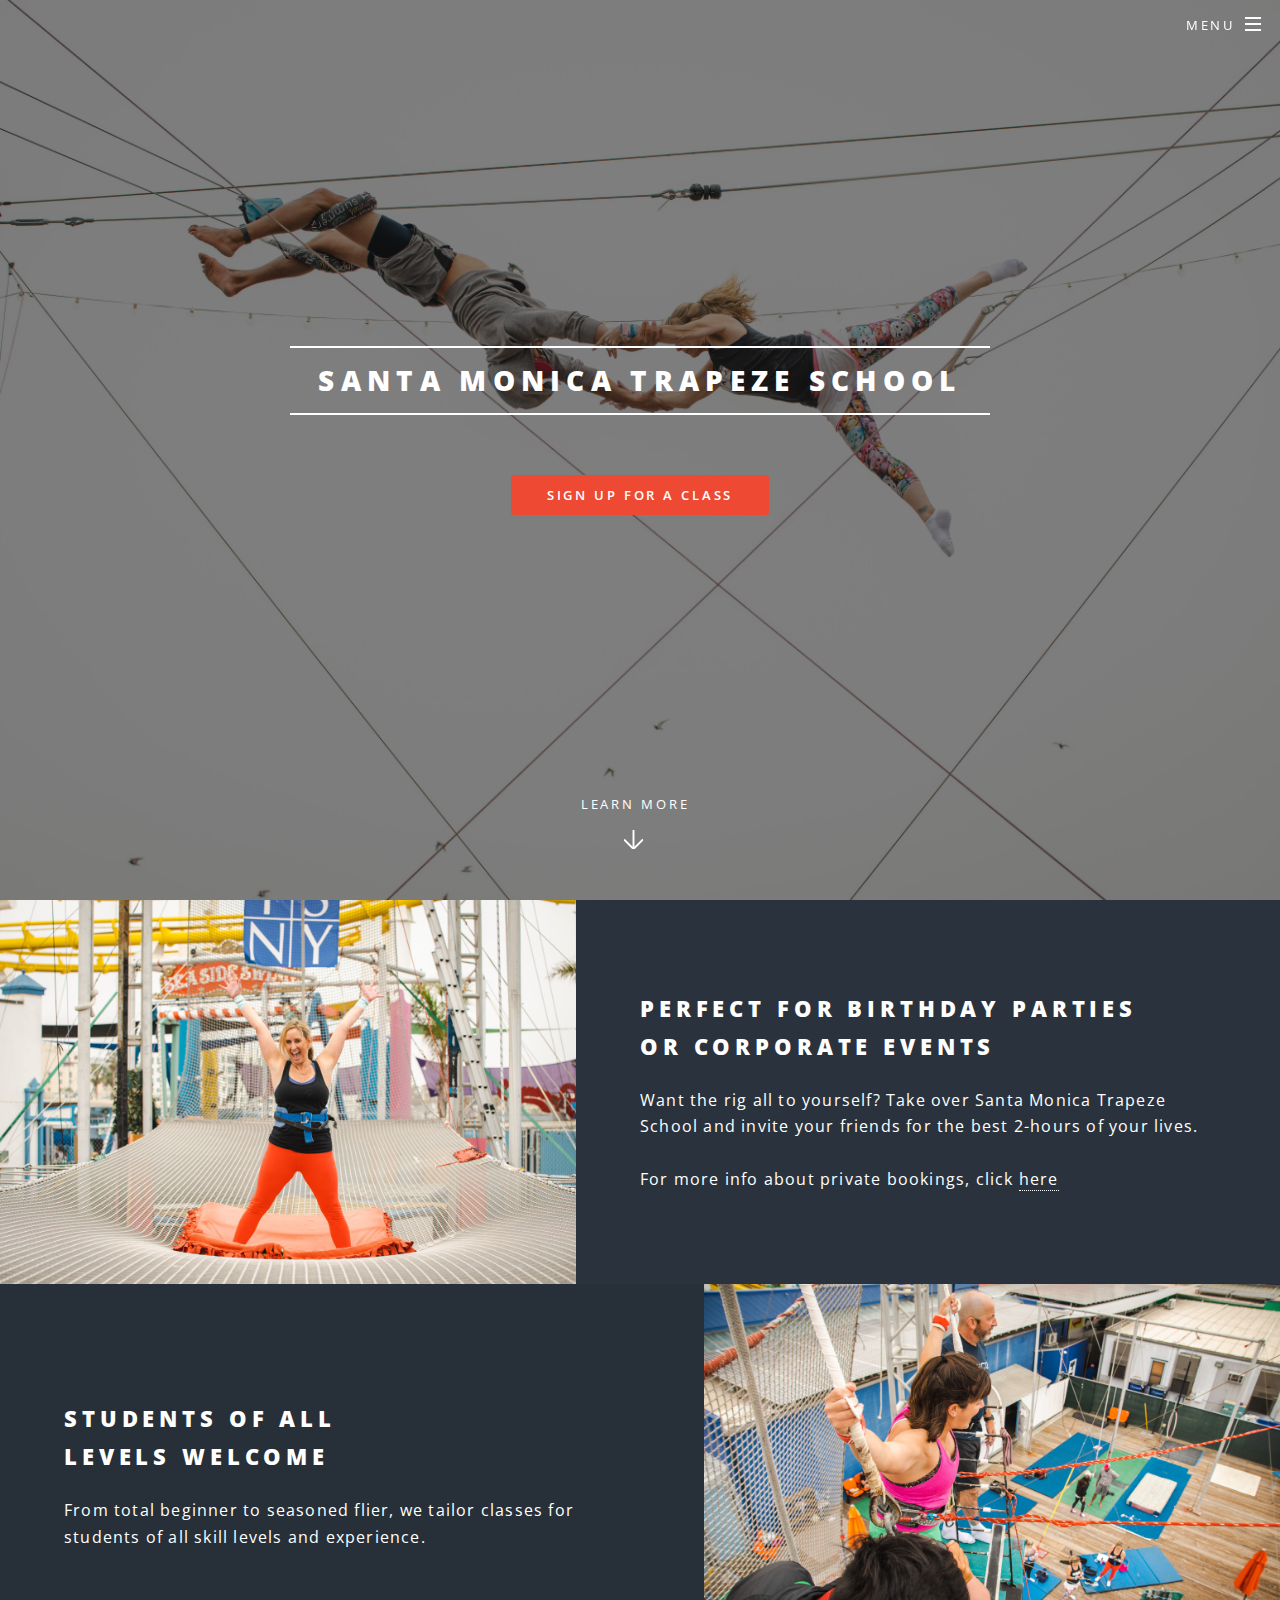
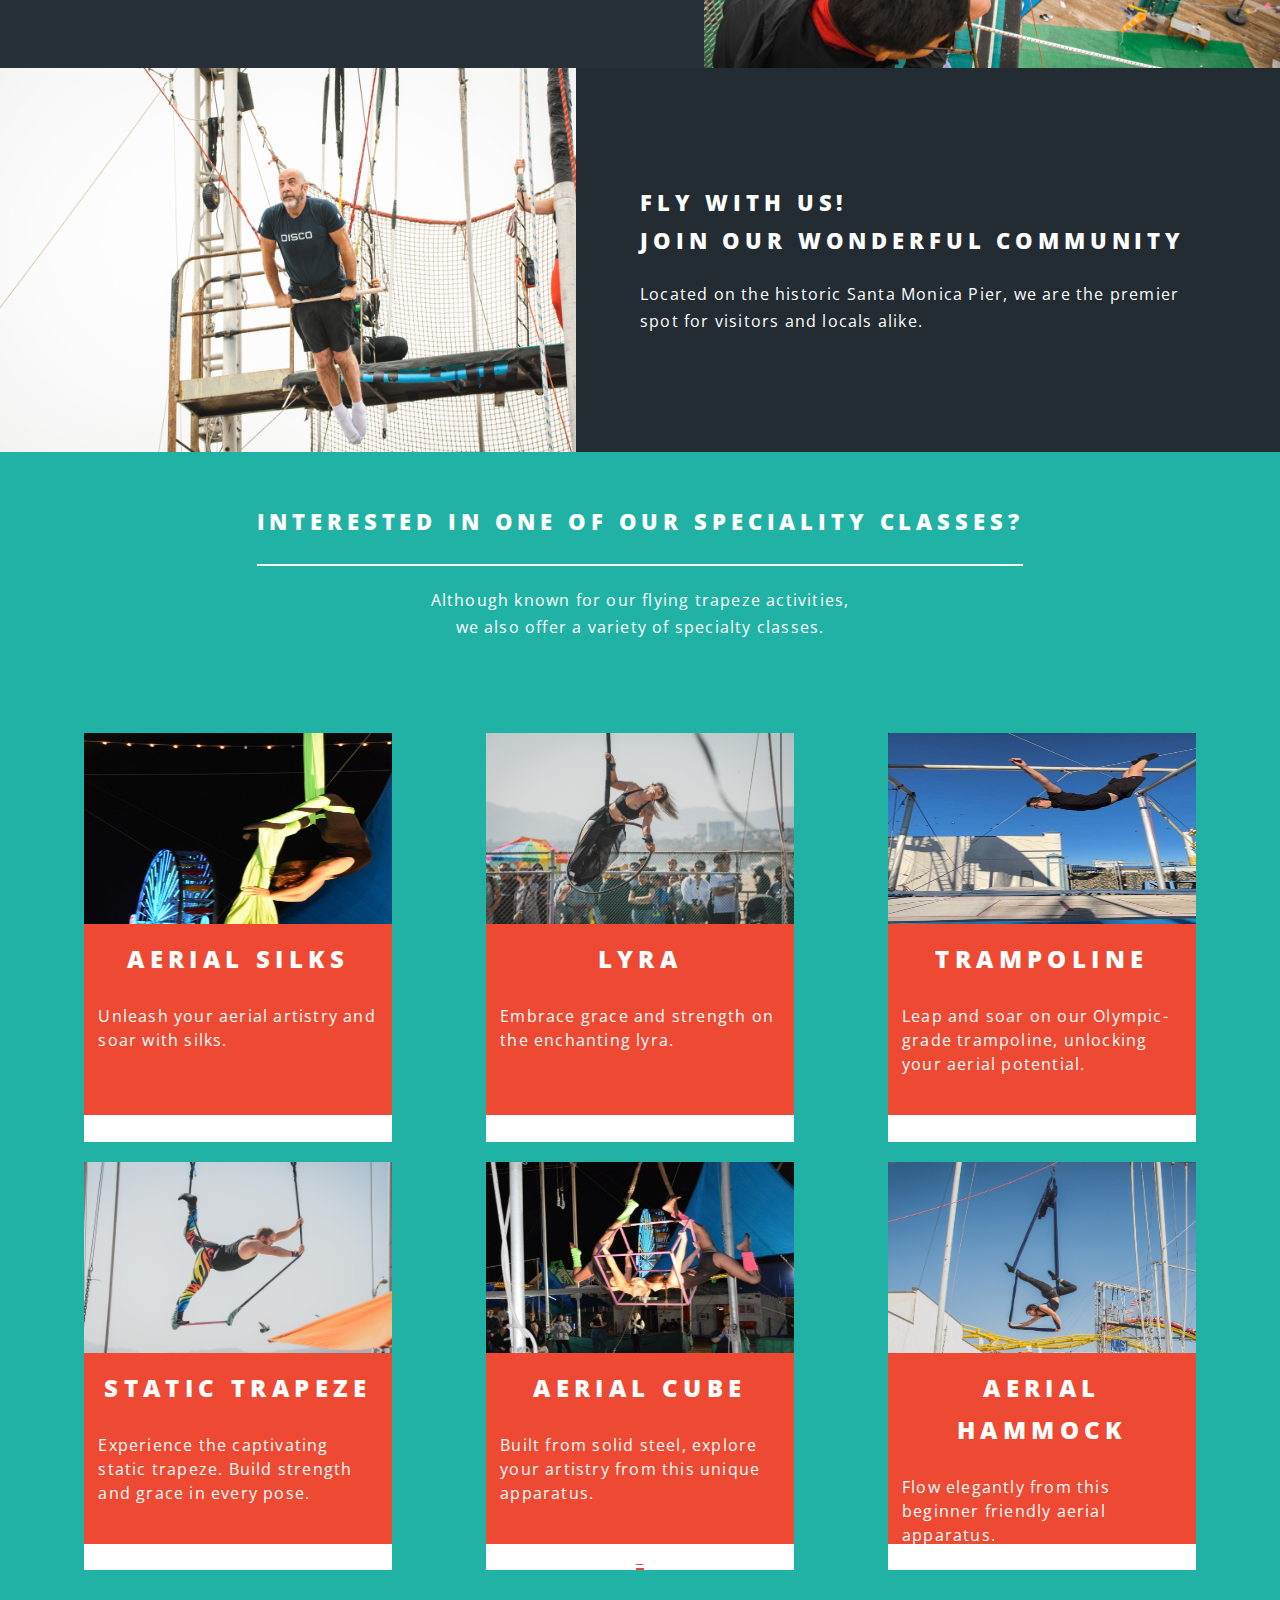
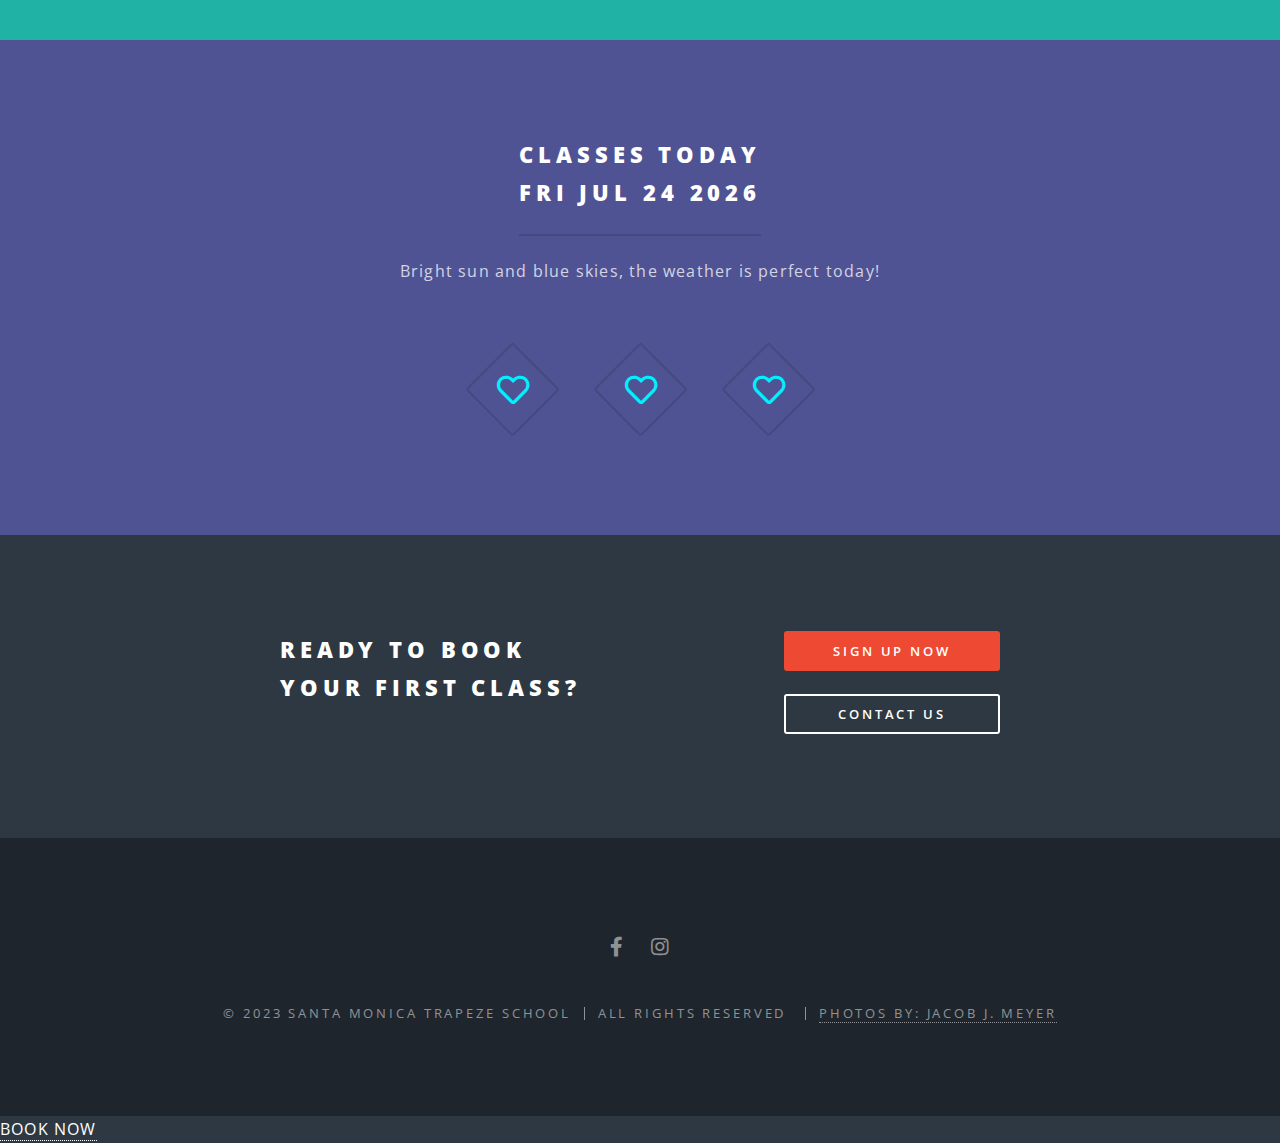
<file: index.html>
<!DOCTYPE HTML>
<!--
	Spectral by HTML5 UP
	html5up.net | @ajlkn
	Free for personal and commercial use under the CCA 3.0 license (html5up.net/license)
-->
<html>
	<head>
		<title>Santa Monica Trapeze School</title>
		<meta charset="utf-8" />
		<meta name="viewport" content="width=device-width, initial-scale=1, user-scalable=no" />
		<link rel="stylesheet" href="assets/css/main.css" />
		<link rel="icon" href="images/logo.png" type="image/icon type"/>
		<noscript><link rel="stylesheet" href="assets/css/noscript.css" /></noscript>
		<!-- Google tag (gtag.js) -->
		<script async src="https://www.googletagmanager.com/gtag/js?id=AW-11368501579">
		</script>
		<script>
		  window.dataLayer = window.dataLayer || [];
		  function gtag(){dataLayer.push(arguments);}
		  gtag('js', new Date());
		
		  gtag('config', 'AW-11368501579');
		</script>	
	</head>
	<body class="landing is-preload">

		<!-- Page Wrapper -->
			<div id="page-wrapper">

				<!-- Header -->
					<header id="header" class="alt">
						<h1><a href="index.html">Santa Monica Trapeze School</a></h1>
						<nav id="nav">
							<ul>
								<li class="special">
									<a href="#menu" class="menuToggle"><span>Menu</span></a>
									<div id="menu">
										<ul>
											<li><a href="index.html">Home</a></li>
											<li><a href="classes.html">Classes</a></li>
											<li><a href="about.html">About</a></li>
											<li><a href="team.html">Meet Our Team</a></li>
											<li><a href="faq.html">FAQ</a></li>
											<li><a href="https://waiver.smartwaiver.com/w/kgowbh1hksqfcbqcndsox2/web/" target="_blank">Waiver</a></li>
											<li><a href="https://logbook.trapezeschool.com/users/login/?url=https%3A%2F%2Flogbook.trapezeschool.com%2Findex.php&code=user" target="_blank">Logbook</a></li>
											<li><a href="contact.html">Contact Us</a></li>

										</ul>
									</div>
								</li>
							</ul>
						</nav>
					</header>

				<!-- Banner -->
					<section id="banner">
						<div class="inner"> 
							<h2>Santa Monica Trapeze School</h2>
							<p></p>
							<ul class="actions special">
								<li><a href="classes.html" class="button primary">Sign Up For A Class</a></li>
							</ul>
						</div>
						<a href="#one" class="more scrolly">Learn More</a>
					</section>
					
				<!-- Two -->
					<section id="two" class="wrapper alt style2">
						<section class="spotlight">
							<div class="image"><img src="images/Lisa.jpeg" alt="" /></div><div class="content">
								<h2>Perfect for birthday parties<br />
								or corporate events</h2>
								<p>Want the rig all to yourself? Take over Santa Monica Trapeze School and invite your friends for the best 2-hours of your lives.<br />
								<br/>For more info about private bookings, click <a href="privateEvents.html">here</a></p>
							</div>
						</section>
						<section class="spotlight">
							<div class="image"><img src="images/Party.jpeg" alt="" /></div><div class="content">
								<h2>Students of all<br />
								levels welcome</h2>
								<p>From total beginner to seasoned flier, we tailor classes for students of all skill levels and experience.</p>
							</div>
						</section>
						<section class="spotlight">
							<div class="image"><img src="images/Damien.jpeg" alt="" /></div><div class="content">
								<h2>Fly with us!<br />
								Join our wonderful community</h2>
								<p>Located on the historic Santa Monica Pier, we are the premier spot for visitors and locals alike.</p>
							</div>
						</section>
					</section>

				
				<!-- Specialty Classes-->
					<section class="specialtyClasses">
						<header class="major">
							<h2>Interested in one of our speciality classes?</h2>
							<p>Although known for our flying trapeze activities,<br />
							we also offer a variety of specialty classes.</p>
						</header>
						<div class="container-a">
							<div class="container-b">
								<div class="special-img"><img src="images/silks.jpeg" width="307.55" height="191"></div>
								<div class="special-txt"><h3>Aerial Silks</h3><p>Unleash your aerial artistry and soar with silks.</p></div>
								<a href="https://fareharbor.com/embeds/book/santamonicatrapezeschool/items/472568/?full-items=yes&flow=985979" class="fh-button-true-flat-purple fh-size--small fh=shape--square fh-icon--calendar-check" style="border: 1px solid #fff !important; width: 100% !important;">Book Now</a>
							</div>
							<div class="container-b">
								<div class="special-img"><img src="images/lyra.jpg" width="307.55" height="191"></div>
								<div class="special-txt"><h3>Lyra</h3><p>Embrace grace and strength on the enchanting lyra.</p></div>
								<a href="https://fareharbor.com/embeds/book/santamonicatrapezeschool/items/472601/?full-items=yes&flow=985979" class="fh-button-true-flat-purple fh-size--small fh-shape--square fh-icon--calendar-check" style="border: 1px solid #fff !important; width: 100% !important;">Book Now</a>
							</div>
							<div class="container-b">
								<div class="special-img"><img src="images/trampoline.jpeg" width="307.55" height="191"></div>
								<div class="special-txt"><h3>Trampoline</h3><p>Leap and soar on our Olympic-grade trampoline, unlocking your aerial potential.</p></div>
								<a href="https://fareharbor.com/embeds/book/santamonicatrapezeschool/items/472579/?full-items=yes&flow=985979" class="fh-button-true-flat-purple fh-size--small fh-shape--square fh-icon--calendar-check" style="border: 1px solid #fff !important; width: 100% !important;">Book Now</a>
							</div>
							<div class="container-b">
								<div class="special-img"><img src="images/staticTrap.jpg" width="307.55" height="191"></div>
								<div class="special-txt"><h3>Static Trapeze</h3><p>Experience the captivating static trapeze. Build strength and grace in every pose.</p></div>
								<a href="https://fareharbor.com/embeds/book/santamonicatrapezeschool/items/472576/?full-items=yes&flow=987718" class="fh-button-true-flat-purple fh-size--small fh-shape--square fh-icon--calendar-check" style="border: 1px solid #fff !important; width: 100% !important;">Book Now</a>
							</div>
							<div class="container-b">
								<div class="special-img"><img src="images/cube.jpeg" width="307.55" height="191"></div>
								<div class="special-txt"><h3>Aerial Cube</h3><p>Built from solid steel, explore your artistry from this unique apparatus.</p></div>
								<a href="#" class="fh-button-true-flat-red fh-size--small fh-shape--square" style=" width: 100% !important; color: #ed4933 !important; border-bottom: 2px solid #ed4933 !important;"> _  </a>
							</div>
							<div class="container-b">
								<div class="special-img"><img src="images/hammock.jpg" width="307.55" height="191"></div>
								<div class="special-txt"><h3>Aerial Hammock</h3><p>Flow elegantly from this beginner friendly aerial apparatus.</p></div>
								<a href="https://fareharbor.com/embeds/book/santamonicatrapezeschool/items/472787/?full-items=yes&flow=985979" class="fh-button-true-flat-purple fh-size--small fh-shape--square fh-icon--calendar-check" style="border: 1px solid #fff !important; width: 100% !important;">Book Now</a>
							</div>
						</div>
					</section>
				
				<!-- One -->
					<section id="one" class="wrapper style3 special">
						<div class="inner">
							<header class="major">
								<h2 id="dailyNotice"><!-- Classes Today announcement (autofilled in javascript main.js) --></h2>
								<p>Bright sun and blue skies, the weather is perfect today!</p>
								<!-- <p>Flying Trapeze at 7:00 pm.</p> -->
							</header>
							<ul class="icons major">
								<li><span class="icon fa-heart major style2"><span class="label">Lorem</span></span></li>
								<li><span class="icon fa-heart major style2"><span class="label">Ipsum</span></span></li>
								<li><span class="icon fa-heart major style2"><span class="label">Dolor</span></span></li>
							</ul>
							<center><div style="width: 30vw !important;" class="fh-hide--mobile"><!-- FareHarbor calendar -->
<script src="https://fareharbor.com/embeds/script/calendar/santamonicatrapezeschool/?fallback=simple&amp;full-items=yes"></script></div>
<div style="width: 80vw" class="fh-hide--desktop"><!-- FareHarbor calendar -->
<script src="https://fareharbor.com/embeds/script/calendar/santamonicatrapezeschool/?fallback=simple&amp;full-items=yes"></script></div>
</center>
						</div>
					</section>
				
				<!-- CTA -->
				<section id="cta" class="wrapper style4">
					<div class="inner">
						<header>
							<h2>Ready to book <br>your first class?</h2>
							<!-- <p>We're excited to have you!</p> -->
						</header>
						<ul class="actions stacked">
							<li><a href="https://fareharbor.com/embeds/book/santamonicatrapezeschool/?full-items=yes" class="button fit primary">Sign Up Now</a></li>
							<li><a href="contact.html" class="button fit">Contact Us</a></li>
						</ul>
					</div>
				</section>

				<!-- Footer -->
					<footer id="footer">
						<ul class="icons">
							<li><a href="https://www.facebook.com/TSNYLA" target="_blank" class="icon brands fa-facebook-f"><span class="label">Facebook</span></a></li>
							<li><a href="https://www.instagram.com/santamonicatrapezeschool/" target="_blank" class="icon brands fa-instagram"><span class="label">Instagram</span></a></li>
						</ul>
						<ul class="copyright">
							<li>&copy; 2023 Santa Monica Trapeze School</li><li>All Rights Reserved</a></li>
							<li><a href="https://www.behance.net/jacobjmeyer" target="_blank">Photos by: Jacob J. Meyer</a></li>
						</ul>
					</footer>

			</div>

		<!-- Scripts -->
			<script src="assets/js/jquery.min.js"></script>
			<script src="assets/js/jquery.scrollex.min.js"></script>
			<script src="assets/js/jquery.scrolly.min.js"></script>
			<script src="assets/js/browser.min.js"></script>
			<script src="assets/js/breakpoints.min.js"></script>
			<script src="assets/js/util.js"></script>
			<script src="assets/js/main.js"></script>
			<script src="https://fareharbor.com/embeds/api/v1/?autolightframe=yes"></script>

	</body>
</html>
</file>
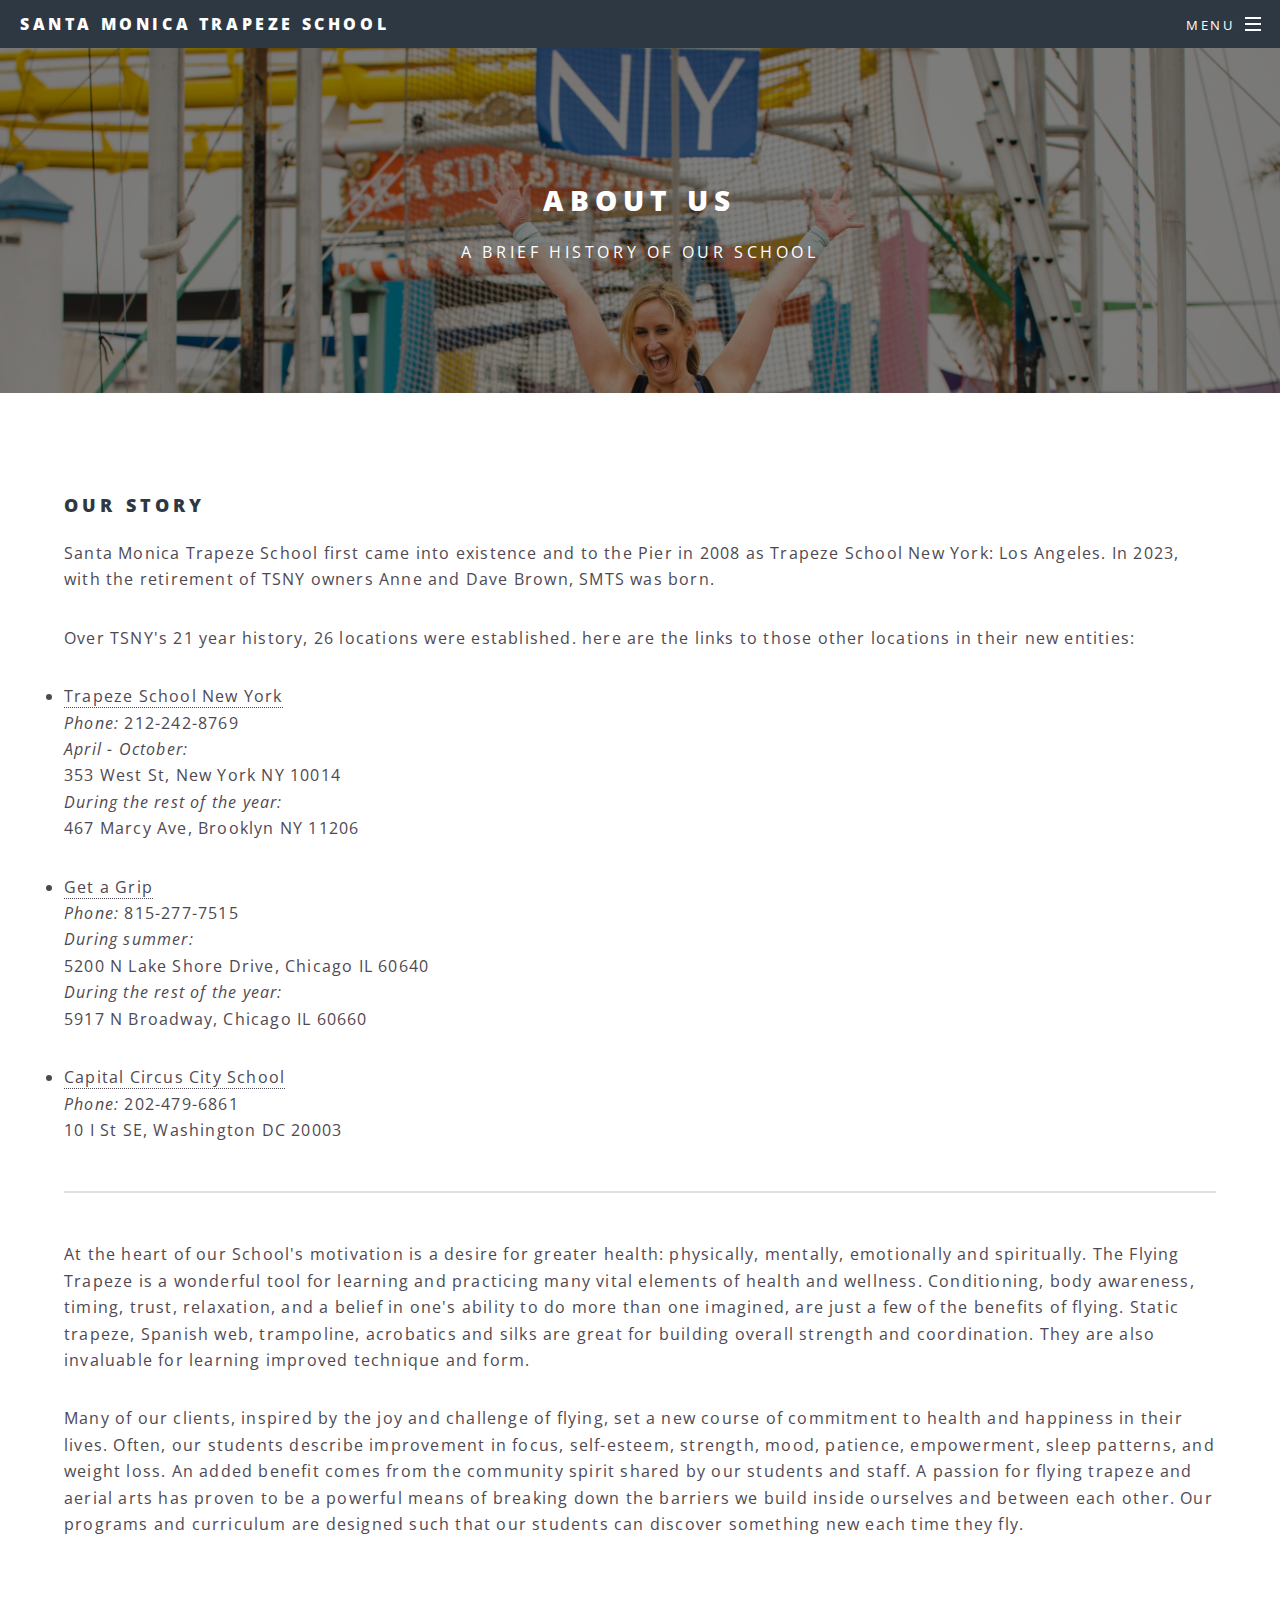
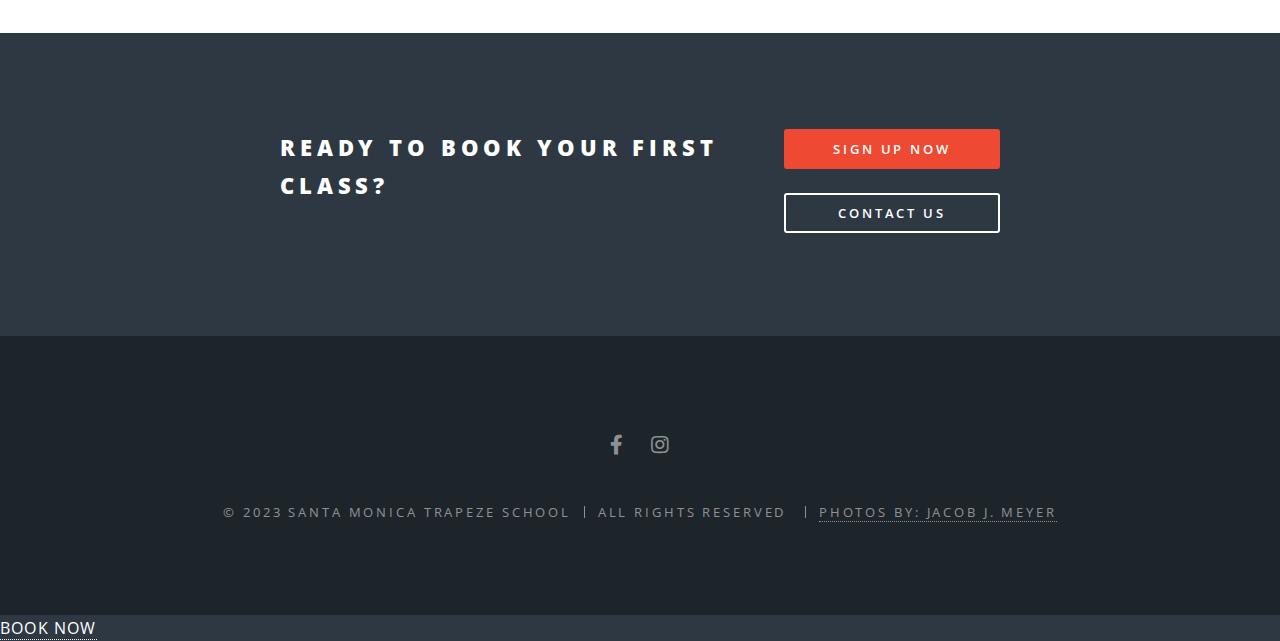
<file: about.html>
<!DOCTYPE HTML>
<!--
	Spectral by HTML5 UP
	html5up.net | @ajlkn
	Free for personal and commercial use under the CCA 3.0 license (html5up.net/license)
-->
<html>
	<head>
		<title>About Us - Santa Monica Trapeze School</title>
		<meta charset="utf-8" />
		<meta name="viewport" content="width=device-width, initial-scale=1, user-scalable=no" />
		<link rel="stylesheet" href="assets/css/main.css" />
		<link rel="icon" href="images/logo.png" type="image/icon type"/>
		<noscript><link rel="stylesheet" href="assets/css/noscript.css" /></noscript>
		<!-- Google tag (gtag.js) -->
		<script async src="https://www.googletagmanager.com/gtag/js?id=AW-11368501579">
		</script>
		<script>
		  window.dataLayer = window.dataLayer || [];
		  function gtag(){dataLayer.push(arguments);}
		  gtag('js', new Date());
		
		  gtag('config', 'AW-11368501579');
		</script>
	</head>
	<body class="is-preload">

		<!-- Page Wrapper -->
			<div id="page-wrapper">

				<!-- Header -->
					<header id="header">
						<h1><a href="index.html">Santa Monica Trapeze School</a></h1>
						<nav id="nav">
							<ul>
								<li class="special">
									<a href="#menu" class="menuToggle"><span>Menu</span></a>
									<div id="menu">
										<ul>
											<li><a href="index.html">Home</a></li>
											<li><a href="classes.html">Classes</a></li>
											<li><a href="about.html">About</a></li>
											<li><a href="team.html">Meet Our Team</a></li>
											<li><a href="faq.html">FAQ</a></li>
											<li><a href="https://waiver.smartwaiver.com/w/kgowbh1hksqfcbqcndsox2/web/" target="_blank">Waiver</a></li>
											<li><a href="https://logbook.trapezeschool.com/users/login/?url=https%3A%2F%2Flogbook.trapezeschool.com%2Findex.php&code=user" target="_blank">Logbook</a></li>
											<li><a href="contact.html">Contact Us</a></li>
										</ul>
									</div>
								</li>
							</ul>
						</nav>
					</header>

				<!-- Main -->
					<article id="main">
						<header>
							<h2>About Us</h2>
							<p>A brief history of our school</p>
						</header>
						<section class="wrapper style5">
							<div class="inner">

								<h3>Our Story</h3>

								<p>Santa Monica Trapeze School first came into existence and to the Pier in 2008 as Trapeze School New York: Los Angeles. In 2023, with the retirement of TSNY owners Anne and Dave Brown, SMTS was born.</p>
								
								<p>Over TSNY's 21 year history, 26 locations were established. here are the links to those other locations in their new entities:</p>
								
								<li><a href="https://www.trapezeschool.com" target="_blank">Trapeze School New York</a></li>
								<p><i>Phone: </i>212-242-8769 <br>
									<i>April - October:</i> <br>353 West St, New York NY 10014<br>
									<i>During the rest of the year:</i> <br> 467 Marcy Ave, Brooklyn NY 11206
								</p>
								
								<li><a href="https://getagriptrapeze.com/" target="_blank">Get a Grip</a></li>
								<p><i>Phone: </i>815-277-7515 <br>
									<i>During summer:</i> <br>5200 N Lake Shore Drive, Chicago IL 60640 <br>
									<i>During the rest of the year:</i> <br> 5917 N Broadway, Chicago IL 60660
								</p>
								

								<li><a href="https://www.capcitycircus.com/" target="_blank">Capital Circus City School</a></li>
								<p><i>Phone: </i>202-479-6861<br>
									10 I St SE, Washington DC 20003
								</p>

								<hr />
								
								<p>At the heart of our School's motivation is a desire for greater health: physically, mentally, emotionally and spiritually. The Flying Trapeze is a wonderful tool for learning and practicing many vital elements of health and wellness. Conditioning, body awareness, timing, trust, relaxation, and a belief in one's ability to do more than one imagined, are just a few of the benefits of flying. Static trapeze, Spanish web, trampoline, acrobatics and silks are great for building overall strength and coordination. They are also invaluable for learning improved technique and form.</p>

								<p>Many of our clients, inspired by the joy and challenge of flying, set a new course of commitment to health and happiness in their lives. Often, our students describe improvement in focus, self-esteem, strength, mood, patience, empowerment, sleep patterns, and weight loss. An added benefit comes from the community spirit shared by our students and staff. A passion for flying trapeze and aerial arts has proven to be a powerful means of breaking down the barriers we build inside ourselves and between each other. Our programs and curriculum are designed such that our students can discover something new each time they fly.</p>
								
							</div>
						</section>
					</article>


				<!-- CTA -->
				<section id="cta" class="wrapper style4">
					<div class="inner">
						<header>
							<h2>Ready to book your first class?</h2>
							
						</header>
						<ul class="actions stacked">
							<li><a href="classes.html" class="button fit primary">Sign Up Now</a></li>
							<li><a href="contact.html" class="button fit">Contact Us</a></li>
						</ul>
					</div>
				</section>
					
				<!-- Footer -->
				<footer id="footer">
					<ul class="icons">
						<li><a href="https://www.facebook.com/TSNYLA" target="_blank" class="icon brands fa-facebook-f"><span class="label">Facebook</span></a></li>
						<li><a href="https://www.instagram.com/santamonicatrapezeschool/" target="_blank" class="icon brands fa-instagram"><span class="label">Instagram</span></a></li>
					</ul>
					<ul class="copyright">
						<li>&copy; 2023 Santa Monica Trapeze School</li><li>All Rights Reserved</a></li>
						<li><a href="https://www.behance.net/jacobjmeyer" target="_blank">Photos by: Jacob J. Meyer</a></li>
					</ul>
				</footer>

			</div>

		<!-- Scripts -->
			<script src="assets/js/jquery.min.js"></script>
			<script src="assets/js/jquery.scrollex.min.js"></script>
			<script src="assets/js/jquery.scrolly.min.js"></script>
			<script src="assets/js/browser.min.js"></script>
			<script src="assets/js/breakpoints.min.js"></script>
			<script src="assets/js/util.js"></script>
			<script src="assets/js/main.js"></script>

	</body>
</html>
</file>
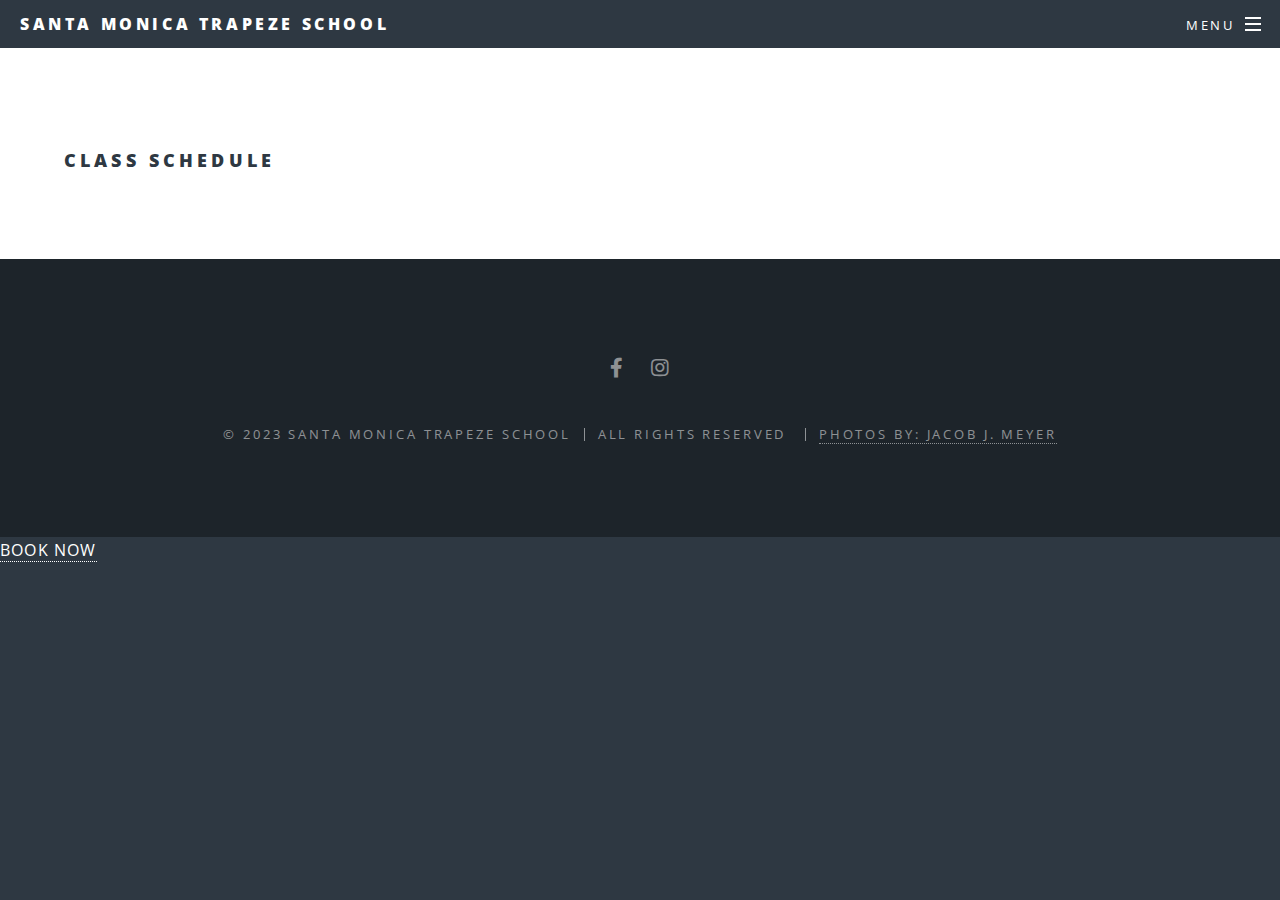
<file: classes.html>
<!DOCTYPE HTML>
<!--
	Spectral by HTML5 UP
	html5up.net | @ajlkn
	Free for personal and commercial use under the CCA 3.0 license (html5up.net/license)
-->
<html>
	<head>
		<title>Sign Up For Classes - Santa Monica Trapeze School</title>
		<meta charset="utf-8" />
		<meta name="viewport" content="width=device-width, initial-scale=1, user-scalable=no" />
		<link rel="stylesheet" href="assets/css/main.css" />
		<link rel="icon" href="images/logo.png" type="image/icon type"/>
		<noscript><link rel="stylesheet" href="assets/css/noscript.css" /></noscript>
		<!-- Google tag (gtag.js) -->
		<script async src="https://www.googletagmanager.com/gtag/js?id=AW-11368501579">
		</script>
		<script>
		  window.dataLayer = window.dataLayer || [];
		  function gtag(){dataLayer.push(arguments);}
		  gtag('js', new Date());
		
		  gtag('config', 'AW-11368501579');
		</script>
	</head>
	<body class="is-preload">

		<!-- Page Wrapper -->
			<div id="page-wrapper">

				<!-- Header -->
					<header id="header">
						<h1><a href="index.html">Santa Monica Trapeze School</a></h1>
						<nav id="nav">
							<ul>
								<li class="special">
									<a href="#menu" class="menuToggle"><span>Menu</span></a>
									<div id="menu">
										<ul>
											<li><a href="index.html">Home</a></li>
											<li><a href="classes.html">Classes</a></li>
											<li><a href="about.html">About</a></li>
											<li><a href="team.html">Meet Our Team</a></li>
											<li><a href="faq.html">FAQ</a></li>
											<li><a href="https://waiver.smartwaiver.com/w/kgowbh1hksqfcbqcndsox2/web/" target="_blank">Waiver</a></li>
											<li><a href="https://logbook.trapezeschool.com/users/login/?url=https%3A%2F%2Flogbook.trapezeschool.com%2Findex.php&code=user" target="_blank">Logbook</a></li>
											<li><a href="contact.html">Contact Us</a></li>
										</ul>
									</div>
								</li>
							</ul>
						</nav>
					</header>

				<!-- Main -->
					<article id="main">
						
						<section class="wrapper style5">
							<div class="inner">

								<h3>Class Schedule</h3>

								<div style="width: 63vw !important;"><!-- FareHarbor item grid of flow #985979 -->
<script src="https://fareharbor.com/embeds/script/items/santamonicatrapezeschool/?full-items=yes&amp;fallback=simple&flow=985979"></script></div>

								<!-- Old Text and System 
								<p>Booking system coming soon. Maybe. ¯\_(ツ)_/¯</p>
								
								<form action="#">
									<label for="lang">Session Type</label>
									<select name="languages" id="lang">
										<option value="allSessions">All Sessions</option>
										<option value="flyingTrap">Flying Trapeze</option>
										<option value="silks">Aerial Silks</option>
										<option value="lyra">Lyra</option>
										<option value="tramp">Trampoline</option>
										<option value="staticTrap">Static Trapeze</option>
										<option value="cube">Aerial Cube</option>
										<option value="hammock">Aerial Hammock</option>
										
									</select>
									<input type="submit" value="Submit" />

									<label for="dateJump">Jump to date:</label><br>
									<input type="date" id="dateJump" name="dateJump" value="MM/DD/YYYY"><br>
								</form>

								<hr />

								<h4>Order Confirmation</h4>
								<form action="/action_page.php">
									<label for="contactName">Session Type:</label><br>
									<input type="text" id="contactName" name="contactName"><br>
									<label for="contactEmail">Date/Time:</label><br>
									<input type="text" id="contactEmail" name="contactEmail"><br>
									<label for="contactMsg">Total Due:</label><br>
									<input type="text" id="contactMsg" name="contactMsg"><br>
									<label for="contactMsg">Number of People:</label><br>
									<input type="text" id="contactMsg" name="contactMsg"><br>
									<label for="contactMsg">Email:</label><br>
									<input type="text" id="contactMsg" name="contactMsg"><br>
									<label for="bday">Date of Birth:</label><br>
									<input type="date" id="bday" name="bday" value="MM/DD/YYYY"><br>
									<label for="contactMsg">Payment Method:</label><br>
									<input type="text" id="contactMsg" name="contactMsg"><br>
									<input type="submit" value="Submit">
								</form>-->

							</div>
						</section>
					</article>

				<!-- Footer -->
				<footer id="footer">
					<ul class="icons">
						<li><a href="https://www.facebook.com/TSNYLA" target="_blank" class="icon brands fa-facebook-f"><span class="label">Facebook</span></a></li>
						<li><a href="https://www.instagram.com/santamonicatrapezeschool/" target="_blank" class="icon brands fa-instagram"><span class="label">Instagram</span></a></li>
					</ul>
					<ul class="copyright">
						<li>&copy; 2023 Santa Monica Trapeze School</li><li>All Rights Reserved</a></li>
						<li><a href="https://www.behance.net/jacobjmeyer" target="_blank">Photos by: Jacob J. Meyer</a></li>
					</ul>
				</footer>

			</div>

		<!-- Scripts -->
			<script src="assets/js/jquery.min.js"></script>
			<script src="assets/js/jquery.scrollex.min.js"></script>
			<script src="assets/js/jquery.scrolly.min.js"></script>
			<script src="assets/js/browser.min.js"></script>
			<script src="assets/js/breakpoints.min.js"></script>
			<script src="assets/js/util.js"></script>
			<script src="assets/js/main.js"></script>

	</body>
</html>
</file>
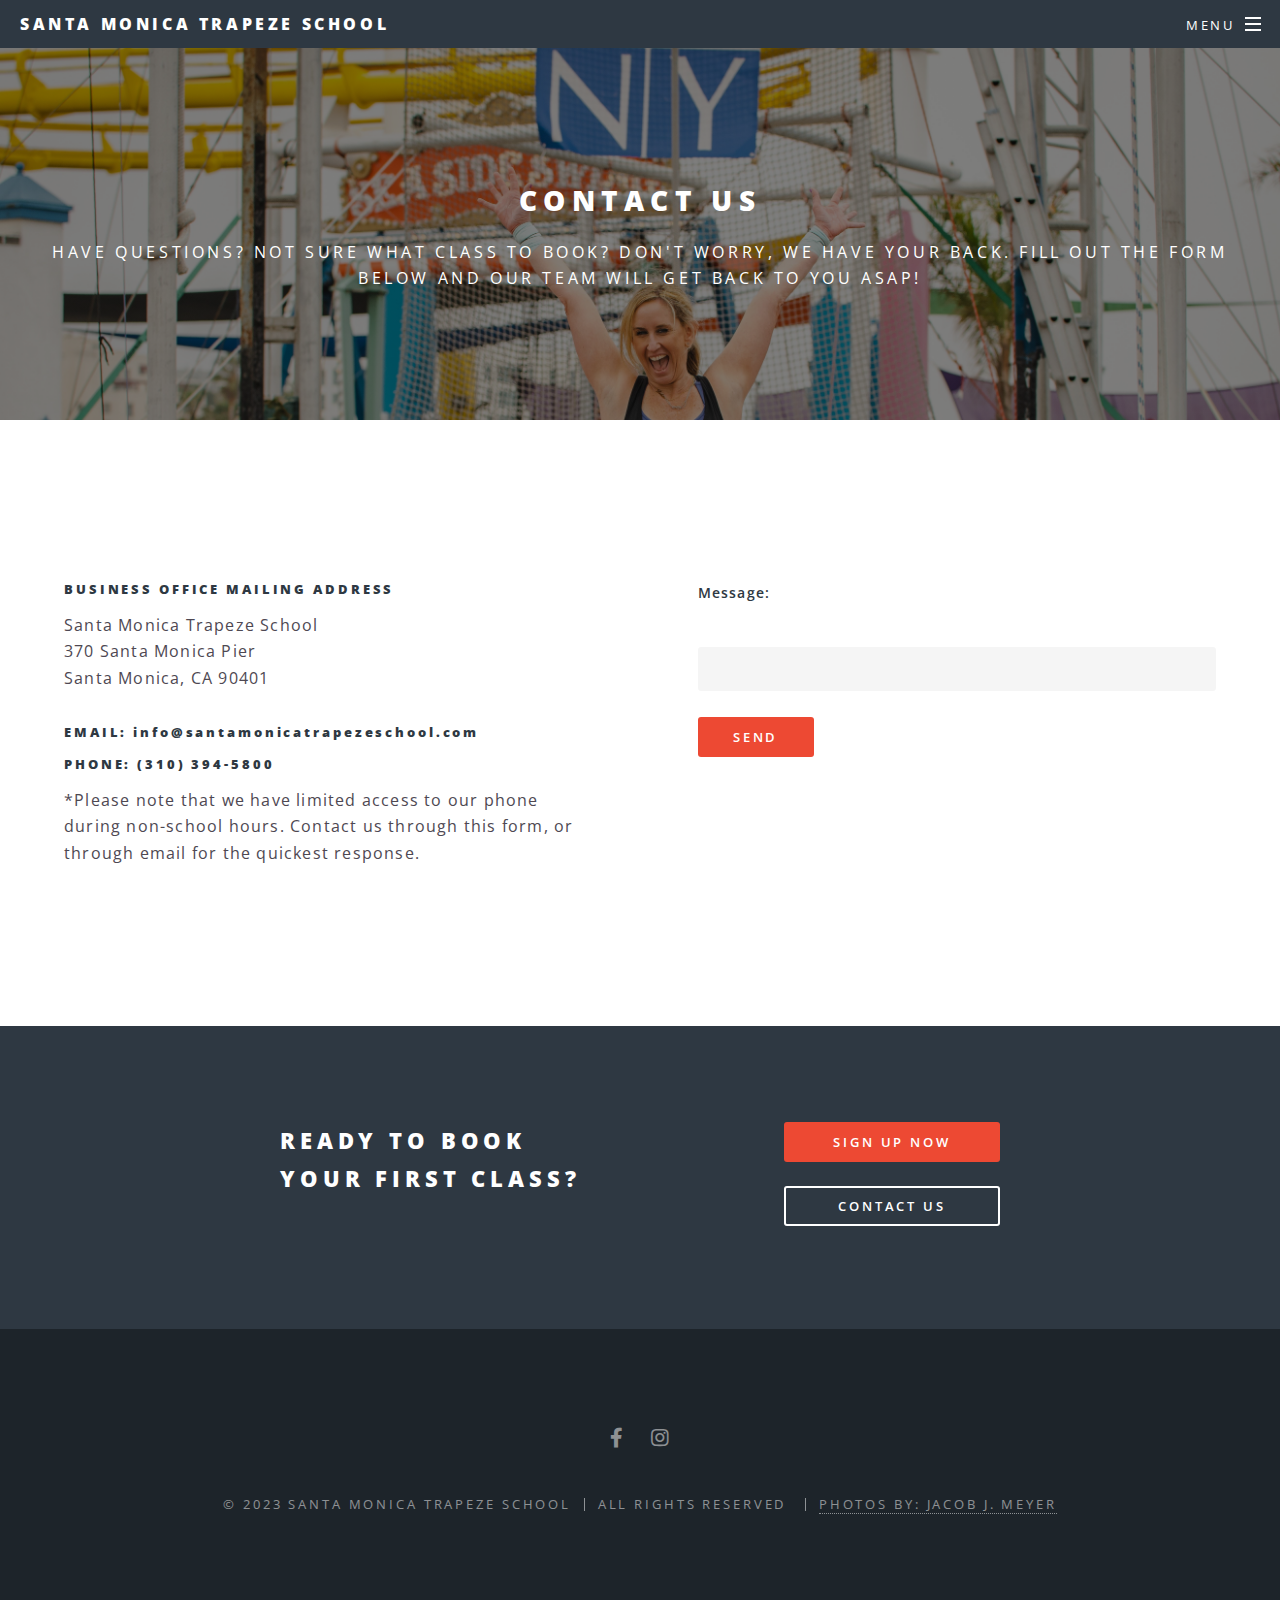
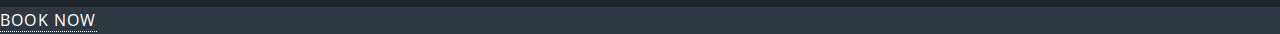
<file: contact.html>
<!DOCTYPE HTML>
<!--
	Spectral by HTML5 UP
	html5up.net | @ajlkn
	Free for personal and commercial use under the CCA 3.0 license (html5up.net/license)
-->
<html>
	<head>
		<title>Contact Us</title>
		<meta charset="utf-8" />
		<meta name="viewport" content="width=device-width, initial-scale=1, user-scalable=no" />
		<link rel="stylesheet" href="assets/css/main.css" />
		<link rel="icon" href="images/logo.png" type="image/icon type"/>
		<noscript><link rel="stylesheet" href="assets/css/noscript.css" /></noscript>
		<!-- Google tag (gtag.js) -->
		<script async src="https://www.googletagmanager.com/gtag/js?id=AW-11368501579">
		</script>
		<script>
		  window.dataLayer = window.dataLayer || [];
		  function gtag(){dataLayer.push(arguments);}
		  gtag('js', new Date());
		
		  gtag('config', 'AW-11368501579');
		</script>
	</head>
	<body class="is-preload">

		<!-- Page Wrapper -->
			<div id="page-wrapper">

				<!-- Header -->
					<header id="header">
						<h1><a href="index.html">Santa Monica Trapeze School</a></h1>
						<nav id="nav">
							<ul>
								<li class="special">
									<a href="#menu" class="menuToggle"><span>Menu</span></a>
									<div id="menu">
										<ul>
											<li><a href="index.html">Home</a></li>
											<li><a href="classes.html">Classes</a></li>
											<li><a href="about.html">About</a></li>
											<li><a href="team.html">Meet Our Team</a></li>
											<li><a href="faq.html">FAQ</a></li>
											<li><a href="https://waiver.smartwaiver.com/w/kgowbh1hksqfcbqcndsox2/web/" target="_blank">Waiver</a></li>
											<li><a href="https://logbook.trapezeschool.com/users/login/?url=https%3A%2F%2Flogbook.trapezeschool.com%2Findex.php&code=user" target="_blank">Logbook</a></li>
											<li><a href="contact.html">Contact Us</a></li>
										</ul>
									</div>
								</li>
							</ul>
						</nav>
					</header>

				<!-- Main -->
					<article id="main">
						<header>
							<h2>Contact Us</h2>
							<p>Have questions? Not sure what class to book? Don't worry, we have your back. Fill out the form below and our team will get back to you ASAP!</p>
						</header>
						<section class="wrapper style5">
							<div class="contact">
								<div class="contactDetails">
									<h5>Business Office Mailing Address</h5>
									<p>Santa Monica Trapeze School<br>
									370 Santa Monica Pier<br>
									Santa Monica, CA 90401</p>

									<h5 style="text-transform:none;">EMAIL: info@santamonicatrapezeschool.com</h5>
									<h5>Phone: (310) 394-5800</h5>
									<p>*Please note that we have limited access to our phone during non-school hours. Contact us through this form, or through email for the quickest response.</p>
								</div>
								<div class="contactForm">
									<form action="mailto:info@santamonicatrapezeschool.com">
										<label for="contactMsg">Message:</label><br>
										<input type="text" id="contactMsg" name="contactMsg"><br>
										<input class="button primary" type="submit" value="Send">
									</form>
								</div>
							</div>
						</section>
					</article>

				<!-- CTA -->
				<section id="cta" class="wrapper style4">
					<div class="inner">
						<header>
							<h2>Ready to book <br>your first class?</h2>
							<!-- <p>We're excited to have you!</p> -->
						</header>
						<ul class="actions stacked">
							<li><a href="classes.html" class="button fit primary">Sign Up Now</a></li>
							<li><a href="contact.html" class="button fit">Contact Us</a></li>
						</ul>
					</div>
				</section>

				<!-- Footer -->
				<footer id="footer">
					<ul class="icons">
						<li><a href="https://www.facebook.com/TSNYLA" target="_blank" class="icon brands fa-facebook-f"><span class="label">Facebook</span></a></li>
						<li><a href="https://www.instagram.com/santamonicatrapezeschool/" target="_blank" class="icon brands fa-instagram"><span class="label">Instagram</span></a></li>
					</ul>
					<ul class="copyright">
						<li>&copy; 2023 Santa Monica Trapeze School</li><li>All Rights Reserved</a></li>
						<li><a href="https://www.behance.net/jacobjmeyer" target="_blank">Photos by: Jacob J. Meyer</a></li>
					</ul>
				</footer>
				
			</div>

		<!-- Scripts -->
			<script src="assets/js/jquery.min.js"></script>
			<script src="assets/js/jquery.scrollex.min.js"></script>
			<script src="assets/js/jquery.scrolly.min.js"></script>
			<script src="assets/js/browser.min.js"></script>
			<script src="assets/js/breakpoints.min.js"></script>
			<script src="assets/js/util.js"></script>
			<script src="assets/js/main.js"></script>

	</body>
</html>
</file>
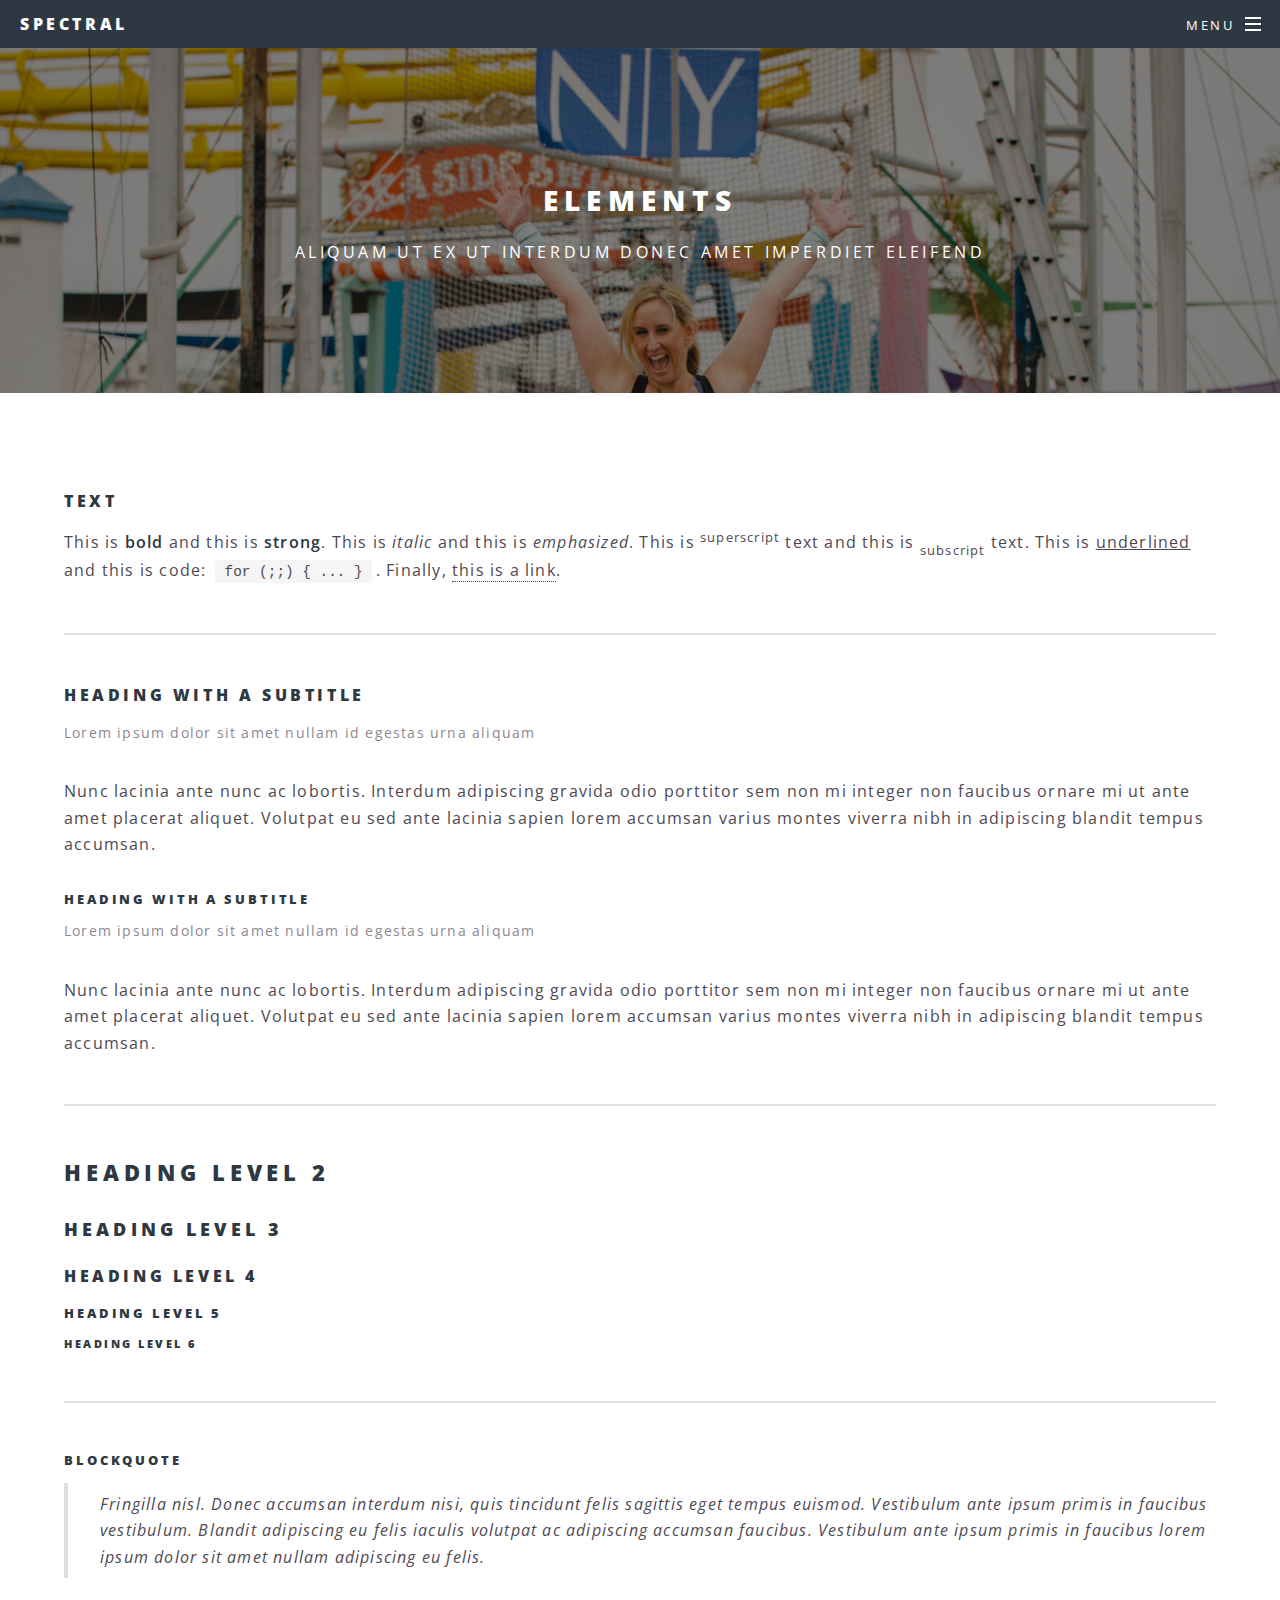
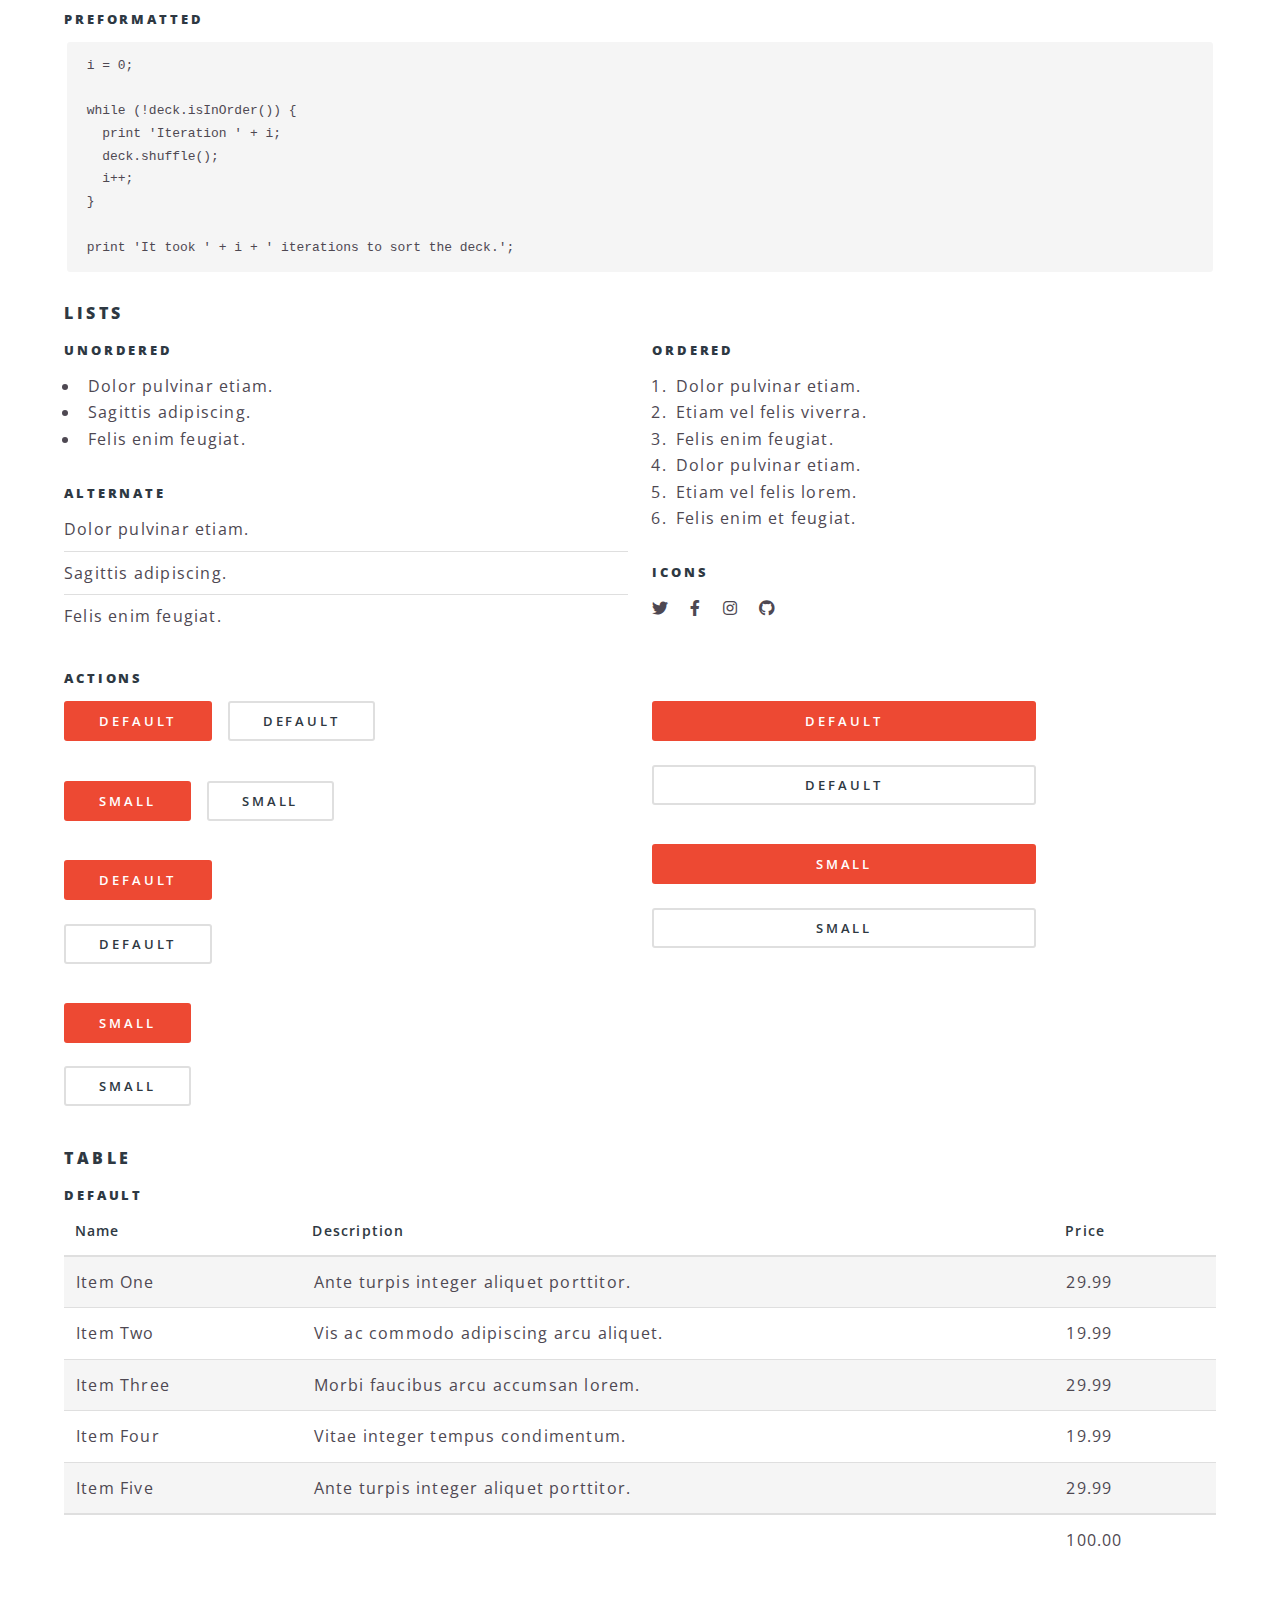
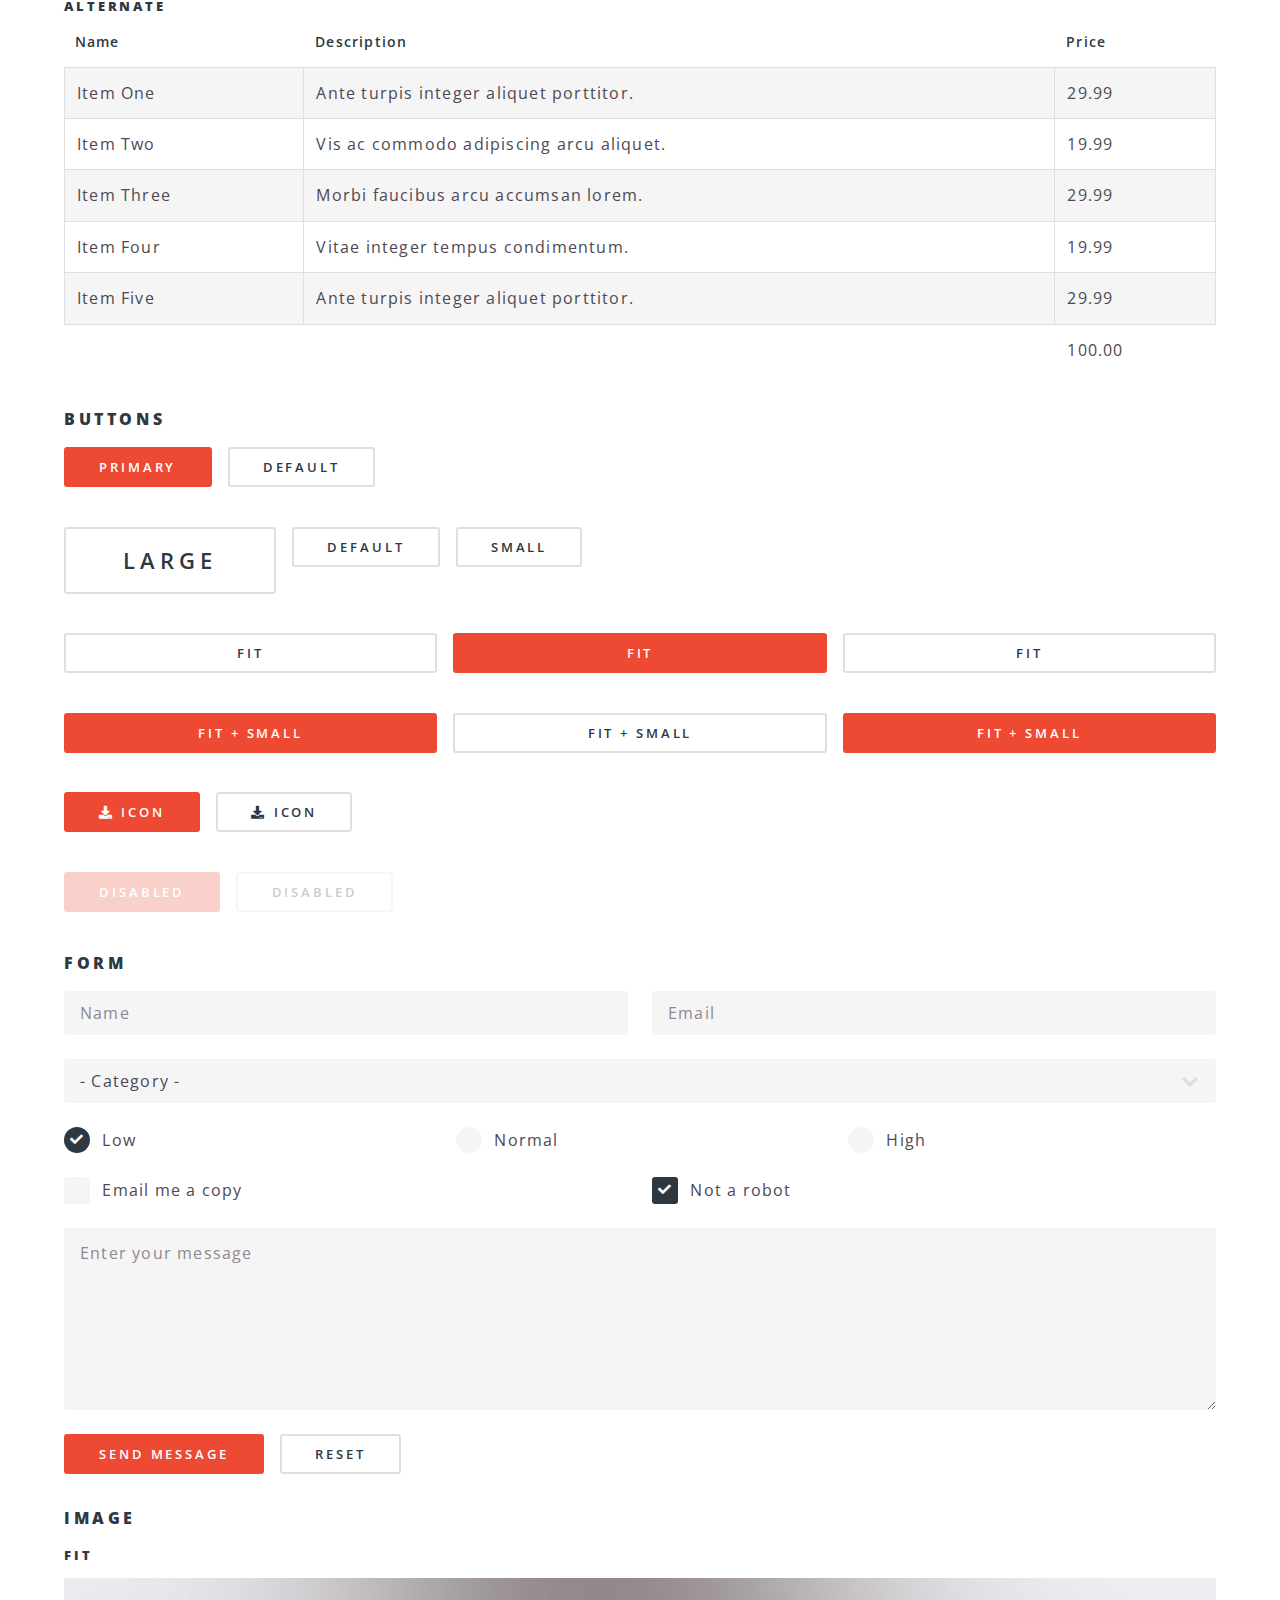
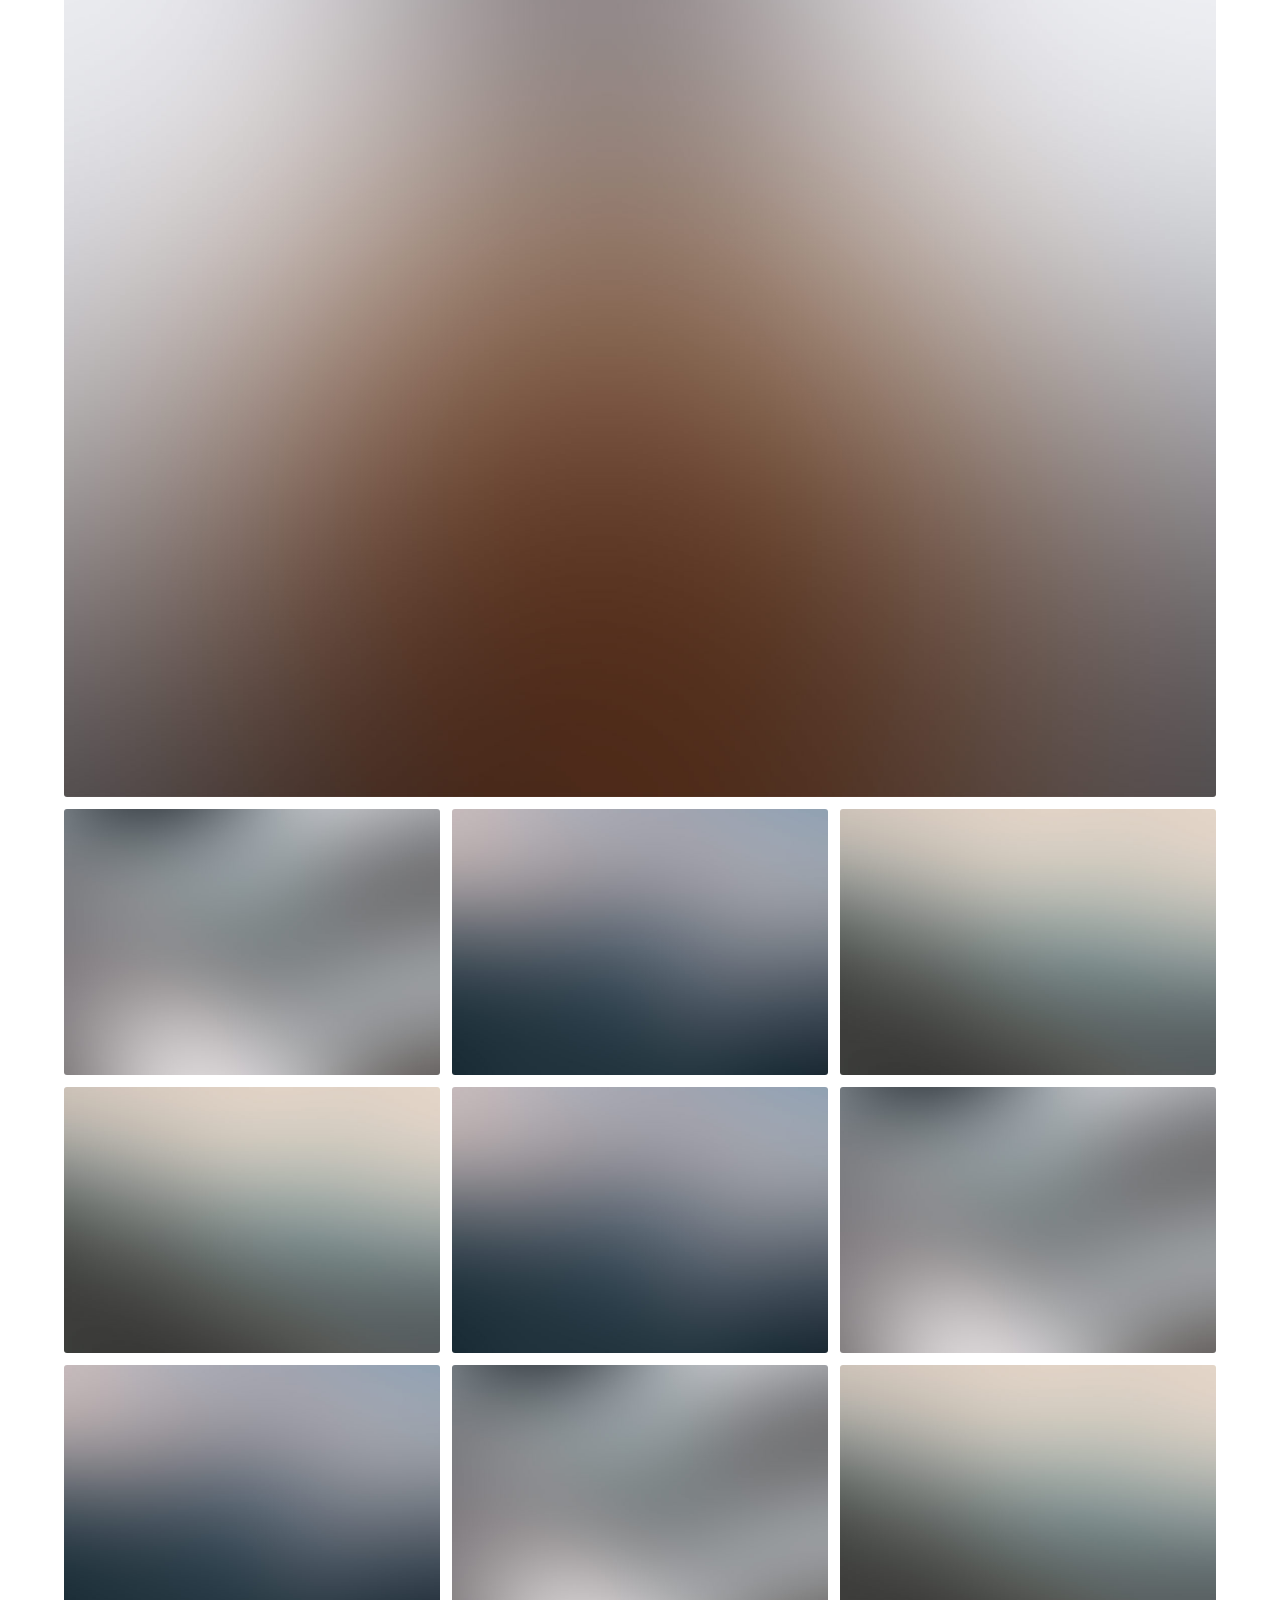
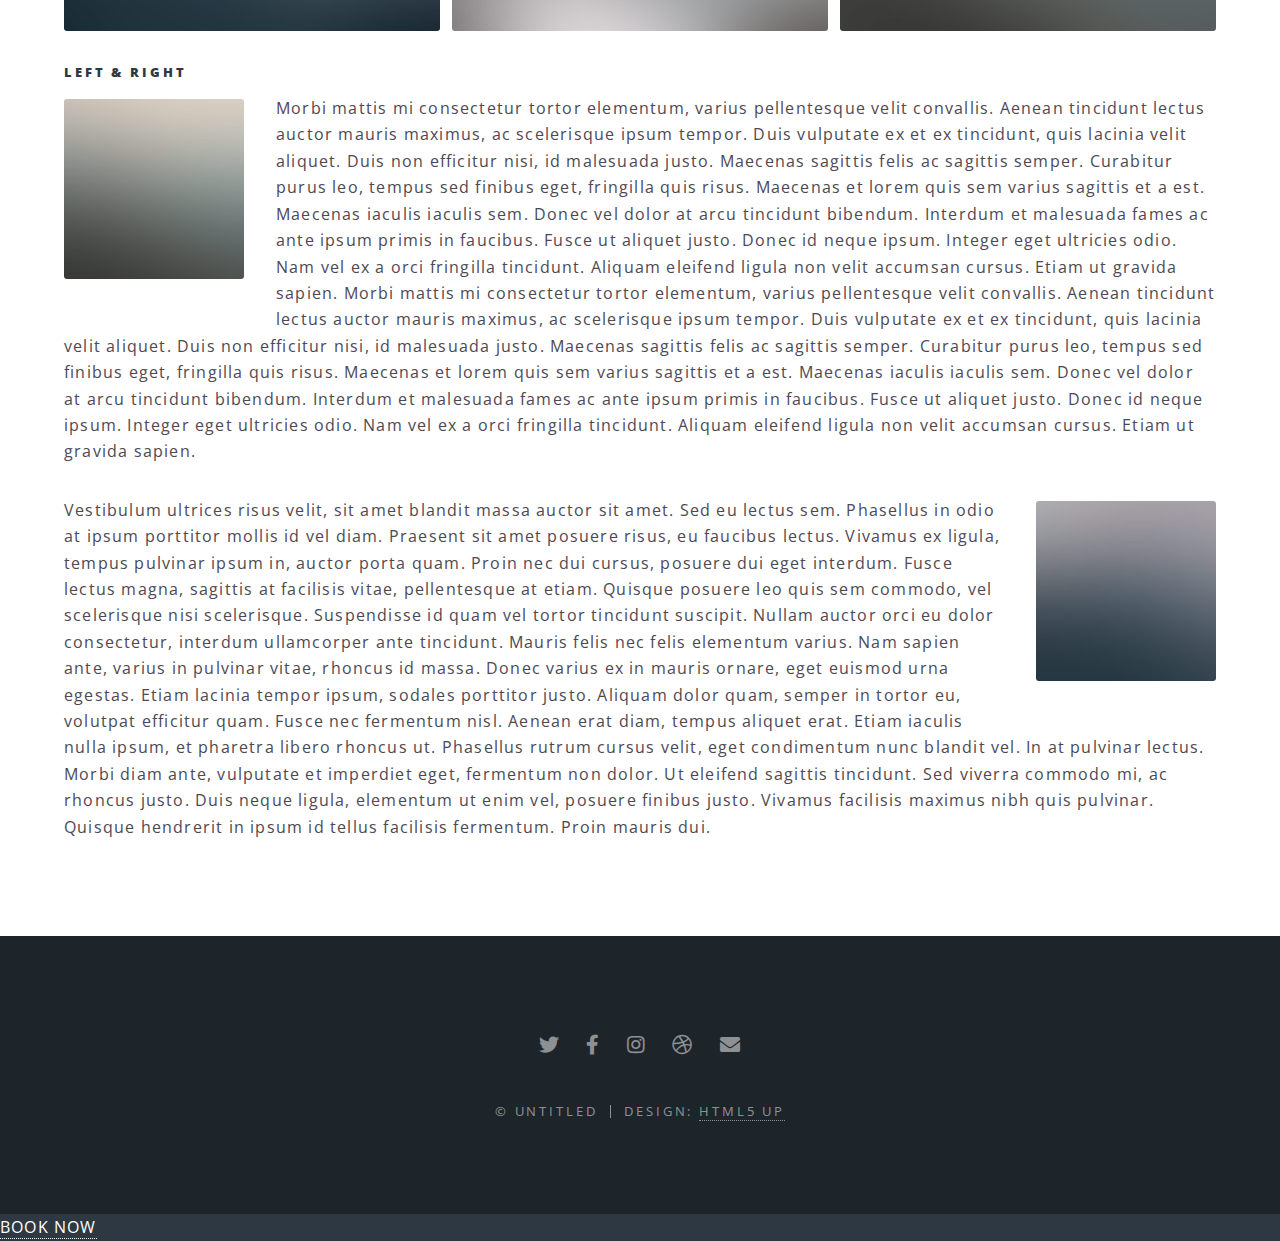
<file: elements.html>
<!DOCTYPE HTML>
<!--
	Spectral by HTML5 UP
	html5up.net | @ajlkn
	Free for personal and commercial use under the CCA 3.0 license (html5up.net/license)
-->
<html>
	<head>
		<title>Elements - Spectral by HTML5 UP</title>
		<meta charset="utf-8" />
		<meta name="viewport" content="width=device-width, initial-scale=1, user-scalable=no" />
		<link rel="stylesheet" href="assets/css/main.css" />
		<noscript><link rel="stylesheet" href="assets/css/noscript.css" /></noscript>
	</head>
	<body class="is-preload">

		<!-- Page Wrapper -->
			<div id="page-wrapper">

				<!-- Header -->
					<header id="header">
						<h1><a href="index.html">Spectral</a></h1>
						<nav id="nav">
							<ul>
								<li class="special">
									<a href="#menu" class="menuToggle"><span>Menu</span></a>
									<div id="menu">
										<ul>
											<li><a href="index.html">Home</a></li>
											<li><a href="generic.html">Generic</a></li>
											<li><a href="elements.html">Elements</a></li>
											<li><a href="#">Sign Up</a></li>
											<li><a href="#">Log In</a></li>
										</ul>
									</div>
								</li>
							</ul>
						</nav>
					</header>

				<!-- Main -->
					<article id="main">
						<header>
							<h2>Elements</h2>
							<p>Aliquam ut ex ut interdum donec amet imperdiet eleifend</p>
						</header>
						<section class="wrapper style5">
							<div class="inner">

								<section>
									<h4>Text</h4>
									<p>This is <b>bold</b> and this is <strong>strong</strong>. This is <i>italic</i> and this is <em>emphasized</em>.
									This is <sup>superscript</sup> text and this is <sub>subscript</sub> text.
									This is <u>underlined</u> and this is code: <code>for (;;) { ... }</code>. Finally, <a href="#">this is a link</a>.</p>
									<hr />
									<header>
										<h4>Heading with a Subtitle</h4>
										<p>Lorem ipsum dolor sit amet nullam id egestas urna aliquam</p>
									</header>
									<p>Nunc lacinia ante nunc ac lobortis. Interdum adipiscing gravida odio porttitor sem non mi integer non faucibus ornare mi ut ante amet placerat aliquet. Volutpat eu sed ante lacinia sapien lorem accumsan varius montes viverra nibh in adipiscing blandit tempus accumsan.</p>
									<header>
										<h5>Heading with a Subtitle</h5>
										<p>Lorem ipsum dolor sit amet nullam id egestas urna aliquam</p>
									</header>
									<p>Nunc lacinia ante nunc ac lobortis. Interdum adipiscing gravida odio porttitor sem non mi integer non faucibus ornare mi ut ante amet placerat aliquet. Volutpat eu sed ante lacinia sapien lorem accumsan varius montes viverra nibh in adipiscing blandit tempus accumsan.</p>
									<hr />
									<h2>Heading Level 2</h2>
									<h3>Heading Level 3</h3>
									<h4>Heading Level 4</h4>
									<h5>Heading Level 5</h5>
									<h6>Heading Level 6</h6>
									<hr />
									<h5>Blockquote</h5>
									<blockquote>Fringilla nisl. Donec accumsan interdum nisi, quis tincidunt felis sagittis eget tempus euismod. Vestibulum ante ipsum primis in faucibus vestibulum. Blandit adipiscing eu felis iaculis volutpat ac adipiscing accumsan faucibus. Vestibulum ante ipsum primis in faucibus lorem ipsum dolor sit amet nullam adipiscing eu felis.</blockquote>
									<h5>Preformatted</h5>
									<pre><code>i = 0;

while (!deck.isInOrder()) {
  print 'Iteration ' + i;
  deck.shuffle();
  i++;
}

print 'It took ' + i + ' iterations to sort the deck.';</code></pre>
								</section>

								<section>
									<h4>Lists</h4>
									<div class="row">
										<div class="col-6 col-12-medium">
											<h5>Unordered</h5>
											<ul>
												<li>Dolor pulvinar etiam.</li>
												<li>Sagittis adipiscing.</li>
												<li>Felis enim feugiat.</li>
											</ul>
											<h5>Alternate</h5>
											<ul class="alt">
												<li>Dolor pulvinar etiam.</li>
												<li>Sagittis adipiscing.</li>
												<li>Felis enim feugiat.</li>
											</ul>
										</div>
										<div class="col-6 col-12-medium">
											<h5>Ordered</h5>
											<ol>
												<li>Dolor pulvinar etiam.</li>
												<li>Etiam vel felis viverra.</li>
												<li>Felis enim feugiat.</li>
												<li>Dolor pulvinar etiam.</li>
												<li>Etiam vel felis lorem.</li>
												<li>Felis enim et feugiat.</li>
											</ol>
											<h5>Icons</h5>
											<ul class="icons">
												<li><a href="#" class="icon brands fa-twitter"><span class="label">Twitter</span></a></li>
												<li><a href="#" class="icon brands fa-facebook-f"><span class="label">Facebook</span></a></li>
												<li><a href="#" class="icon brands fa-instagram"><span class="label">Instagram</span></a></li>
												<li><a href="#" class="icon brands fa-github"><span class="label">Github</span></a></li>
											</ul>
										</div>
									</div>
									<h5>Actions</h5>
									<div class="row">
										<div class="col-6 col-12-medium">
											<ul class="actions">
												<li><a href="#" class="button primary">Default</a></li>
												<li><a href="#" class="button">Default</a></li>
											</ul>
											<ul class="actions small">
												<li><a href="#" class="button primary small">Small</a></li>
												<li><a href="#" class="button small">Small</a></li>
											</ul>
											<ul class="actions stacked">
												<li><a href="#" class="button primary">Default</a></li>
												<li><a href="#" class="button">Default</a></li>
											</ul>
											<ul class="actions stacked">
												<li><a href="#" class="button primary small">Small</a></li>
												<li><a href="#" class="button small">Small</a></li>
											</ul>
										</div>
										<div class="col-6 col-12-medium">
											<ul class="actions stacked">
												<li><a href="#" class="button primary fit">Default</a></li>
												<li><a href="#" class="button fit">Default</a></li>
											</ul>
											<ul class="actions stacked">
												<li><a href="#" class="button primary small fit">Small</a></li>
												<li><a href="#" class="button small fit">Small</a></li>
											</ul>
										</div>
									</div>
								</section>

								<section>
									<h4>Table</h4>
									<h5>Default</h5>
									<div class="table-wrapper">
										<table>
											<thead>
												<tr>
													<th>Name</th>
													<th>Description</th>
													<th>Price</th>
												</tr>
											</thead>
											<tbody>
												<tr>
													<td>Item One</td>
													<td>Ante turpis integer aliquet porttitor.</td>
													<td>29.99</td>
												</tr>
												<tr>
													<td>Item Two</td>
													<td>Vis ac commodo adipiscing arcu aliquet.</td>
													<td>19.99</td>
												</tr>
												<tr>
													<td>Item Three</td>
													<td> Morbi faucibus arcu accumsan lorem.</td>
													<td>29.99</td>
												</tr>
												<tr>
													<td>Item Four</td>
													<td>Vitae integer tempus condimentum.</td>
													<td>19.99</td>
												</tr>
												<tr>
													<td>Item Five</td>
													<td>Ante turpis integer aliquet porttitor.</td>
													<td>29.99</td>
												</tr>
											</tbody>
											<tfoot>
												<tr>
													<td colspan="2"></td>
													<td>100.00</td>
												</tr>
											</tfoot>
										</table>
									</div>

									<h5>Alternate</h5>
									<div class="table-wrapper">
										<table class="alt">
											<thead>
												<tr>
													<th>Name</th>
													<th>Description</th>
													<th>Price</th>
												</tr>
											</thead>
											<tbody>
												<tr>
													<td>Item One</td>
													<td>Ante turpis integer aliquet porttitor.</td>
													<td>29.99</td>
												</tr>
												<tr>
													<td>Item Two</td>
													<td>Vis ac commodo adipiscing arcu aliquet.</td>
													<td>19.99</td>
												</tr>
												<tr>
													<td>Item Three</td>
													<td> Morbi faucibus arcu accumsan lorem.</td>
													<td>29.99</td>
												</tr>
												<tr>
													<td>Item Four</td>
													<td>Vitae integer tempus condimentum.</td>
													<td>19.99</td>
												</tr>
												<tr>
													<td>Item Five</td>
													<td>Ante turpis integer aliquet porttitor.</td>
													<td>29.99</td>
												</tr>
											</tbody>
											<tfoot>
												<tr>
													<td colspan="2"></td>
													<td>100.00</td>
												</tr>
											</tfoot>
										</table>
									</div>
								</section>

								<section>
									<h4>Buttons</h4>
									<ul class="actions">
										<li><a href="#" class="button primary">Primary</a></li>
										<li><a href="#" class="button">Default</a></li>
									</ul>
									<ul class="actions">
										<li><a href="#" class="button large">Large</a></li>
										<li><a href="#" class="button">Default</a></li>
										<li><a href="#" class="button small">Small</a></li>
									</ul>
									<ul class="actions fit">
										<li><a href="#" class="button fit">Fit</a></li>
										<li><a href="#" class="button primary fit">Fit</a></li>
										<li><a href="#" class="button fit">Fit</a></li>
									</ul>
									<ul class="actions fit small">
										<li><a href="#" class="button primary fit small">Fit + Small</a></li>
										<li><a href="#" class="button fit small">Fit + Small</a></li>
										<li><a href="#" class="button primary fit small">Fit + Small</a></li>
									</ul>
									<ul class="actions">
										<li><a href="#" class="button primary icon solid fa-download">Icon</a></li>
										<li><a href="#" class="button icon solid fa-download">Icon</a></li>
									</ul>
									<ul class="actions">
										<li><span class="button primary disabled">Disabled</span></li>
										<li><span class="button disabled">Disabled</span></li>
									</ul>
								</section>

								<section>
									<h4>Form</h4>
									<form method="post" action="#">
										<div class="row gtr-uniform">
											<div class="col-6 col-12-xsmall">
												<input type="text" name="demo-name" id="demo-name" value="" placeholder="Name" />
											</div>
											<div class="col-6 col-12-xsmall">
												<input type="email" name="demo-email" id="demo-email" value="" placeholder="Email" />
											</div>
											<div class="col-12">
												<select name="demo-category" id="demo-category">
													<option value="">- Category -</option>
													<option value="1">Manufacturing</option>
													<option value="1">Shipping</option>
													<option value="1">Administration</option>
													<option value="1">Human Resources</option>
												</select>
											</div>
											<div class="col-4 col-12-small">
												<input type="radio" id="demo-priority-low" name="demo-priority" checked>
												<label for="demo-priority-low">Low</label>
											</div>
											<div class="col-4 col-12-small">
												<input type="radio" id="demo-priority-normal" name="demo-priority">
												<label for="demo-priority-normal">Normal</label>
											</div>
											<div class="col-4 col-12-small">
												<input type="radio" id="demo-priority-high" name="demo-priority">
												<label for="demo-priority-high">High</label>
											</div>
											<div class="col-6 col-12-small">
												<input type="checkbox" id="demo-copy" name="demo-copy">
												<label for="demo-copy">Email me a copy</label>
											</div>
											<div class="col-6 col-12-small">
												<input type="checkbox" id="demo-human" name="demo-human" checked>
												<label for="demo-human">Not a robot</label>
											</div>
											<div class="col-12">
												<textarea name="demo-message" id="demo-message" placeholder="Enter your message" rows="6"></textarea>
											</div>
											<div class="col-12">
												<ul class="actions">
													<li><input type="submit" value="Send Message" class="primary" /></li>
													<li><input type="reset" value="Reset" /></li>
												</ul>
											</div>
										</div>
									</form>
								</section>

								<section>
									<h4>Image</h4>
									<h5>Fit</h5>
									<div class="box alt">
										<div class="row gtr-50 gtr-uniform">
											<div class="col-12"><span class="image fit"><img src="images/banner.jpg" alt="" /></span></div>
											<div class="col-4"><span class="image fit"><img src="images/pic01.jpg" alt="" /></span></div>
											<div class="col-4"><span class="image fit"><img src="images/pic02.jpg" alt="" /></span></div>
											<div class="col-4"><span class="image fit"><img src="images/pic03.jpg" alt="" /></span></div>
											<div class="col-4"><span class="image fit"><img src="images/pic03.jpg" alt="" /></span></div>
											<div class="col-4"><span class="image fit"><img src="images/pic02.jpg" alt="" /></span></div>
											<div class="col-4"><span class="image fit"><img src="images/pic01.jpg" alt="" /></span></div>
											<div class="col-4"><span class="image fit"><img src="images/pic02.jpg" alt="" /></span></div>
											<div class="col-4"><span class="image fit"><img src="images/pic01.jpg" alt="" /></span></div>
											<div class="col-4"><span class="image fit"><img src="images/pic03.jpg" alt="" /></span></div>
										</div>
									</div>
									<h5>Left &amp; Right</h5>
									<p><span class="image left"><img src="images/pic04.jpg" alt="" /></span>Morbi mattis mi consectetur tortor elementum, varius pellentesque velit convallis. Aenean tincidunt lectus auctor mauris maximus, ac scelerisque ipsum tempor. Duis vulputate ex et ex tincidunt, quis lacinia velit aliquet. Duis non efficitur nisi, id malesuada justo. Maecenas sagittis felis ac sagittis semper. Curabitur purus leo, tempus sed finibus eget, fringilla quis risus. Maecenas et lorem quis sem varius sagittis et a est. Maecenas iaculis iaculis sem. Donec vel dolor at arcu tincidunt bibendum. Interdum et malesuada fames ac ante ipsum primis in faucibus. Fusce ut aliquet justo. Donec id neque ipsum. Integer eget ultricies odio. Nam vel ex a orci fringilla tincidunt. Aliquam eleifend ligula non velit accumsan cursus. Etiam ut gravida sapien. Morbi mattis mi consectetur tortor elementum, varius pellentesque velit convallis. Aenean tincidunt lectus auctor mauris maximus, ac scelerisque ipsum tempor. Duis vulputate ex et ex tincidunt, quis lacinia velit aliquet. Duis non efficitur nisi, id malesuada justo. Maecenas sagittis felis ac sagittis semper. Curabitur purus leo, tempus sed finibus eget, fringilla quis risus. Maecenas et lorem quis sem varius sagittis et a est. Maecenas iaculis iaculis sem. Donec vel dolor at arcu tincidunt bibendum. Interdum et malesuada fames ac ante ipsum primis in faucibus. Fusce ut aliquet justo. Donec id neque ipsum. Integer eget ultricies odio. Nam vel ex a orci fringilla tincidunt. Aliquam eleifend ligula non velit accumsan cursus. Etiam ut gravida sapien.</p>
									<p><span class="image right"><img src="images/pic05.jpg" alt="" /></span>Vestibulum ultrices risus velit, sit amet blandit massa auctor sit amet. Sed eu lectus sem. Phasellus in odio at ipsum porttitor mollis id vel diam. Praesent sit amet posuere risus, eu faucibus lectus. Vivamus ex ligula, tempus pulvinar ipsum in, auctor porta quam. Proin nec dui cursus, posuere dui eget interdum. Fusce lectus magna, sagittis at facilisis vitae, pellentesque at etiam. Quisque posuere leo quis sem commodo, vel scelerisque nisi scelerisque. Suspendisse id quam vel tortor tincidunt suscipit. Nullam auctor orci eu dolor consectetur, interdum ullamcorper ante tincidunt. Mauris felis nec felis elementum varius. Nam sapien ante, varius in pulvinar vitae, rhoncus id massa. Donec varius ex in mauris ornare, eget euismod urna egestas. Etiam lacinia tempor ipsum, sodales porttitor justo. Aliquam dolor quam, semper in tortor eu, volutpat efficitur quam. Fusce nec fermentum nisl. Aenean erat diam, tempus aliquet erat. Etiam iaculis nulla ipsum, et pharetra libero rhoncus ut. Phasellus rutrum cursus velit, eget condimentum nunc blandit vel. In at pulvinar lectus. Morbi diam ante, vulputate et imperdiet eget, fermentum non dolor. Ut eleifend sagittis tincidunt. Sed viverra commodo mi, ac rhoncus justo. Duis neque ligula, elementum ut enim vel, posuere finibus justo. Vivamus facilisis maximus nibh quis pulvinar. Quisque hendrerit in ipsum id tellus facilisis fermentum. Proin mauris dui.</p>
								</section>

							</div>
						</section>
					</article>

				<!-- Footer -->
					<footer id="footer">
						<ul class="icons">
							<li><a href="#" class="icon brands fa-twitter"><span class="label">Twitter</span></a></li>
							<li><a href="#" class="icon brands fa-facebook-f"><span class="label">Facebook</span></a></li>
							<li><a href="#" class="icon brands fa-instagram"><span class="label">Instagram</span></a></li>
							<li><a href="#" class="icon brands fa-dribbble"><span class="label">Dribbble</span></a></li>
							<li><a href="#" class="icon solid fa-envelope"><span class="label">Email</span></a></li>
						</ul>
						<ul class="copyright">
							<li>&copy; Untitled</li><li>Design: <a href="http://html5up.net">HTML5 UP</a></li>
						</ul>
					</footer>

			</div>

		<!-- Scripts -->
			<script src="assets/js/jquery.min.js"></script>
			<script src="assets/js/jquery.scrollex.min.js"></script>
			<script src="assets/js/jquery.scrolly.min.js"></script>
			<script src="assets/js/browser.min.js"></script>
			<script src="assets/js/breakpoints.min.js"></script>
			<script src="assets/js/util.js"></script>
			<script src="assets/js/main.js"></script>

	</body>
</html>
</file>
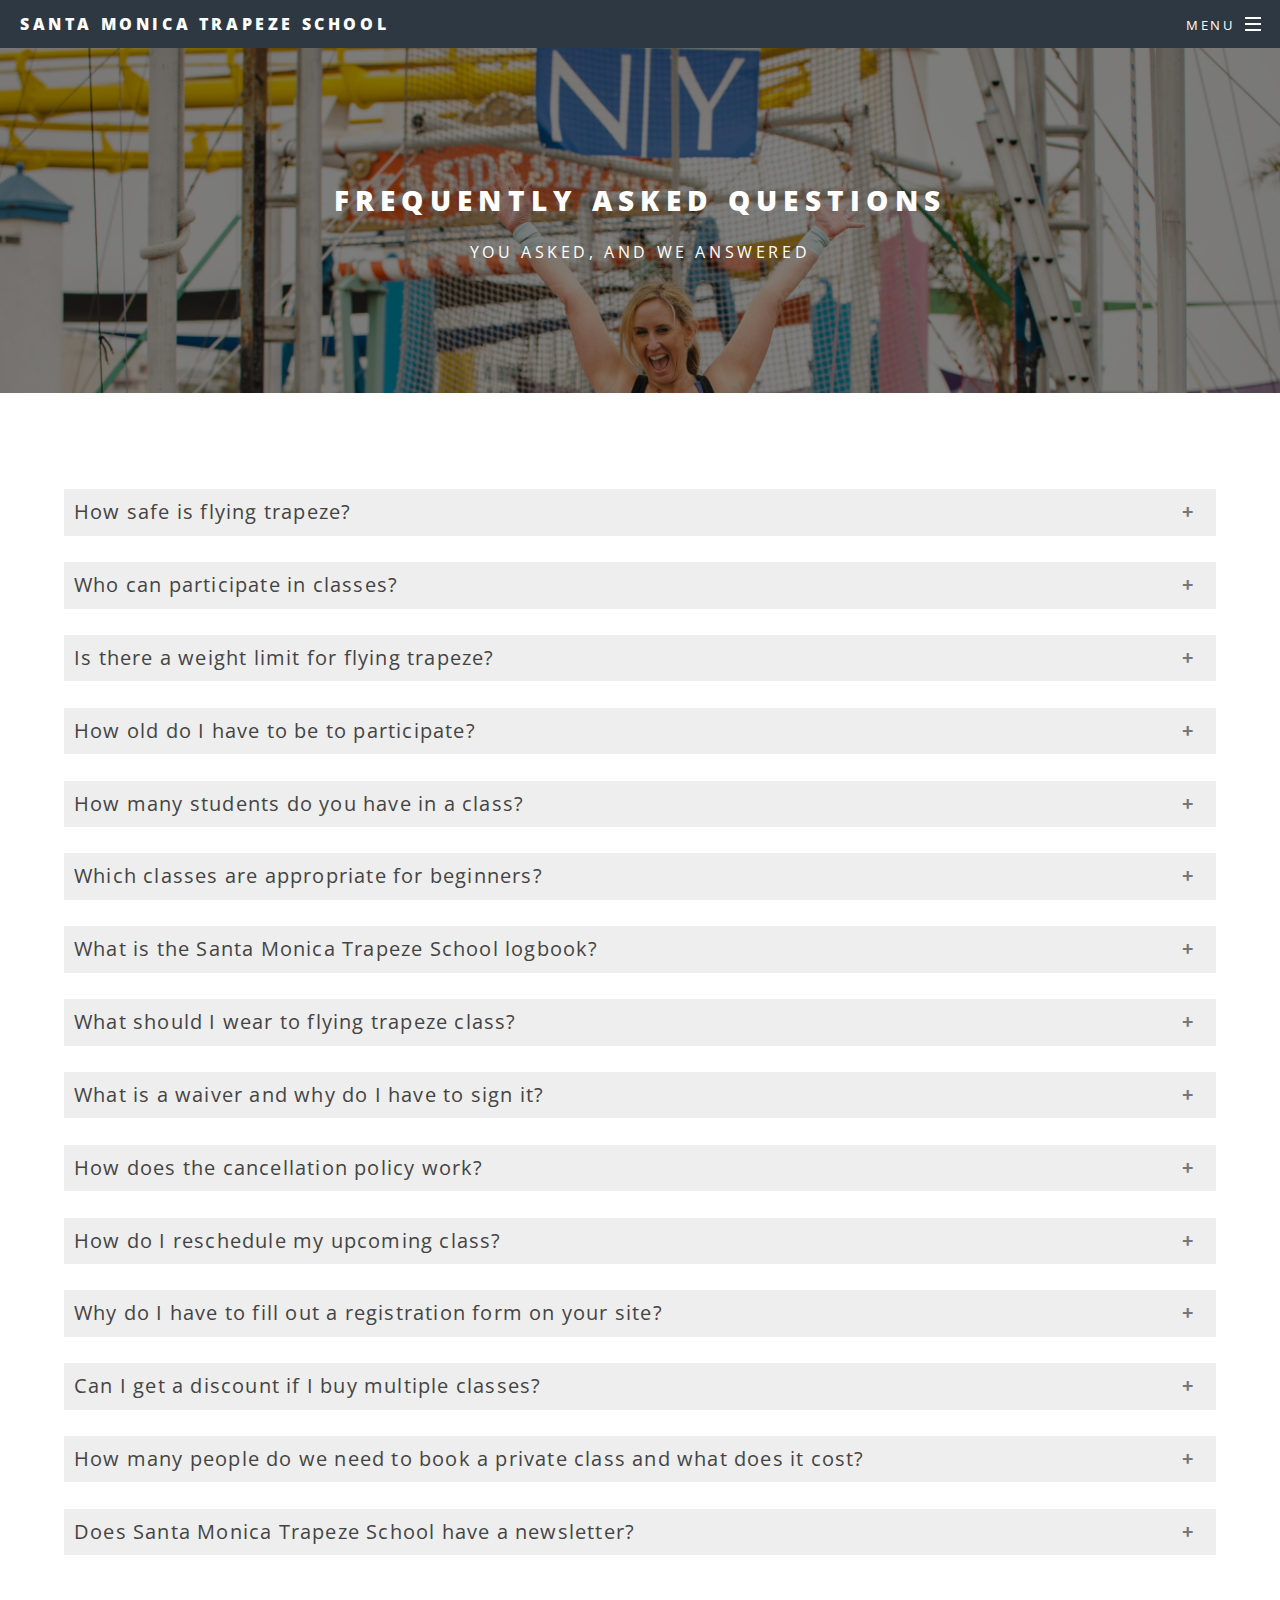
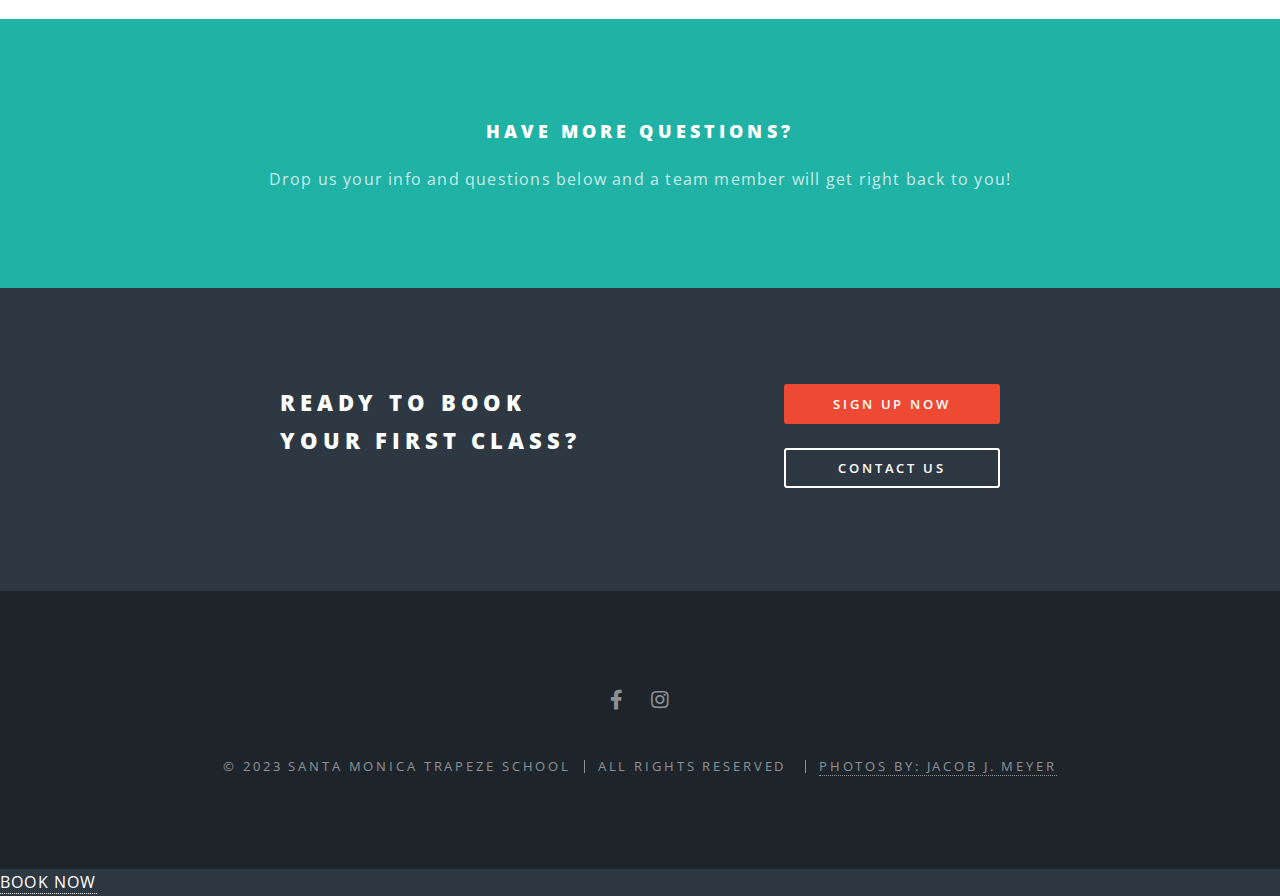
<file: faq.html>
<!DOCTYPE HTML>
<!--
	Spectral by HTML5 UP
	html5up.net | @ajlkn
	Free for personal and commercial use under the CCA 3.0 license (html5up.net/license)
-->
<html>
	<head>
		<title>Frequently Asked Questions - Santa Monica Trapeze School</title>
		<meta charset="utf-8" />
		<meta name="viewport" content="width=device-width, initial-scale=1, user-scalable=no" />
		<link rel="stylesheet" href="assets/css/main.css" />
		<link rel="icon" href="images/logo.png" type="image/icon type"/>
		<noscript><link rel="stylesheet" href="assets/css/noscript.css" /></noscript>
		<style>
			/* accordion formatting */
			.accordion {
				background-color: #eee;
				color: #444;
				cursor: pointer;
				padding: 10px;
				width: 100%;
				border: none;
				text-align: left;
				outline: none;
				font-size: 20px;
				transition: 0.4s;
				display: block;
			}

			/* accordion hover color change */
			.active, .accordion:hover {
  				background-color: #ccc;
			}

			/* accordion icon from + to - */
			.accordion:after {
				content: '\002B';
				color: #777;
				font-weight: bold;
				float: right;
				margin-left: 5px;
				padding-right: 1%;
			}

			.active:after {
				content: "\2212";
			}

			/* accordion panel formatting */
			.panel {
				padding: 0 18px;
				background-color: rgb(250, 250, 250);
				max-height: 0;
				overflow: hidden;
				transition: max-height 0.2s ease-out;
			}
		</style>
		<!-- Google tag (gtag.js) -->
		<script async src="https://www.googletagmanager.com/gtag/js?id=AW-11368501579">
		</script>
		<script>
		  window.dataLayer = window.dataLayer || [];
		  function gtag(){dataLayer.push(arguments);}
		  gtag('js', new Date());
		
		  gtag('config', 'AW-11368501579');
		</script>
	</head>
	<body class="is-preload">

		<!-- Page Wrapper -->
			<div id="page-wrapper">

				<!-- Header -->
					<header id="header">
						<h1><a href="index.html">Santa Monica Trapeze School</a></h1>
						<nav id="nav">
							<ul>
								<li class="special">
									<a href="#menu" class="menuToggle"><span>Menu</span></a>
									<div id="menu">
										<ul>
											<li><a href="index.html">Home</a></li>
											<li><a href="classes.html">Classes</a></li>
											<li><a href="about.html">About</a></li>
											<li><a href="team.html">Meet Our Team</a></li>
											<li><a href="faq.html">FAQ</a></li>
											<li><a href="https://waiver.smartwaiver.com/w/kgowbh1hksqfcbqcndsox2/web/" target="_blank">Waiver</a></li>
											<li><a href="https://logbook.trapezeschool.com/users/login/?url=https%3A%2F%2Flogbook.trapezeschool.com%2Findex.php&code=user" target="_blank">Logbook</a></li>
											<li><a href="contact.html">Contact Us</a></li>
										</ul>
									</div>
								</li>
							</ul>
						</nav>
					</header>

				<!-- Main -->
					<article id="main">
						<header>
							<h2>Frequently Asked Questions</h2>
							<p>You asked, and we answered</p>
						</header>

						<section class="wrapper style5">
							<div class="inner">

								<a class="accordion">How safe is flying trapeze?</a>
								<div class="panel">
									<p>Flying trapeze is very safe. We use state-of–the-art equipment and procedures to assure the safety of our students from the time they walk on the site. Students are continually trained on the protection of their health as well as the health of their fellow students.
										<br><br>
									All our equipment is designed to be well above the required safety standards and is kept in excellent shape by constant inspecting and maintenance. We use a fully rated spotting system and safe comfortable belts to protect you when you fly. Our soft, stretchy net assures a nice landing.
									<br><br>
									Keep in mind that scrapes, sore muscles, and blisters are a part of any sport and are no less a part of ours. We work closely with local care services to ensure efficient action should a serious emergency arise.
									</p>
								</div><br>

								<a class="accordion">Who can participate in classes?</a>
								<div class="panel">
									<p>Our classes are designed to meet the needs of a wide range of people. Whether you are athletic or not, afraid or not, ready or not, we are committed to creating a fun and safe environment.
										<br><br>
									- Ages 6 and up are welcome.
										<br><br>
									Students with certain health conditions, or existing or previous injuries may be discouraged from or denied participation if management feels the risk of injury is too great.
										<br><br>
									Women who are pregnant should not participate in any of our physical activities, including flying trapeze, aerials, acrobatics, and trampoline.
										<br><br>
									Anyone under the influence of drugs or alcohol will not be allowed to participate. Our Staff is empowered to deny access to our facility for anyone who they believe may be a danger to themselves or others. Additionally, if a person is rude or uncooperative they may be denied entrance or asked to leave.
									</p>
								</div><br>	

								<a class="accordion">Is there a weight limit for flying trapeze?</a>
								<div class="panel">
									<p>Actually it is more complicated than that, so be sure to examine all three factors: WEIGHT, BODY SHAPE and GRIP.  We are committed to working with people of all abilities, shapes and sizes to experience the transformative power of flying trapeze and aerial arts.  If flying trapeze isn't the right place for you to start, our staff will be happy to suggest other options to help you achieve your goals.
										<br><br>
										1. WEIGHT.  205lbs is what we call the weight hesitation.  If you weigh more than that, then we have increasing concerns about safety.  The higher above the 205 lb weight hesitation, the more important the other factors become.
										<br><br>
										2. BODY SHAPE.  The distribution of your weight is important, regardless of how much you weigh.  If you are heavy around your middle, and your waist is wider than your chest, then our safety belt might ride up and cannot effectively protect you.
										<br><br>
										3. GRIP.  Another consideration is whether your hands can support your full body weight.  If you cannot hang from a bar with your feet completely off the ground for at least 30 seconds, then you should not participate at this time.
										<br><br>
									Please contact us if you have concerns. We would love to work with you to identify other classes such as conditioning, acrobatics, silks or trampoline that can serve as a starting point towards the goal of flying trapeze.  If we feel it would be unsafe for either you or our instructors due to your weight, body shape or physical fitness considerations, Santa Monica Trapeze School reserves the right to deny participation.
									</p>
								</div><br>

								<a class="accordion">How old do I have to be to participate?</a>
								<div class="panel">
									<p>There is no specific minimum age to participate. Children who are at least 6 years old generally have the required coordination and awareness, but may not have the attention span to last through a 2-hour session.
										<br><br>
										Please give us a call if you are unsure about signing up a child for class. Once a spot is reserved, you are responsible for the full payment even if the child is unwilling or unable to complete the session.
										<br><br>
										A parent or guardian must be present when their children under age 12 are in class, unless they are enrolled in a camp program or special arrangements have been made with the school. All of the child's information must be up-to-date, and we must have a waiver signed by a parent or court-appointed legal guardian for any student under the age of 18.  Relatives, friends and nannies cannot sign the waiver unless they have been designated by a court as the legal guardian for that child.
										<br><br>
										While children are always able to sign up for any all-levels classes offered at our school, we also have specialized programs for youth 6 and up or as specified in the program description.
									</p>
								</div><br>

								<a class="accordion">How many students do you have in a class?</a>
								<div class="panel">
									<p>Class size is dependent on apparatus, class length, and level. Our standard flying trapeze class is 2 hours with a limit of ten students per class. Express classes are offered with fewer students and shorter time frame. Introductory classes may be offered with greater class size. Private groups may request that more people participate, but must understand that unless they wish to purchase extended class time, their group members will have proportionally less turns at flying with each additional student they bring.
									</p>
								</div><br>

								<a class="accordion">Which classes are appropriate for beginners?</a>
								<div class="panel">
									<p>Beginners are welcome to join any class with either NO level distinction, "All Levels", or "Introductory" in the class title. The nature of flying trapeze and aerial arts allows for one student to be on the equipment at a time, so it is not necessary for everyone in class to be working on the same skill. Classes start with a safety lesson for all first time students, and shortly after that you can expect to be on the apparatus. We strive to create a class environment that is effective and fun for everyone. Yes, beginners will fly on the trapeze in their first class!
										<br><br>
										"All Level" Flying Trapeze classes are conducive for participants with skills ranging from beginner through advanced. "Introductory" Flying Trapeze classes have up to 12 students and are great for first time flyers, and students that do not come on a regular basis or are just starting their flying journey. Classes with "Level 2" or greater in the title are reserved for students who have achieved the corresponding skills in their Santa Monica Trapeze School logbook. Sometimes, there are not enough students to fill a class. Rather than cancel a class we might choose to open it to all levels.
									</p>
								</div><br>

								<a class="accordion">What is the Santa Monica Trapeze School logbook?</a>
								<div class="panel">
									<p>The Santa Monica Trapeze School Logbook is a guide to our curriculum, and a place for you to track your progress as you advance as a flyer. The overall goal of the Santa Monica Trapeze School Flying Trapeze Curriculum is to teach you to become a safe and competent flyer. Our aim is to build a strong foundation of skills in the early stages of your journey. This will set you up for success with the tricks and skills you'll learn down the road. The information in the logbook is not meant to replace actual instruction, it is purposefully general as your instructors will tailor a progression that works best for you, as an individual.
									</p>
								</div><br>

								<a class="accordion">What should I wear to flying trapeze class?</a>
								<div class="panel">
									<p>Although the net is soft to land in, it can be a little rough on exposed knees, shoulders, and toes. You'll be wearing a safety belt over your shirt and you'll be hooking your knees over the bar, so it's best to wear clothes that fit snugly so they don't get in your way. Tights, yoga pants, or snug sweat pants work well, and shirts with sleeves (even very short ones) are a good idea. Bring a pair of socks to wear while you're flying, and sandals or flip flops to wear between turns. On hot days, you should also bring a towel. If you have long hair, put it up with an elastic band (not plastic hair clips).
									</p>
								</div><br>

								<a class="accordion">What is a waiver and why do I have to sign it?</a>
								<div class="panel">
									<p>The waiver is a document designed to protect you and the school. It is designed to inform you of the risk you are taking and to make sure that you (or your parent or court-appointed legal guardian) take full responsibility for that risk. The waiver also allows our insurance to be effective for any situation that warrants its use. It is important to read the waiver carefully and to fully understand it before you sign.
										<br><br>
										You (or your parent or court-appointed legal guardian) will be asked to read and sign a waiver at your first class. Please come 15 minutes early to do this. Copies of the waiver will be available at the start of class, but you may view it or print extra copies beforehand using the link below.
										<br><br>
										The minimum recommended age for participation in all of our classes is 6 years old.
										<br><br>
										STUDENTS UNDER THE AGE OF 18 must have a waiver signed by their parent or court-appointed legal guardian before they will be allowed to participate in the class. Relatives, friends, and nannies cannot sign unless they have been designated by a court as the legal guardian for that child. If you have any questions please give us a call. GROUPS: If you are signing up a group of children, bring signed waivers for each child with you to class.
										<br><br>
										Signing the waiver is separate from registering for a class, and does not mean you are enrolled. You are registered for class once you have paid and received your confirmation email.
									</p>
								</div><br>

								<a class="accordion">How does the cancellation policy work?</a>
								<div class="panel">
									<p>Our classes, programs, events, etc. have specific policies regarding cancellation. Please see our Cancellation Policy page for details.
									</p>
								</div><br>

								<a class="accordion">How do I reschedule my upcoming class?</a>
								<div class="panel">
									<p>Assuming that we've received your cancellation notice within the timeframe specified in our Cancellation Policy, then most reservations can be rescheduled. To reschedule, send an email to our office with the following information:
										<br><br>
										- Name on the reservation
										<br><br>
										- Date and time of original reservation that you are cancelling
										<br><br>
										- Date and time of the class you would like to reschedule to
										<br><br>
										If there is a price differential, then there will either be a credit or additional charge.
										<br><br>
										Most of our group drop in classes require a minimum of 3 days (72 hours) notice for cancellation and rescheduling in which case you must notify us of your desire to reschedule prior to 3 days (72 hours) before your original reservation. Please note, we cannot keep an open credit from a credit card charge on your account so you MUST provide a date in order to reschedule your original reservation.
									</p>
								</div><br>

								<a class="accordion">Why do I have to fill out a registration form on your site?</a>
								<div class="panel">
									<p>We want to know as much as we can about you, so that we can help you learn and keep you safe. When you come to the school, we keep a copy of your form on site.
										<br><br>
										This way you know that we know about any special needs you might have, how to reach you, and how to reach others who can be there if you need them. If you are a returning student, you will have a chance to review and update your information as needed each time you register for class.
										<br><br>
										It is very important that you keep us up-to-date about your health and contact information. Please remember to let us know when something changes. Each time you sign up for a class, you will be able to review your information and submit any changes.
									</p>
								</div><br>

								<a class="accordion">Can I get a discount if I buy multiple classes?</a>
								<div class="panel">
									<p>Yes! Santa Monica Trapeze School class card packages provide a way for students to receive discounts on class prices. Click here for more information and to buy a card.
										<br><br>
										A single class card may be shared and used to pay for up to 2 others, for a maximum of 3 people in the same class. Class cards may not be used by a group booking an entire class.
									</p>
								</div><br>

								<a class="accordion">How many people do we need to book a private class and what does it cost?</a>
								<div class="panel">
									<p>You can book a regularly scheduled class with as many or as few people as you wish. You will be required to cover at minimum the cost of a full class for up to 10 people. If your group has more than 10 people and you book a regularly scheduled two-hour class, please be aware that the more people you have, the less flying per person is possible. Click here for information about our Parties and Events.
									</p>
								</div><br>

								<a class="accordion">Does Santa Monica Trapeze School have a newsletter?</a>
								<div class="panel">
									<p>Yes! The Santa Monica Trapeze School newsletter is a great way to stay up to date with all the latest school happenings and announcements! If you have a registered student profile and would like to adjust your newsletter settings (not receiving the newsletter or not receiving the correct locations' newsletter), email the office at LAinfo@trapezeschool.com.
										<br><br>
										If you are a new student click here to sign up for the newsletter.
									</p>
								</div>


							</div>
						</section>

						<section class="wrapper style1 special">
							<h3>Have more questions?</h3>
							<p>Drop us your info and questions below and a team member will get right back to you!</p>
						</section>
					</article>

				<!-- CTA -->
				<section id="cta" class="wrapper style4">
					<div class="inner">
						<header>
							<h2>Ready to book <br>your first class?</h2>
							<!-- <p>We're excited to have you!</p> -->
						</header>
						<ul class="actions stacked">
							<li><a href="classes.html" class="button fit primary">Sign Up Now</a></li>
							<li><a href="contact.html" class="button fit">Contact Us</a></li>
						</ul>
					</div>
				</section>

				<!-- Footer -->
				<footer id="footer">
					<ul class="icons">
						<li><a href="https://www.facebook.com/TSNYLA" target="_blank" class="icon brands fa-facebook-f"><span class="label">Facebook</span></a></li>
						<li><a href="https://www.instagram.com/santamonicatrapezeschool/" target="_blank" class="icon brands fa-instagram"><span class="label">Instagram</span></a></li>
					</ul>
					<ul class="copyright">
						<li>&copy; 2023 Santa Monica Trapeze School</li><li>All Rights Reserved</a></li>
						<li><a href="https://www.behance.net/jacobjmeyer" target="_blank">Photos by: Jacob J. Meyer</a></li>
					</ul>
				</footer>

			</div>
			
		<!-- Accordion Script -->	
			<script>
				var acc = document.getElementsByClassName("accordion");
				var i;
				
				for (i = 0; i < acc.length; i++) {
				  acc[i].addEventListener("click", function() {
					this.classList.toggle("active");
					var panel = this.nextElementSibling;
					if (panel.style.maxHeight) {
					  panel.style.maxHeight = null;
					} else {
					  panel.style.maxHeight = panel.scrollHeight + "px";
					} 
				  });
				}
			</script>

		<!-- Scripts -->
			<script src="assets/js/jquery.min.js"></script>
			<script src="assets/js/jquery.scrollex.min.js"></script>
			<script src="assets/js/jquery.scrolly.min.js"></script>
			<script src="assets/js/browser.min.js"></script>
			<script src="assets/js/breakpoints.min.js"></script>
			<script src="assets/js/util.js"></script>
			<script src="assets/js/main.js"></script>

	</body>
</html>
</file>
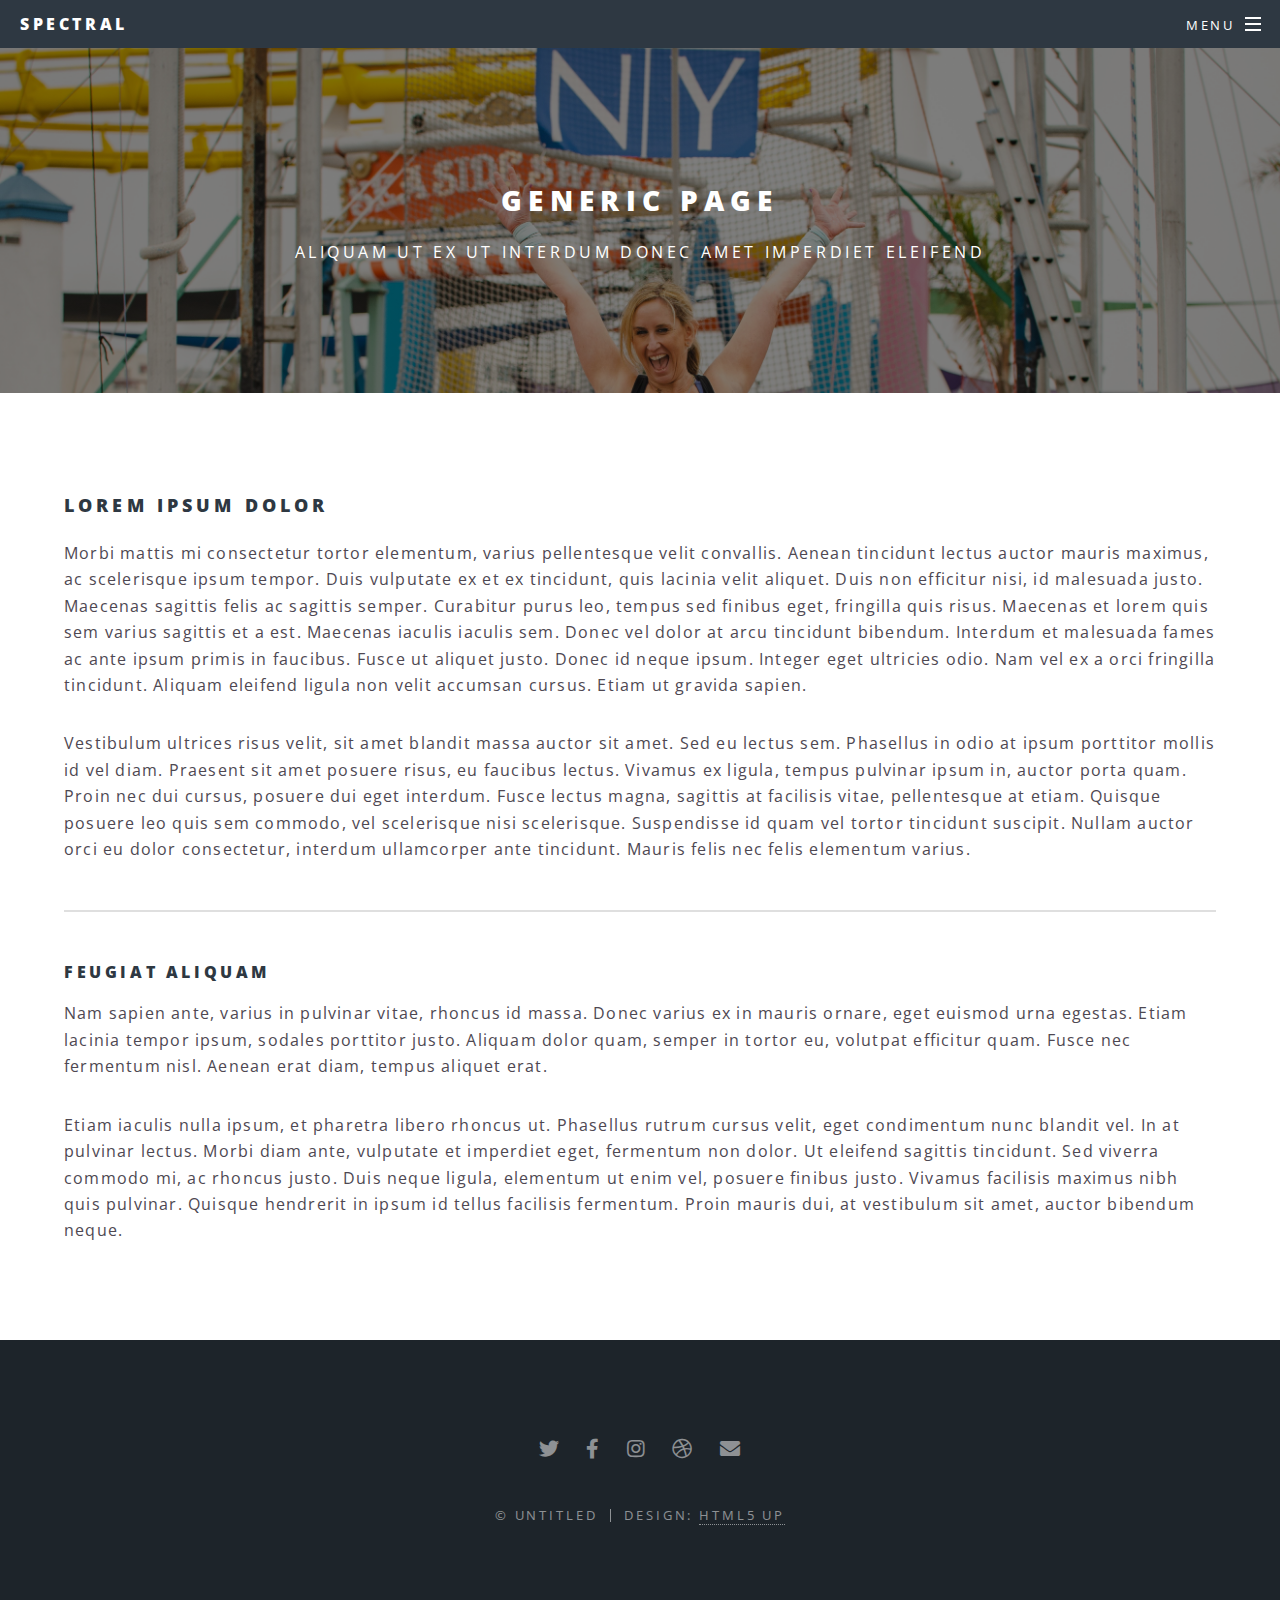
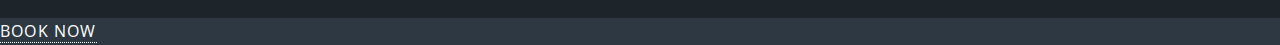
<file: generic.html>
<!DOCTYPE HTML>
<!--
	Spectral by HTML5 UP
	html5up.net | @ajlkn
	Free for personal and commercial use under the CCA 3.0 license (html5up.net/license)
-->
<html>
	<head>
		<title>Generic - Spectral by HTML5 UP</title>
		<meta charset="utf-8" />
		<meta name="viewport" content="width=device-width, initial-scale=1, user-scalable=no" />
		<link rel="stylesheet" href="assets/css/main.css" />
		<noscript><link rel="stylesheet" href="assets/css/noscript.css" /></noscript>
	</head>
	<body class="is-preload">

		<!-- Page Wrapper -->
			<div id="page-wrapper">

				<!-- Header -->
					<header id="header">
						<h1><a href="index.html">Spectral</a></h1>
						<nav id="nav">
							<ul>
								<li class="special">
									<a href="#menu" class="menuToggle"><span>Menu</span></a>
									<div id="menu">
										<ul>
											<li><a href="index.html">Home</a></li>
											<li><a href="generic.html">Generic</a></li>
											<li><a href="elements.html">Elements</a></li>
											<li><a href="#">Sign Up</a></li>
											<li><a href="#">Log In</a></li>
										</ul>
									</div>
								</li>
							</ul>
						</nav>
					</header>

				<!-- Main -->
					<article id="main">
						<header>
							<h2>Generic Page</h2>
							<p>Aliquam ut ex ut interdum donec amet imperdiet eleifend</p>
						</header>
						<section class="wrapper style5">
							<div class="inner">

								<h3>Lorem ipsum dolor</h3>
								<p>Morbi mattis mi consectetur tortor elementum, varius pellentesque velit convallis. Aenean tincidunt lectus auctor mauris maximus, ac scelerisque ipsum tempor. Duis vulputate ex et ex tincidunt, quis lacinia velit aliquet. Duis non efficitur nisi, id malesuada justo. Maecenas sagittis felis ac sagittis semper. Curabitur purus leo, tempus sed finibus eget, fringilla quis risus. Maecenas et lorem quis sem varius sagittis et a est. Maecenas iaculis iaculis sem. Donec vel dolor at arcu tincidunt bibendum. Interdum et malesuada fames ac ante ipsum primis in faucibus. Fusce ut aliquet justo. Donec id neque ipsum. Integer eget ultricies odio. Nam vel ex a orci fringilla tincidunt. Aliquam eleifend ligula non velit accumsan cursus. Etiam ut gravida sapien.</p>

								<p>Vestibulum ultrices risus velit, sit amet blandit massa auctor sit amet. Sed eu lectus sem. Phasellus in odio at ipsum porttitor mollis id vel diam. Praesent sit amet posuere risus, eu faucibus lectus. Vivamus ex ligula, tempus pulvinar ipsum in, auctor porta quam. Proin nec dui cursus, posuere dui eget interdum. Fusce lectus magna, sagittis at facilisis vitae, pellentesque at etiam. Quisque posuere leo quis sem commodo, vel scelerisque nisi scelerisque. Suspendisse id quam vel tortor tincidunt suscipit. Nullam auctor orci eu dolor consectetur, interdum ullamcorper ante tincidunt. Mauris felis nec felis elementum varius.</p>

								<hr />

								<h4>Feugiat aliquam</h4>
								<p>Nam sapien ante, varius in pulvinar vitae, rhoncus id massa. Donec varius ex in mauris ornare, eget euismod urna egestas. Etiam lacinia tempor ipsum, sodales porttitor justo. Aliquam dolor quam, semper in tortor eu, volutpat efficitur quam. Fusce nec fermentum nisl. Aenean erat diam, tempus aliquet erat.</p>

								<p>Etiam iaculis nulla ipsum, et pharetra libero rhoncus ut. Phasellus rutrum cursus velit, eget condimentum nunc blandit vel. In at pulvinar lectus. Morbi diam ante, vulputate et imperdiet eget, fermentum non dolor. Ut eleifend sagittis tincidunt. Sed viverra commodo mi, ac rhoncus justo. Duis neque ligula, elementum ut enim vel, posuere finibus justo. Vivamus facilisis maximus nibh quis pulvinar. Quisque hendrerit in ipsum id tellus facilisis fermentum. Proin mauris dui, at vestibulum sit amet, auctor bibendum neque.</p>

							</div>
						</section>
					</article>

				<!-- Footer -->
					<footer id="footer">
						<ul class="icons">
							<li><a href="#" class="icon brands fa-twitter"><span class="label">Twitter</span></a></li>
							<li><a href="#" class="icon brands fa-facebook-f"><span class="label">Facebook</span></a></li>
							<li><a href="#" class="icon brands fa-instagram"><span class="label">Instagram</span></a></li>
							<li><a href="#" class="icon brands fa-dribbble"><span class="label">Dribbble</span></a></li>
							<li><a href="#" class="icon solid fa-envelope"><span class="label">Email</span></a></li>
						</ul>
						<ul class="copyright">
							<li>&copy; Untitled</li><li>Design: <a href="http://html5up.net">HTML5 UP</a></li>
						</ul>
					</footer>

			</div>

		<!-- Scripts -->
			<script src="assets/js/jquery.min.js"></script>
			<script src="assets/js/jquery.scrollex.min.js"></script>
			<script src="assets/js/jquery.scrolly.min.js"></script>
			<script src="assets/js/browser.min.js"></script>
			<script src="assets/js/breakpoints.min.js"></script>
			<script src="assets/js/util.js"></script>
			<script src="assets/js/main.js"></script>

	</body>
</html>
</file>
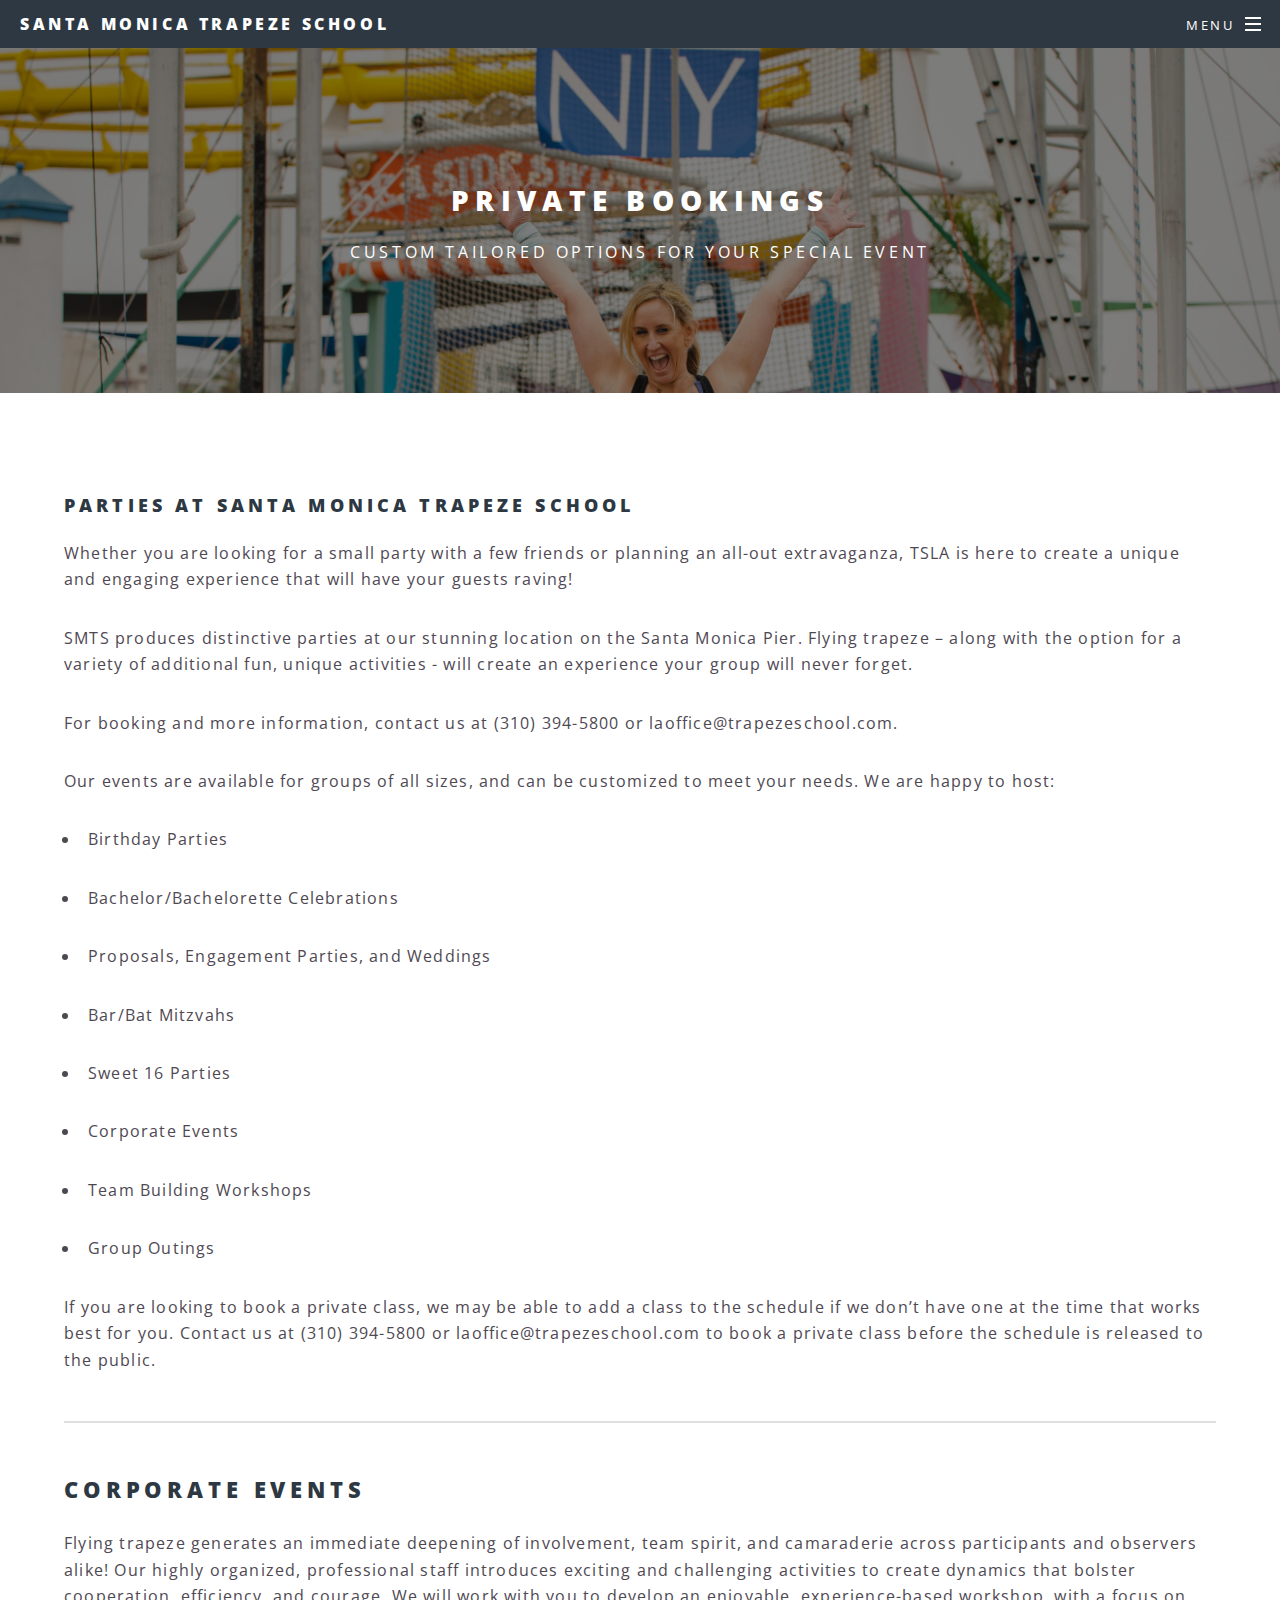
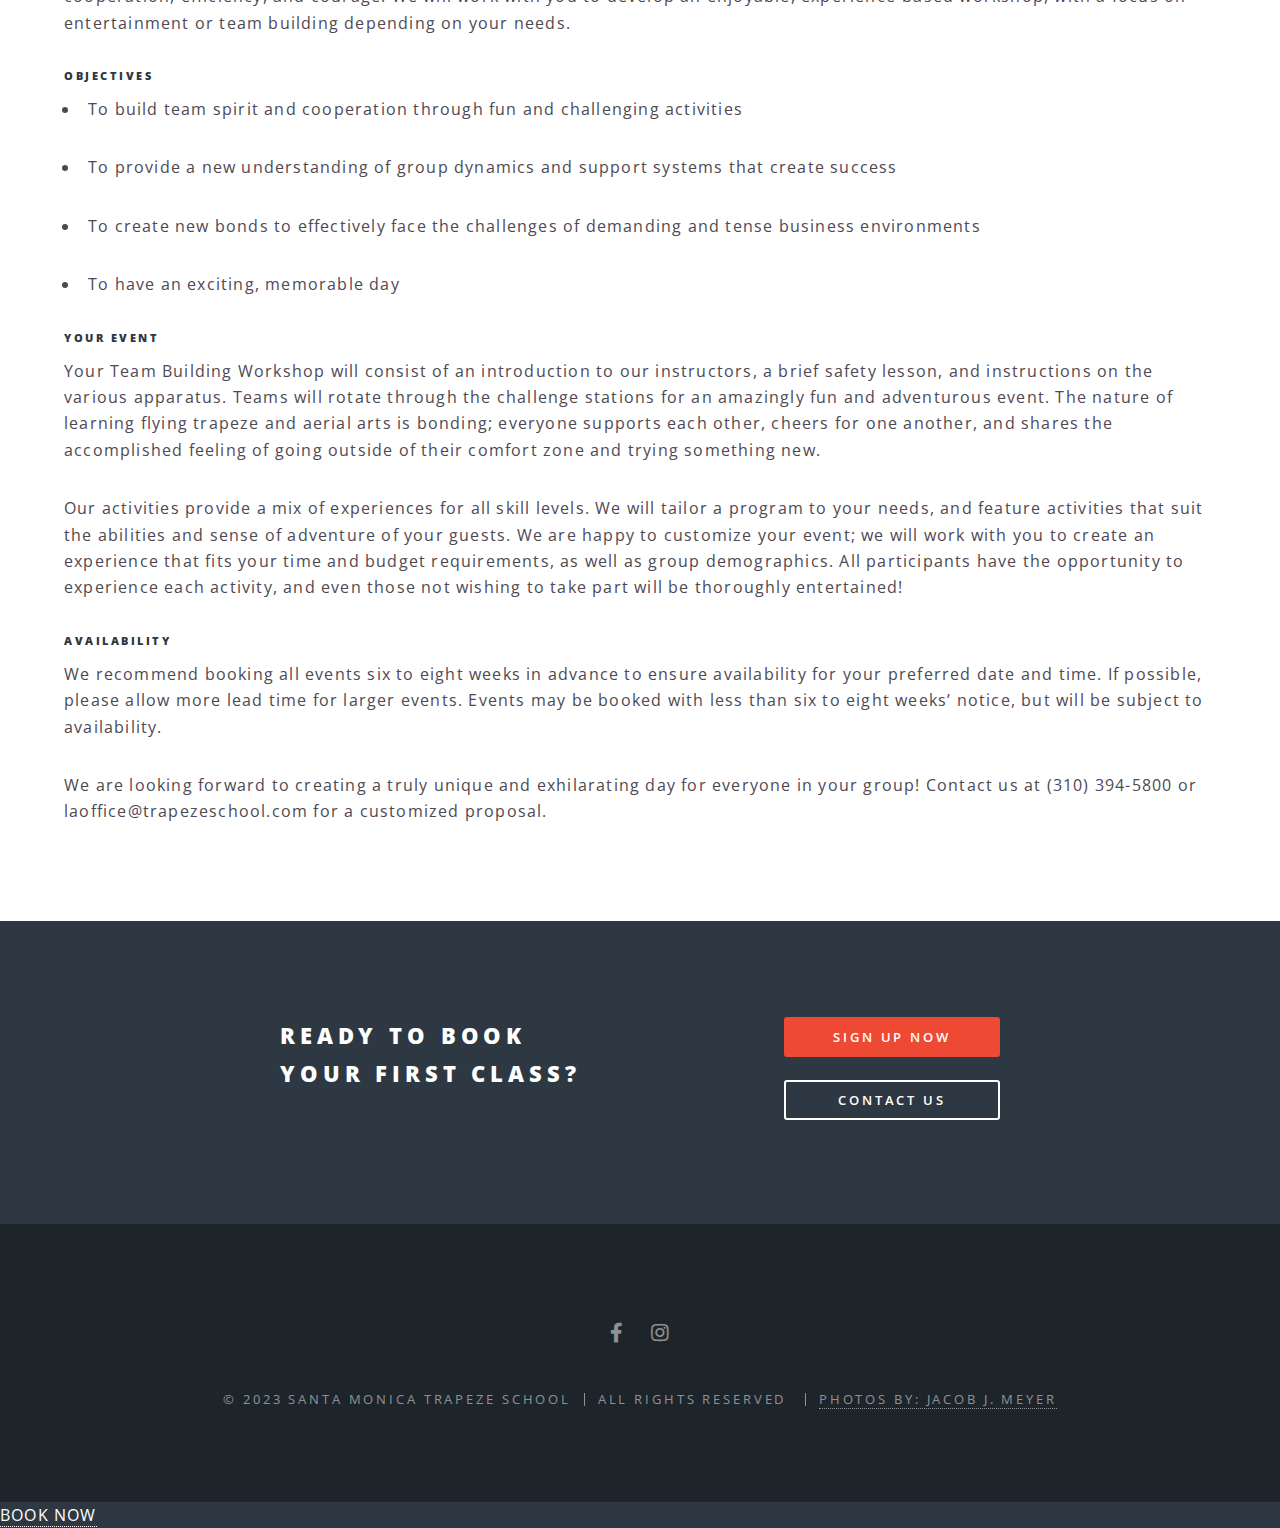
<file: privateEvents.html>
<!DOCTYPE HTML>
<!--
	Spectral by HTML5 UP
	html5up.net | @ajlkn
	Free for personal and commercial use under the CCA 3.0 license (html5up.net/license)
-->
<html>
	<head>
		<title>Private Bookings</title>
		<meta charset="utf-8" />
		<meta name="viewport" content="width=device-width, initial-scale=1, user-scalable=no" />
		<link rel="stylesheet" href="assets/css/main.css" />
		<link rel="icon" href="images/logo.png" type="image/icon type"/>
		<noscript><link rel="stylesheet" href="assets/css/noscript.css" /></noscript>
		<!-- Google tag (gtag.js) -->
		<script async src="https://www.googletagmanager.com/gtag/js?id=AW-11368501579">
		</script>
		<script>
		  window.dataLayer = window.dataLayer || [];
		  function gtag(){dataLayer.push(arguments);}
		  gtag('js', new Date());
		
		  gtag('config', 'AW-11368501579');
		</script>
	</head>
	<body class="is-preload">

		<!-- Page Wrapper -->
			<div id="page-wrapper">

				<!-- Header -->
					<header id="header">
						<h1><a href="index.html">Santa Monica Trapeze School</a></h1>
						<nav id="nav">
							<ul>
								<li class="special">
									<a href="#menu" class="menuToggle"><span>Menu</span></a>
									<div id="menu">
										<ul>
											<li><a href="index.html">Home</a></li>
											<li><a href="classes.html">Classes</a></li>
											<li><a href="about.html">About</a></li>
											<li><a href="team.html">Meet Our Team</a></li>
											<li><a href="faq.html">FAQ</a></li>
											<li><a href="https://waiver.smartwaiver.com/w/kgowbh1hksqfcbqcndsox2/web/" target="_blank">Waiver</a></li>
											<li><a href="https://logbook.trapezeschool.com/users/login/?url=https%3A%2F%2Flogbook.trapezeschool.com%2Findex.php&code=user" target="_blank">Logbook</a></li>
											<li><a href="contact.html">Contact Us</a></li>
										</ul>
									</div>
								</li>
							</ul>
						</nav>
					</header>

				<!-- Main -->
					<article id="main">
						<header>
							<h2>Private Bookings</h2>
							<p>Custom tailored options for your special event</p>
						</header>
						<section class="wrapper style5">
							<div class="inner">

								<h3>PARTIES AT SANTA MONICA TRAPEZE SCHOOL</h3>
								<p>Whether you are looking for a small party with a few friends or planning an all-out extravaganza, TSLA is here to create a unique and engaging experience that will have your guests raving!

								</p>

								<p>SMTS produces distinctive parties at our stunning location on the Santa Monica Pier.  Flying trapeze – along with the option for a variety of additional fun, unique activities - will create an experience your group will never forget.

								</p>

								<p>For booking and more information, contact us at (310) 394-5800 or laoffice@trapezeschool.com.

								</p>

								<p>Our events are available for groups of all sizes, and can be customized to meet your needs. We are happy to host:

								</p>

								<ul>
									<li><p>Birthday Parties</p></li>
									<li><p>Bachelor/Bachelorette Celebrations</p></li>
									<li><p>Proposals, Engagement Parties, and Weddings</p></li>
									<li><p>Bar/Bat Mitzvahs</p></li>
									<li><p>Sweet 16 Parties</p></li>
									<li><p>Corporate Events</p></li>
									<li><p>Team Building Workshops</p></li>
									<li><p>Group Outings</p></li>
								</ul>

								<p>If you are looking to book a private class, we may be able to add a class to the schedule if we don’t have one at the time that works best for you. Contact us at (310) 394-5800 or laoffice@trapezeschool.com to book a private class before the schedule is released to the public.

								</p>

								<hr />

								<h2>Corporate Events</h2>
								<p>Flying trapeze generates an immediate deepening of involvement, team spirit, and camaraderie across participants and observers alike! Our highly organized, professional staff introduces exciting and challenging activities to create dynamics that bolster cooperation, efficiency, and courage. We will work with you to develop an enjoyable, experience-based workshop, with a focus on entertainment or team building depending on your needs.

								</p>

								<h6>Objectives</h6>
								<ul>
									<li><p>To build team spirit and cooperation through fun and challenging activities</p></li>
									<li><p>To provide a new understanding of group dynamics and support systems that create success</p></li>
									<li><p>To create new bonds to effectively face the challenges of demanding and tense business environments</p></li>
									<li><p>To have an exciting, memorable day</p></li>
								</ul>

								<h6>Your Event</h6>

								<p>Your Team Building Workshop will consist of an introduction to our instructors, a brief safety lesson, and instructions on the various apparatus. Teams will rotate through the challenge stations for an amazingly fun and adventurous event. The nature of learning flying trapeze and aerial arts is bonding; everyone supports each other, cheers for one another, and shares the accomplished feeling of going outside of their comfort zone and trying something new.

								</p>

								<p>Our activities provide a mix of experiences for all skill levels. We will tailor a program to your needs, and feature activities that suit the abilities and sense of adventure of your guests. We are happy to customize your event; we will work with you to create an experience that fits your time and budget requirements, as well as group demographics. All participants have the opportunity to experience each activity, and even those not wishing to take part will be thoroughly entertained!

								</p>

								<h6>Availability</h6>

								<p>We recommend booking all events six to eight weeks in advance to ensure availability for your preferred date and time. If possible, please allow more lead time for larger events. Events may be booked with less than six to eight weeks’ notice, but will be subject to availability.

								</p>

								<p>We are looking forward to creating a truly unique and exhilarating day for everyone in your group! Contact us at (310) 394-5800 or laoffice@trapezeschool.com for a customized proposal.

								</p>

							</div>
						</section>
					</article>

				<!-- CTA -->
				<section id="cta" class="wrapper style4">
					<div class="inner">
						<header>
							<h2>Ready to book <br>your first class?</h2>
							<!-- <p>We're excited to have you!</p> -->
						</header>
						<ul class="actions stacked">
							<li><a href="classes.html" class="button fit primary">Sign Up Now</a></li>
							<li><a href="contact.html" class="button fit">Contact Us</a></li>
						</ul>
					</div>
				</section>

				<!-- Footer -->
				<footer id="footer">
					<ul class="icons">
						<li><a href="https://www.facebook.com/TSNYLA" target="_blank" class="icon brands fa-facebook-f"><span class="label">Facebook</span></a></li>
						<li><a href="https://www.instagram.com/santamonicatrapezeschool/" target="_blank" class="icon brands fa-instagram"><span class="label">Instagram</span></a></li>
					</ul>
					<ul class="copyright">
						<li>&copy; 2023 Santa Monica Trapeze School</li><li>All Rights Reserved</a></li>
						<li><a href="https://www.behance.net/jacobjmeyer" target="_blank">Photos by: Jacob J. Meyer</a></li>
					</ul>
				</footer>

			</div>

		<!-- Scripts -->
			<script src="assets/js/jquery.min.js"></script>
			<script src="assets/js/jquery.scrollex.min.js"></script>
			<script src="assets/js/jquery.scrolly.min.js"></script>
			<script src="assets/js/browser.min.js"></script>
			<script src="assets/js/breakpoints.min.js"></script>
			<script src="assets/js/util.js"></script>
			<script src="assets/js/main.js"></script>

	</body>
</html>
</file>
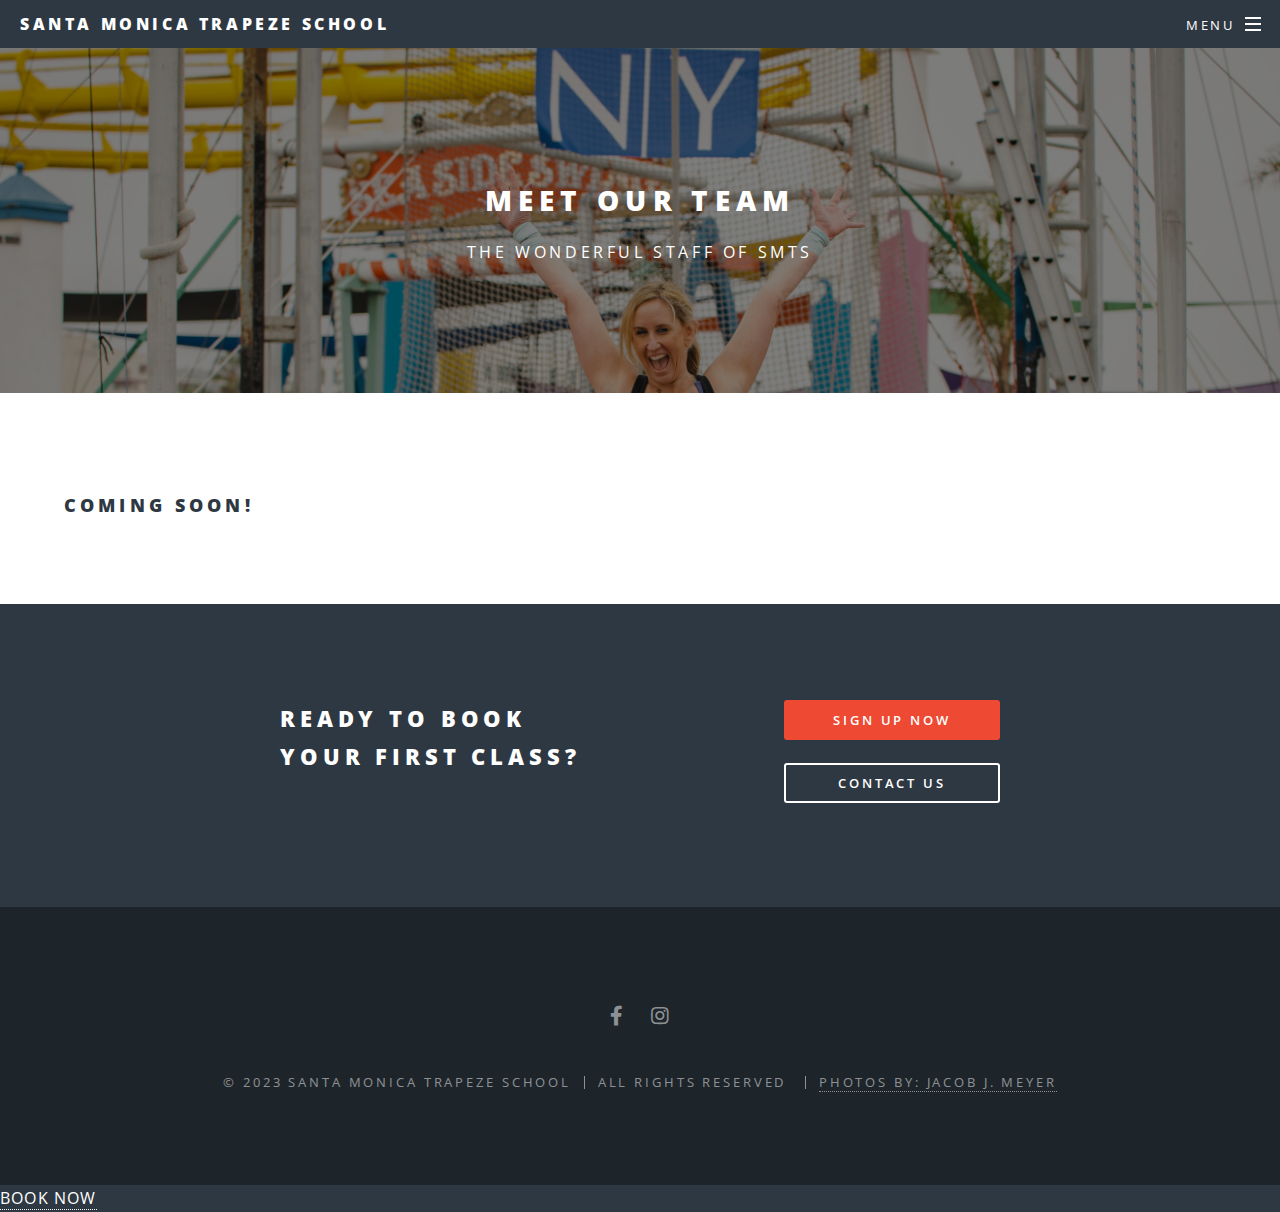
<file: team.html>
<!DOCTYPE HTML>
<!--
	Spectral by HTML5 UP
	html5up.net | @ajlkn
	Free for personal and commercial use under the CCA 3.0 license (html5up.net/license)
-->
<html>
	<head>
		<title>Meet Our Team - TSLA</title>
		<meta charset="utf-8" />
		<meta name="viewport" content="width=device-width, initial-scale=1, user-scalable=no" />
		<link rel="stylesheet" href="assets/css/main.css" />
		<link rel="icon" href="images/logo.png" type="image/icon type"/>
		<noscript><link rel="stylesheet" href="assets/css/noscript.css" /></noscript>
		<!-- Google tag (gtag.js) -->
		<script async src="https://www.googletagmanager.com/gtag/js?id=AW-11368501579">
		</script>
		<script>
		  window.dataLayer = window.dataLayer || [];
		  function gtag(){dataLayer.push(arguments);}
		  gtag('js', new Date());
		
		  gtag('config', 'AW-11368501579');
		</script>
	</head>
	<body class="is-preload">

		<!-- Page Wrapper -->
			<div id="page-wrapper">

				<!-- Header -->
					<header id="header">
						<h1><a href="index.html">Santa Monica Trapeze School</a></h1>
						<nav id="nav">
							<ul>
								<li class="special">
									<a href="#menu" class="menuToggle"><span>Menu</span></a>
									<div id="menu">
										<ul>
											<li><a href="index.html">Home</a></li>
											<li><a href="classes.html">Classes</a></li>
											<li><a href="about.html">About</a></li>
											<li><a href="team.html">Meet Our Team</a></li>
											<li><a href="faq.html">FAQ</a></li>
											<li><a href="https://waiver.smartwaiver.com/w/kgowbh1hksqfcbqcndsox2/web/" target="_blank">Waiver</a></li>
											<li><a href="https://logbook.trapezeschool.com/users/login/?url=https%3A%2F%2Flogbook.trapezeschool.com%2Findex.php&code=user" target="_blank">Logbook</a></li>
											<li><a href="contact.html">Contact Us</a></li>
										</ul>
									</div>
								</li>
							</ul>
						</nav>
					</header>

				<!-- Main -->
					<article id="main">
						<header>
							<h2>Meet Our Team</h2>
							<p>The wonderful staff of SMTS</p>
						</header>
						<section class="wrapper style5">
							<div class="inner">

								<h3>Coming soon!</h3>


							</div>
						</section>
					</article>

				<!-- CTA -->
				<section id="cta" class="wrapper style4">
					<div class="inner">
						<header>
							<h2>Ready to book <br>your first class?</h2>
							<!-- <p>We're excited to have you!</p> -->
						</header>
						<ul class="actions stacked">
							<li><a href="classes.html" class="button fit primary">Sign Up Now</a></li>
							<li><a href="contact.html" class="button fit">Contact Us</a></li>
						</ul>
					</div>
				</section>

				<!-- Footer -->
				<footer id="footer">
					<ul class="icons">
						<li><a href="https://www.facebook.com/TSNYLA" target="_blank" class="icon brands fa-facebook-f"><span class="label">Facebook</span></a></li>
						<li><a href="https://www.instagram.com/santamonicatrapezeschool/" target="_blank" class="icon brands fa-instagram"><span class="label">Instagram</span></a></li>
					</ul>
					<ul class="copyright">
						<li>&copy; 2023 Santa Monica Trapeze School</li><li>All Rights Reserved</a></li>
						<li><a href="https://www.behance.net/jacobjmeyer" target="_blank">Photos by: Jacob J. Meyer</a></li>
					</ul>
				</footer>
				
			</div>

		<!-- Scripts -->
			<script src="assets/js/jquery.min.js"></script>
			<script src="assets/js/jquery.scrollex.min.js"></script>
			<script src="assets/js/jquery.scrolly.min.js"></script>
			<script src="assets/js/browser.min.js"></script>
			<script src="assets/js/breakpoints.min.js"></script>
			<script src="assets/js/util.js"></script>
			<script src="assets/js/main.js"></script>

	</body>
</html>
</file>
<file: assets/css/noscript.css>
/*
	Spectral by HTML5 UP
	html5up.net | @ajlkn
	Free for personal and commercial use under the CCA 3.0 license (html5up.net/license)
*/

/* Banner */

	body.is-preload #banner h2 {
		-moz-transform: none;
		-webkit-transform: none;
		-ms-transform: none;
		transform: none;
		opacity: 1;
	}

		body.is-preload #banner h2:before, body.is-preload #banner h2:after {
			width: 100%;
		}

	body.is-preload #banner .more {
		-moz-transform: none;
		-webkit-transform: none;
		-ms-transform: none;
		transform: none;
		opacity: 1;
	}

	body.is-preload #banner:after {
		opacity: 0;
	}
</file>
<file: assets/css/main.css>
@import url(fontawesome-all.min.css);
@import url("https://fonts.googleapis.com/css?family=Open+Sans:400,400italic,600,600italic,800,800italic");

/*
	Spectral by HTML5 UP
	html5up.net | @ajlkn
	Free for personal and commercial use under the CCA 3.0 license (html5up.net/license)
*/

html, body, div, span, applet, object,
iframe, h1, h2, h3, h4, h5, h6, p, blockquote,
pre, a, abbr, acronym, address, big, cite,
code, del, dfn, em, img, ins, kbd, q, s, samp,
small, strike, strong, sub, sup, tt, var, b,
u, i, center, dl, dt, dd, ol, ul, li, fieldset,
form, label, legend, table, caption, tbody,
tfoot, thead, tr, th, td, article, aside,
canvas, details, embed, figure, figcaption,
footer, header, hgroup, menu, nav, output, ruby,
section, summary, time, mark, audio, video {
	margin: 0;
	padding: 0;
	border: 0;
	font-size: 100%;
	font: inherit;
	vertical-align: baseline;}

article, aside, details, figcaption, figure,
footer, header, hgroup, menu, nav, section {
	display: block;}

body {
	line-height: 1;
}

ol, ul {
	list-style: none;
}

blockquote, q {
	quotes: none;
}

	blockquote:before, blockquote:after, q:before, q:after {
		content: '';
		content: none;
	}

table {
	border-collapse: collapse;
	border-spacing: 0;
}

body {
	-webkit-text-size-adjust: none;
}

mark {
	background-color: transparent;
	color: inherit;
}

input::-moz-focus-inner {
	border: 0;
	padding: 0;
}

input, select, textarea {
	-moz-appearance: none;
	-webkit-appearance: none;
	-ms-appearance: none;
	appearance: none;
}

/* Basic */

	@-ms-viewport {
		width: device-width;
	}

	html {
		box-sizing: border-box;
	}

	*, *:before, *:after {
		box-sizing: inherit;
	}

	body {
		background: #2e3842;
	}

		body.is-preload *, body.is-preload *:before, body.is-preload *:after {
			-moz-animation: none !important;
			-webkit-animation: none !important;
			-ms-animation: none !important;
			animation: none !important;
			-moz-transition: none !important;
			-webkit-transition: none !important;
			-ms-transition: none !important;
			transition: none !important;
		}

	body, input, select, textarea {
		color: #fff;
		font-family: "Open Sans", Helvetica, sans-serif;
		font-size: 15pt;
		font-weight: 400;
		letter-spacing: 0.075em;
		line-height: 1.65em;
	}

		@media screen and (max-width: 1680px) {

			body, input, select, textarea {
				font-size: 13pt;
			}

		}

		@media screen and (max-width: 1280px) {

			body, input, select, textarea {
				font-size: 12pt;
			}

		}

		@media screen and (max-width: 736px) {

			body, input, select, textarea {
				font-size: 11pt;
				letter-spacing: 0.0375em;
			}

		}

	a {
		-moz-transition: color 0.2s ease, border-bottom-color 0.2s ease;
		-webkit-transition: color 0.2s ease, border-bottom-color 0.2s ease;
		-ms-transition: color 0.2s ease, border-bottom-color 0.2s ease;
		transition: color 0.2s ease, border-bottom-color 0.2s ease;
		border-bottom: dotted 1px;
		color: inherit;
		text-decoration: none;
	}

		a:hover {
			border-bottom-color: transparent;
		}

	strong, b {
		color: #fff;
		font-weight: 600;
	}

	em, i {
		font-style: italic;
	}

	p {
		margin: 0 0 2em 0;
	}

	h1, h2, h3, h4, h5, h6 {
		color: #fff;
		font-weight: 800;
		letter-spacing: 0.225em;
		line-height: 1em;
		margin: 0 0 1em 0;
		text-transform: uppercase;
	}

		h1 a, h2 a, h3 a, h4 a, h5 a, h6 a {
			color: inherit;
			text-decoration: none;
		}

	h2 {
		font-size: 1.35em;
		line-height: 1.75em;
	}

		@media screen and (max-width: 736px) {

			h2 {
				font-size: 1.1em;
				line-height: 1.65em;
			}

		}

	h3 {
		font-size: 1.15em;
		line-height: 1.75em;
	}

		@media screen and (max-width: 736px) {

			h3 {
				font-size: 1em;
				line-height: 1.65em;
			}

		}

	h4 {
		font-size: 1em;
		line-height: 1.5em;
	}

	h5 {
		font-size: 0.8em;
		line-height: 1.5em;
	}

	h6 {
		font-size: 0.7em;
		line-height: 1.5em;
	}

	sub {
		font-size: 0.8em;
		position: relative;
		top: 0.5em;
	}

	sup {
		font-size: 0.8em;
		position: relative;
		top: -0.5em;
	}

	hr {
		border: 0;
		border-bottom: solid 2px #fff;
		margin: 3em 0;
	}

		hr.major {
			margin: 4.5em 0;
		}

	blockquote {
		border-left: solid 4px #fff;
		font-style: italic;
		margin: 0 0 2em 0;
		padding: 0.5em 0 0.5em 2em;
	}

	code {
		background: rgba(144, 144, 144, 0.25);
		border-radius: 3px;
		font-family: "Courier New", monospace;
		font-size: 0.9em;
		letter-spacing: 0;
		margin: 0 0.25em;
		padding: 0.25em 0.65em;
	}

	pre {
		-webkit-overflow-scrolling: touch;
		font-family: "Courier New", monospace;
		font-size: 0.9em;
		margin: 0 0 2em 0;
	}

		pre code {
			display: block;
			line-height: 1.75em;
			padding: 1em 1.5em;
			overflow-x: auto;
		}

	.align-left {
		text-align: left;
	}

	.align-center {
		text-align: center;
	}

	.align-right {
		text-align: right;
	}

/* Row */

	.row {
		display: flex;
		flex-wrap: wrap;
		box-sizing: border-box;
		align-items: stretch;
	}

		.row > * {
			box-sizing: border-box;
		}

		.row.gtr-uniform > * > :last-child {
			margin-bottom: 0;
		}

		.row.aln-left {
			justify-content: flex-start;
		}

		.row.aln-center {
			justify-content: center;
		}

		.row.aln-right {
			justify-content: flex-end;
		}

		.row.aln-top {
			align-items: flex-start;
		}

		.row.aln-middle {
			align-items: center;
		}

		.row.aln-bottom {
			align-items: flex-end;
		}

		.row > .imp {
			order: -1;
		}

		.row > .col-1 {
			width: 8.33333%;
		}

		.row > .off-1 {
			margin-left: 8.33333%;
		}

		.row > .col-2 {
			width: 16.66667%;
		}

		.row > .off-2 {
			margin-left: 16.66667%;
		}

		.row > .col-3 {
			width: 25%;
		}

		.row > .off-3 {
			margin-left: 25%;
		}

		.row > .col-4 {
			width: 33.33333%;
		}

		.row > .off-4 {
			margin-left: 33.33333%;
		}

		.row > .col-5 {
			width: 41.66667%;
		}

		.row > .off-5 {
			margin-left: 41.66667%;
		}

		.row > .col-6 {
			width: 50%;
		}

		.row > .off-6 {
			margin-left: 50%;
		}

		.row > .col-7 {
			width: 58.33333%;
		}

		.row > .off-7 {
			margin-left: 58.33333%;
		}

		.row > .col-8 {
			width: 66.66667%;
		}

		.row > .off-8 {
			margin-left: 66.66667%;
		}

		.row > .col-9 {
			width: 75%;
		}

		.row > .off-9 {
			margin-left: 75%;
		}

		.row > .col-10 {
			width: 83.33333%;
		}

		.row > .off-10 {
			margin-left: 83.33333%;
		}

		.row > .col-11 {
			width: 91.66667%;
		}

		.row > .off-11 {
			margin-left: 91.66667%;
		}

		.row > .col-12 {
			width: 100%;
		}

		.row > .off-12 {
			margin-left: 100%;
		}

		.row.gtr-0 {
			margin-top: 0;
			margin-left: 0em;
		}

			.row.gtr-0 > * {
				padding: 0 0 0 0em;
			}

			.row.gtr-0.gtr-uniform {
				margin-top: 0em;
			}

				.row.gtr-0.gtr-uniform > * {
					padding-top: 0em;
				}

		.row.gtr-25 {
			margin-top: 0;
			margin-left: -0.375em;
		}

			.row.gtr-25 > * {
				padding: 0 0 0 0.375em;
			}

			.row.gtr-25.gtr-uniform {
				margin-top: -0.375em;
			}

				.row.gtr-25.gtr-uniform > * {
					padding-top: 0.375em;
				}

		.row.gtr-50 {
			margin-top: 0;
			margin-left: -0.75em;
		}

			.row.gtr-50 > * {
				padding: 0 0 0 0.75em;
			}

			.row.gtr-50.gtr-uniform {
				margin-top: -0.75em;
			}

				.row.gtr-50.gtr-uniform > * {
					padding-top: 0.75em;
				}

		.row {
			margin-top: 0;
			margin-left: -1.5em;
		}

			.row > * {
				padding: 0 0 0 1.5em;
			}

			.row.gtr-uniform {
				margin-top: -1.5em;
			}

				.row.gtr-uniform > * {
					padding-top: 1.5em;
				}

		.row.gtr-150 {
			margin-top: 0;
			margin-left: -2.25em;
		}

			.row.gtr-150 > * {
				padding: 0 0 0 2.25em;
			}

			.row.gtr-150.gtr-uniform {
				margin-top: -2.25em;
			}

				.row.gtr-150.gtr-uniform > * {
					padding-top: 2.25em;
				}

		.row.gtr-200 {
			margin-top: 0;
			margin-left: -3em;
		}

			.row.gtr-200 > * {
				padding: 0 0 0 3em;
			}

			.row.gtr-200.gtr-uniform {
				margin-top: -3em;
			}

				.row.gtr-200.gtr-uniform > * {
					padding-top: 3em;
				}

		@media screen and (max-width: 1680px) {

			.row {
				display: flex;
				flex-wrap: wrap;
				box-sizing: border-box;
				align-items: stretch;
			}

				.row > * {
					box-sizing: border-box;
				}

				.row.gtr-uniform > * > :last-child {
					margin-bottom: 0;
				}

				.row.aln-left {
					justify-content: flex-start;
				}

				.row.aln-center {
					justify-content: center;
				}

				.row.aln-right {
					justify-content: flex-end;
				}

				.row.aln-top {
					align-items: flex-start;
				}

				.row.aln-middle {
					align-items: center;
				}

				.row.aln-bottom {
					align-items: flex-end;
				}

				.row > .imp-xlarge {
					order: -1;
				}

				.row > .col-1-xlarge {
					width: 8.33333%;
				}

				.row > .off-1-xlarge {
					margin-left: 8.33333%;
				}

				.row > .col-2-xlarge {
					width: 16.66667%;
				}

				.row > .off-2-xlarge {
					margin-left: 16.66667%;
				}

				.row > .col-3-xlarge {
					width: 25%;
				}

				.row > .off-3-xlarge {
					margin-left: 25%;
				}

				.row > .col-4-xlarge {
					width: 33.33333%;
				}

				.row > .off-4-xlarge {
					margin-left: 33.33333%;
				}

				.row > .col-5-xlarge {
					width: 41.66667%;
				}

				.row > .off-5-xlarge {
					margin-left: 41.66667%;
				}

				.row > .col-6-xlarge {
					width: 50%;
				}

				.row > .off-6-xlarge {
					margin-left: 50%;
				}

				.row > .col-7-xlarge {
					width: 58.33333%;
				}

				.row > .off-7-xlarge {
					margin-left: 58.33333%;
				}

				.row > .col-8-xlarge {
					width: 66.66667%;
				}

				.row > .off-8-xlarge {
					margin-left: 66.66667%;
				}

				.row > .col-9-xlarge {
					width: 75%;
				}

				.row > .off-9-xlarge {
					margin-left: 75%;
				}

				.row > .col-10-xlarge {
					width: 83.33333%;
				}

				.row > .off-10-xlarge {
					margin-left: 83.33333%;
				}

				.row > .col-11-xlarge {
					width: 91.66667%;
				}

				.row > .off-11-xlarge {
					margin-left: 91.66667%;
				}

				.row > .col-12-xlarge {
					width: 100%;
				}

				.row > .off-12-xlarge {
					margin-left: 100%;
				}

				.row.gtr-0 {
					margin-top: 0;
					margin-left: 0em;
				}

					.row.gtr-0 > * {
						padding: 0 0 0 0em;
					}

					.row.gtr-0.gtr-uniform {
						margin-top: 0em;
					}

						.row.gtr-0.gtr-uniform > * {
							padding-top: 0em;
						}

				.row.gtr-25 {
					margin-top: 0;
					margin-left: -0.375em;
				}

					.row.gtr-25 > * {
						padding: 0 0 0 0.375em;
					}

					.row.gtr-25.gtr-uniform {
						margin-top: -0.375em;
					}

						.row.gtr-25.gtr-uniform > * {
							padding-top: 0.375em;
						}

				.row.gtr-50 {
					margin-top: 0;
					margin-left: -0.75em;
				}

					.row.gtr-50 > * {
						padding: 0 0 0 0.75em;
					}

					.row.gtr-50.gtr-uniform {
						margin-top: -0.75em;
					}

						.row.gtr-50.gtr-uniform > * {
							padding-top: 0.75em;
						}

				.row {
					margin-top: 0;
					margin-left: -1.5em;
				}

					.row > * {
						padding: 0 0 0 1.5em;
					}

					.row.gtr-uniform {
						margin-top: -1.5em;
					}

						.row.gtr-uniform > * {
							padding-top: 1.5em;
						}

				.row.gtr-150 {
					margin-top: 0;
					margin-left: -2.25em;
				}

					.row.gtr-150 > * {
						padding: 0 0 0 2.25em;
					}

					.row.gtr-150.gtr-uniform {
						margin-top: -2.25em;
					}

						.row.gtr-150.gtr-uniform > * {
							padding-top: 2.25em;
						}

				.row.gtr-200 {
					margin-top: 0;
					margin-left: -3em;
				}

					.row.gtr-200 > * {
						padding: 0 0 0 3em;
					}

					.row.gtr-200.gtr-uniform {
						margin-top: -3em;
					}

						.row.gtr-200.gtr-uniform > * {
							padding-top: 3em;
						}

		}

		@media screen and (max-width: 1280px) {

			.row {
				display: flex;
				flex-wrap: wrap;
				box-sizing: border-box;
				align-items: stretch;
			}

				.row > * {
					box-sizing: border-box;
				}

				.row.gtr-uniform > * > :last-child {
					margin-bottom: 0;
				}

				.row.aln-left {
					justify-content: flex-start;
				}

				.row.aln-center {
					justify-content: center;
				}

				.row.aln-right {
					justify-content: flex-end;
				}

				.row.aln-top {
					align-items: flex-start;
				}

				.row.aln-middle {
					align-items: center;
				}

				.row.aln-bottom {
					align-items: flex-end;
				}

				.row > .imp-large {
					order: -1;
				}

				.row > .col-1-large {
					width: 8.33333%;
				}

				.row > .off-1-large {
					margin-left: 8.33333%;
				}

				.row > .col-2-large {
					width: 16.66667%;
				}

				.row > .off-2-large {
					margin-left: 16.66667%;
				}

				.row > .col-3-large {
					width: 25%;
				}

				.row > .off-3-large {
					margin-left: 25%;
				}

				.row > .col-4-large {
					width: 33.33333%;
				}

				.row > .off-4-large {
					margin-left: 33.33333%;
				}

				.row > .col-5-large {
					width: 41.66667%;
				}

				.row > .off-5-large {
					margin-left: 41.66667%;
				}

				.row > .col-6-large {
					width: 50%;
				}

				.row > .off-6-large {
					margin-left: 50%;
				}

				.row > .col-7-large {
					width: 58.33333%;
				}

				.row > .off-7-large {
					margin-left: 58.33333%;
				}

				.row > .col-8-large {
					width: 66.66667%;
				}

				.row > .off-8-large {
					margin-left: 66.66667%;
				}

				.row > .col-9-large {
					width: 75%;
				}

				.row > .off-9-large {
					margin-left: 75%;
				}

				.row > .col-10-large {
					width: 83.33333%;
				}

				.row > .off-10-large {
					margin-left: 83.33333%;
				}

				.row > .col-11-large {
					width: 91.66667%;
				}

				.row > .off-11-large {
					margin-left: 91.66667%;
				}

				.row > .col-12-large {
					width: 100%;
				}

				.row > .off-12-large {
					margin-left: 100%;
				}

				.row.gtr-0 {
					margin-top: 0;
					margin-left: 0em;
				}

					.row.gtr-0 > * {
						padding: 0 0 0 0em;
					}

					.row.gtr-0.gtr-uniform {
						margin-top: 0em;
					}

						.row.gtr-0.gtr-uniform > * {
							padding-top: 0em;
						}

				.row.gtr-25 {
					margin-top: 0;
					margin-left: -0.375em;
				}

					.row.gtr-25 > * {
						padding: 0 0 0 0.375em;
					}

					.row.gtr-25.gtr-uniform {
						margin-top: -0.375em;
					}

						.row.gtr-25.gtr-uniform > * {
							padding-top: 0.375em;
						}

				.row.gtr-50 {
					margin-top: 0;
					margin-left: -0.75em;
				}

					.row.gtr-50 > * {
						padding: 0 0 0 0.75em;
					}

					.row.gtr-50.gtr-uniform {
						margin-top: -0.75em;
					}

						.row.gtr-50.gtr-uniform > * {
							padding-top: 0.75em;
						}

				.row {
					margin-top: 0;
					margin-left: -1.5em;
				}

					.row > * {
						padding: 0 0 0 1.5em;
					}

					.row.gtr-uniform {
						margin-top: -1.5em;
					}

						.row.gtr-uniform > * {
							padding-top: 1.5em;
						}

				.row.gtr-150 {
					margin-top: 0;
					margin-left: -2.25em;
				}

					.row.gtr-150 > * {
						padding: 0 0 0 2.25em;
					}

					.row.gtr-150.gtr-uniform {
						margin-top: -2.25em;
					}

						.row.gtr-150.gtr-uniform > * {
							padding-top: 2.25em;
						}

				.row.gtr-200 {
					margin-top: 0;
					margin-left: -3em;
				}

					.row.gtr-200 > * {
						padding: 0 0 0 3em;
					}

					.row.gtr-200.gtr-uniform {
						margin-top: -3em;
					}

						.row.gtr-200.gtr-uniform > * {
							padding-top: 3em;
						}

		}

		@media screen and (max-width: 980px) {

			.row {
				display: flex;
				flex-wrap: wrap;
				box-sizing: border-box;
				align-items: stretch;
			}

				.row > * {
					box-sizing: border-box;
				}

				.row.gtr-uniform > * > :last-child {
					margin-bottom: 0;
				}

				.row.aln-left {
					justify-content: flex-start;
				}

				.row.aln-center {
					justify-content: center;
				}

				.row.aln-right {
					justify-content: flex-end;
				}

				.row.aln-top {
					align-items: flex-start;
				}

				.row.aln-middle {
					align-items: center;
				}

				.row.aln-bottom {
					align-items: flex-end;
				}

				.row > .imp-medium {
					order: -1;
				}

				.row > .col-1-medium {
					width: 8.33333%;
				}

				.row > .off-1-medium {
					margin-left: 8.33333%;
				}

				.row > .col-2-medium {
					width: 16.66667%;
				}

				.row > .off-2-medium {
					margin-left: 16.66667%;
				}

				.row > .col-3-medium {
					width: 25%;
				}

				.row > .off-3-medium {
					margin-left: 25%;
				}

				.row > .col-4-medium {
					width: 33.33333%;
				}

				.row > .off-4-medium {
					margin-left: 33.33333%;
				}

				.row > .col-5-medium {
					width: 41.66667%;
				}

				.row > .off-5-medium {
					margin-left: 41.66667%;
				}

				.row > .col-6-medium {
					width: 50%;
				}

				.row > .off-6-medium {
					margin-left: 50%;
				}

				.row > .col-7-medium {
					width: 58.33333%;
				}

				.row > .off-7-medium {
					margin-left: 58.33333%;
				}

				.row > .col-8-medium {
					width: 66.66667%;
				}

				.row > .off-8-medium {
					margin-left: 66.66667%;
				}

				.row > .col-9-medium {
					width: 75%;
				}

				.row > .off-9-medium {
					margin-left: 75%;
				}

				.row > .col-10-medium {
					width: 83.33333%;
				}

				.row > .off-10-medium {
					margin-left: 83.33333%;
				}

				.row > .col-11-medium {
					width: 91.66667%;
				}

				.row > .off-11-medium {
					margin-left: 91.66667%;
				}

				.row > .col-12-medium {
					width: 100%;
				}

				.row > .off-12-medium {
					margin-left: 100%;
				}

				.row.gtr-0 {
					margin-top: 0;
					margin-left: 0em;
				}

					.row.gtr-0 > * {
						padding: 0 0 0 0em;
					}

					.row.gtr-0.gtr-uniform {
						margin-top: 0em;
					}

						.row.gtr-0.gtr-uniform > * {
							padding-top: 0em;
						}

				.row.gtr-25 {
					margin-top: 0;
					margin-left: -0.375em;
				}

					.row.gtr-25 > * {
						padding: 0 0 0 0.375em;
					}

					.row.gtr-25.gtr-uniform {
						margin-top: -0.375em;
					}

						.row.gtr-25.gtr-uniform > * {
							padding-top: 0.375em;
						}

				.row.gtr-50 {
					margin-top: 0;
					margin-left: -0.75em;
				}

					.row.gtr-50 > * {
						padding: 0 0 0 0.75em;
					}

					.row.gtr-50.gtr-uniform {
						margin-top: -0.75em;
					}

						.row.gtr-50.gtr-uniform > * {
							padding-top: 0.75em;
						}

				.row {
					margin-top: 0;
					margin-left: -1.5em;
				}

					.row > * {
						padding: 0 0 0 1.5em;
					}

					.row.gtr-uniform {
						margin-top: -1.5em;
					}

						.row.gtr-uniform > * {
							padding-top: 1.5em;
						}

				.row.gtr-150 {
					margin-top: 0;
					margin-left: -2.25em;
				}

					.row.gtr-150 > * {
						padding: 0 0 0 2.25em;
					}

					.row.gtr-150.gtr-uniform {
						margin-top: -2.25em;
					}

						.row.gtr-150.gtr-uniform > * {
							padding-top: 2.25em;
						}

				.row.gtr-200 {
					margin-top: 0;
					margin-left: -3em;
				}

					.row.gtr-200 > * {
						padding: 0 0 0 3em;
					}

					.row.gtr-200.gtr-uniform {
						margin-top: -3em;
					}

						.row.gtr-200.gtr-uniform > * {
							padding-top: 3em;
						}

		}

		@media screen and (max-width: 736px) {

			.row {
				display: flex;
				flex-wrap: wrap;
				box-sizing: border-box;
				align-items: stretch;
			}

				.row > * {
					box-sizing: border-box;
				}

				.row.gtr-uniform > * > :last-child {
					margin-bottom: 0;
				}

				.row.aln-left {
					justify-content: flex-start;
				}

				.row.aln-center {
					justify-content: center;
				}

				.row.aln-right {
					justify-content: flex-end;
				}

				.row.aln-top {
					align-items: flex-start;
				}

				.row.aln-middle {
					align-items: center;
				}

				.row.aln-bottom {
					align-items: flex-end;
				}

				.row > .imp-small {
					order: -1;
				}

				.row > .col-1-small {
					width: 8.33333%;
				}

				.row > .off-1-small {
					margin-left: 8.33333%;
				}

				.row > .col-2-small {
					width: 16.66667%;
				}

				.row > .off-2-small {
					margin-left: 16.66667%;
				}

				.row > .col-3-small {
					width: 25%;
				}

				.row > .off-3-small {
					margin-left: 25%;
				}

				.row > .col-4-small {
					width: 33.33333%;
				}

				.row > .off-4-small {
					margin-left: 33.33333%;
				}

				.row > .col-5-small {
					width: 41.66667%;
				}

				.row > .off-5-small {
					margin-left: 41.66667%;
				}

				.row > .col-6-small {
					width: 50%;
				}

				.row > .off-6-small {
					margin-left: 50%;
				}

				.row > .col-7-small {
					width: 58.33333%;
				}

				.row > .off-7-small {
					margin-left: 58.33333%;
				}

				.row > .col-8-small {
					width: 66.66667%;
				}

				.row > .off-8-small {
					margin-left: 66.66667%;
				}

				.row > .col-9-small {
					width: 75%;
				}

				.row > .off-9-small {
					margin-left: 75%;
				}

				.row > .col-10-small {
					width: 83.33333%;
				}

				.row > .off-10-small {
					margin-left: 83.33333%;
				}

				.row > .col-11-small {
					width: 91.66667%;
				}

				.row > .off-11-small {
					margin-left: 91.66667%;
				}

				.row > .col-12-small {
					width: 100%;
				}

				.row > .off-12-small {
					margin-left: 100%;
				}

				.row.gtr-0 {
					margin-top: 0;
					margin-left: 0em;
				}

					.row.gtr-0 > * {
						padding: 0 0 0 0em;
					}

					.row.gtr-0.gtr-uniform {
						margin-top: 0em;
					}

						.row.gtr-0.gtr-uniform > * {
							padding-top: 0em;
						}

				.row.gtr-25 {
					margin-top: 0;
					margin-left: -0.375em;
				}

					.row.gtr-25 > * {
						padding: 0 0 0 0.375em;
					}

					.row.gtr-25.gtr-uniform {
						margin-top: -0.375em;
					}

						.row.gtr-25.gtr-uniform > * {
							padding-top: 0.375em;
						}

				.row.gtr-50 {
					margin-top: 0;
					margin-left: -0.75em;
				}

					.row.gtr-50 > * {
						padding: 0 0 0 0.75em;
					}

					.row.gtr-50.gtr-uniform {
						margin-top: -0.75em;
					}

						.row.gtr-50.gtr-uniform > * {
							padding-top: 0.75em;
						}

				.row {
					margin-top: 0;
					margin-left: -1.5em;
				}

					.row > * {
						padding: 0 0 0 1.5em;
					}

					.row.gtr-uniform {
						margin-top: -1.5em;
					}

						.row.gtr-uniform > * {
							padding-top: 1.5em;
						}

				.row.gtr-150 {
					margin-top: 0;
					margin-left: -2.25em;
				}

					.row.gtr-150 > * {
						padding: 0 0 0 2.25em;
					}

					.row.gtr-150.gtr-uniform {
						margin-top: -2.25em;
					}

						.row.gtr-150.gtr-uniform > * {
							padding-top: 2.25em;
						}

				.row.gtr-200 {
					margin-top: 0;
					margin-left: -3em;
				}

					.row.gtr-200 > * {
						padding: 0 0 0 3em;
					}

					.row.gtr-200.gtr-uniform {
						margin-top: -3em;
					}

						.row.gtr-200.gtr-uniform > * {
							padding-top: 3em;
						}

		}

		@media screen and (max-width: 480px) {

			.row {
				display: flex;
				flex-wrap: wrap;
				box-sizing: border-box;
				align-items: stretch;
			}

				.row > * {
					box-sizing: border-box;
				}

				.row.gtr-uniform > * > :last-child {
					margin-bottom: 0;
				}

				.row.aln-left {
					justify-content: flex-start;
				}

				.row.aln-center {
					justify-content: center;
				}

				.row.aln-right {
					justify-content: flex-end;
				}

				.row.aln-top {
					align-items: flex-start;
				}

				.row.aln-middle {
					align-items: center;
				}

				.row.aln-bottom {
					align-items: flex-end;
				}

				.row > .imp-xsmall {
					order: -1;
				}

				.row > .col-1-xsmall {
					width: 8.33333%;
				}

				.row > .off-1-xsmall {
					margin-left: 8.33333%;
				}

				.row > .col-2-xsmall {
					width: 16.66667%;
				}

				.row > .off-2-xsmall {
					margin-left: 16.66667%;
				}

				.row > .col-3-xsmall {
					width: 25%;
				}

				.row > .off-3-xsmall {
					margin-left: 25%;
				}

				.row > .col-4-xsmall {
					width: 33.33333%;
				}

				.row > .off-4-xsmall {
					margin-left: 33.33333%;
				}

				.row > .col-5-xsmall {
					width: 41.66667%;
				}

				.row > .off-5-xsmall {
					margin-left: 41.66667%;
				}

				.row > .col-6-xsmall {
					width: 50%;
				}

				.row > .off-6-xsmall {
					margin-left: 50%;
				}

				.row > .col-7-xsmall {
					width: 58.33333%;
				}

				.row > .off-7-xsmall {
					margin-left: 58.33333%;
				}

				.row > .col-8-xsmall {
					width: 66.66667%;
				}

				.row > .off-8-xsmall {
					margin-left: 66.66667%;
				}

				.row > .col-9-xsmall {
					width: 75%;
				}

				.row > .off-9-xsmall {
					margin-left: 75%;
				}

				.row > .col-10-xsmall {
					width: 83.33333%;
				}

				.row > .off-10-xsmall {
					margin-left: 83.33333%;
				}

				.row > .col-11-xsmall {
					width: 91.66667%;
				}

				.row > .off-11-xsmall {
					margin-left: 91.66667%;
				}

				.row > .col-12-xsmall {
					width: 100%;
				}

				.row > .off-12-xsmall {
					margin-left: 100%;
				}

				.row.gtr-0 {
					margin-top: 0;
					margin-left: 0em;
				}

					.row.gtr-0 > * {
						padding: 0 0 0 0em;
					}

					.row.gtr-0.gtr-uniform {
						margin-top: 0em;
					}

						.row.gtr-0.gtr-uniform > * {
							padding-top: 0em;
						}

				.row.gtr-25 {
					margin-top: 0;
					margin-left: -0.375em;
				}

					.row.gtr-25 > * {
						padding: 0 0 0 0.375em;
					}

					.row.gtr-25.gtr-uniform {
						margin-top: -0.375em;
					}

						.row.gtr-25.gtr-uniform > * {
							padding-top: 0.375em;
						}

				.row.gtr-50 {
					margin-top: 0;
					margin-left: -0.75em;
				}

					.row.gtr-50 > * {
						padding: 0 0 0 0.75em;
					}

					.row.gtr-50.gtr-uniform {
						margin-top: -0.75em;
					}

						.row.gtr-50.gtr-uniform > * {
							padding-top: 0.75em;
						}

				.row {
					margin-top: 0;
					margin-left: -1.5em;
				}

					.row > * {
						padding: 0 0 0 1.5em;
					}

					.row.gtr-uniform {
						margin-top: -1.5em;
					}

						.row.gtr-uniform > * {
							padding-top: 1.5em;
						}

				.row.gtr-150 {
					margin-top: 0;
					margin-left: -2.25em;
				}

					.row.gtr-150 > * {
						padding: 0 0 0 2.25em;
					}

					.row.gtr-150.gtr-uniform {
						margin-top: -2.25em;
					}

						.row.gtr-150.gtr-uniform > * {
							padding-top: 2.25em;
						}

				.row.gtr-200 {
					margin-top: 0;
					margin-left: -3em;
				}

					.row.gtr-200 > * {
						padding: 0 0 0 3em;
					}

					.row.gtr-200.gtr-uniform {
						margin-top: -3em;
					}

						.row.gtr-200.gtr-uniform > * {
							padding-top: 3em;
						}

		}

/* Section/Article */

	section.special, article.special {
		text-align: center;
	}

	header p {
		color: rgba(255, 255, 255, 0.5);
		position: relative;
		top: -0.25em;
	}

	header h3 + p {
		font-size: 1.1em;
	}

	header h4 + p,
	header h5 + p,
	header h6 + p {
		font-size: 0.9em;
	}

	header.major {
		margin: 0 0 3.5em 0;
	}

		header.major h2, header.major h3, header.major h4, header.major h5, header.major h6 {
			border-bottom: solid 2px #fff;
			display: inline-block;
			padding-bottom: 1em;
			position: relative;
		}

			header.major h2:after, header.major h3:after, header.major h4:after, header.major h5:after, header.major h6:after {
				content: '';
				display: block;
				height: 1px;
			}

		header.major p {
			color: #fff;
			top: 0;
		}

		@media screen and (max-width: 736px) {

			header.major {
				margin: 0 0 2em 0;
			}

		}

	@media screen and (max-width: 980px) {

		header br {
			display: none;
		}

	}

/* Form */

	form {
		margin: 0 0 2em 0;
	}

	label {
		color: #fff;
		display: block;
		font-size: 0.9em;
		font-weight: 600;
		margin: 0 0 1em 0;
	}

	input[type="text"],
	input[type="password"],
	input[type="email"],
	select,
	textarea {
		-moz-appearance: none;
		-webkit-appearance: none;
		-ms-appearance: none;
		appearance: none;
		background-color: rgba(144, 144, 144, 0.25);
		border-radius: 3px;
		border: none;
		color: inherit;
		display: block;
		outline: 0;
		padding: 0 1em;
		text-decoration: none;
		width: 100%;
	}

		input[type="text"]:invalid,
		input[type="password"]:invalid,
		input[type="email"]:invalid,
		select:invalid,
		textarea:invalid {
			box-shadow: none;
		}

		input[type="text"]:focus,
		input[type="password"]:focus,
		input[type="email"]:focus,
		select:focus,
		textarea:focus {
			box-shadow: 0 0 0 2px #21b2a6;
		}

	select {
		background-size: 1.25em;
		background-repeat: no-repeat;
		background-position: calc(100% - 1em) center;
		height: 2.75em;
		padding-right: 2.75em;
		text-overflow: ellipsis;
	}

		select:focus::-ms-value {
			background-color: transparent;
		}

		select::-ms-expand {
			display: none;
		}

	input[type="text"],
	input[type="password"],
	input[type="email"],
	select {
		height: 2.75em;
	}

	textarea {
		padding: 0.75em 1em;
	}

	input[type="checkbox"],
	input[type="radio"] {
		-moz-appearance: none;
		-webkit-appearance: none;
		-ms-appearance: none;
		appearance: none;
		display: block;
		float: left;
		margin-right: -2em;
		opacity: 0;
		width: 1em;
		z-index: -1;
	}

		input[type="checkbox"] + label,
		input[type="radio"] + label {
			text-decoration: none;
			color: #fff;
			cursor: pointer;
			display: inline-block;
			font-size: 1em;
			font-weight: 400;
			padding-left: 2.4em;
			padding-right: 0.75em;
			position: relative;
		}

			input[type="checkbox"] + label:before,
			input[type="radio"] + label:before {
				-moz-osx-font-smoothing: grayscale;
				-webkit-font-smoothing: antialiased;
				display: inline-block;
				font-style: normal;
				font-variant: normal;
				text-rendering: auto;
				line-height: 1;
				text-transform: none !important;
				font-family: 'Font Awesome 5 Free';
				font-weight: 900;
			}

			input[type="checkbox"] + label:before,
			input[type="radio"] + label:before {
				background: rgba(144, 144, 144, 0.25);
				border-radius: 3px;
				content: '';
				display: inline-block;
				font-size: 0.8em;
				height: 2.0625em;
				left: 0;
				line-height: 2.0625em;
				position: absolute;
				text-align: center;
				top: 0;
				width: 2.0625em;
			}

		input[type="checkbox"]:checked + label:before,
		input[type="radio"]:checked + label:before {
			background: #2e3842;
			color: #fff;
			content: '\f00c';
		}

		input[type="checkbox"]:focus + label:before,
		input[type="radio"]:focus + label:before {
			box-shadow: 0 0 0 2px #21b2a6;
		}

	input[type="checkbox"] + label:before {
		border-radius: 3px;
	}

	input[type="radio"] + label:before {
		border-radius: 100%;
	}

	::-webkit-input-placeholder {
		color: rgba(255, 255, 255, 0.5) !important;
		opacity: 1.0;
	}

	:-moz-placeholder {
		color: rgba(255, 255, 255, 0.5) !important;
		opacity: 1.0;
	}

	::-moz-placeholder {
		color: rgba(255, 255, 255, 0.5) !important;
		opacity: 1.0;
	}

	:-ms-input-placeholder {
		color: rgba(255, 255, 255, 0.5) !important;
		opacity: 1.0;
	}

/* Box */

	.box {
		border-radius: 3px;
		border: solid 2px #fff;
		margin-bottom: 2em;
		padding: 1.5em;
	}

		.box > :last-child,
		.box > :last-child > :last-child,
		.box > :last-child > :last-child > :last-child {
			margin-bottom: 0;
		}

		.box.alt {
			border: 0;
			border-radius: 0;
			padding: 0;
		}

/* Icon */

	.icon {
		text-decoration: none;
		border-bottom: none;
		position: relative;
	}

		.icon:before {
			-moz-osx-font-smoothing: grayscale;
			-webkit-font-smoothing: antialiased;
			display: inline-block;
			font-style: normal;
			font-variant: normal;
			text-rendering: auto;
			line-height: 1;
			text-transform: none !important;
			font-family: 'Font Awesome 5 Free';
			font-weight: 400;
		}

		.icon > .label {
			display: none;
		}

		.icon:before {
			line-height: inherit;
		}

		.icon.solid:before {
			font-weight: 900;
		}

		.icon.brands:before {
			font-family: 'Font Awesome 5 Brands';
		}

		.icon.major {
			-moz-transform: rotate(-45deg);
			-webkit-transform: rotate(-45deg);
			-ms-transform: rotate(-45deg);
			transform: rotate(-45deg);
			border-radius: 3px;
			border: solid 2px #fff;
			display: inline-block;
			font-size: 1.35em;
			height: calc(3em + 2px);
			line-height: 3em;
			text-align: center;
			width: calc(3em + 2px);
		}

			.icon.major:before {
				-moz-transform: rotate(45deg);
				-webkit-transform: rotate(45deg);
				-ms-transform: rotate(45deg);
				transform: rotate(45deg);
				display: inline-block;
				font-size: 1.5em;
			}

			@media screen and (max-width: 736px) {

				.icon.major {
					font-size: 1em;
				}

			}

		.icon.style1 {
			color: #00ffcc;
		}

		.icon.style2 {
			color: #00f0ff;
		}

		.icon.style3 {
			color: #76ddff;
		}

/* Image */

	.image {
		border-radius: 3px;
		border: 0;
		display: inline-block;
		position: relative;
	}

		.image img {
			border-radius: 3px;
			display: block;
		}

		.image.left {
			float: left;
			margin: 0 2em 2em 0;
			top: 0.25em;
		}

		.image.right {
			float: right;
			margin: 0 0 2em 2em;
			top: 0.25em;
		}

		.image.left, .image.right {
			max-width: 40%;
		}

			.image.left img, .image.right img {
				width: 100%;
			}

		.image.fit {
			display: block;
			margin: 0 0 2em 0;
			width: 100%;
		}

			.image.fit img {
				width: 100%;
			}

/* List */

	ol {
		list-style: decimal;
		margin: 0 0 2em 0;
		padding-left: 1.25em;
	}

		ol li {
			padding-left: 0.25em;
		}

	ul {
		list-style: disc;
		margin: 0 0 2em 0;
		padding-left: 1em;
	}

		ul li {
			padding-left: 0.5em;
		}

		ul.alt {
			list-style: none;
			padding-left: 0;
		}

			ul.alt li {
				border-top: solid 1px #fff;
				padding: 0.5em 0;
			}

				ul.alt li:first-child {
					border-top: 0;
					padding-top: 0;
				}

	dl {
		margin: 0 0 2em 0;
	}

/* Actions */

	ul.actions {
		display: -moz-flex;
		display: -webkit-flex;
		display: -ms-flex;
		display: flex;
		cursor: default;
		list-style: none;
		margin-left: -1em;
		padding-left: 0;
	}

		ul.actions li {
			padding: 0 0 0 1em;
			vertical-align: middle;
		}

		ul.actions.special {
			-moz-justify-content: center;
			-webkit-justify-content: center;
			-ms-justify-content: center;
			justify-content: center;
			width: 100%;
			margin-left: 0;
		}

			ul.actions.special li:first-child {
				padding-left: 0;
			}

		ul.actions.stacked {
			-moz-flex-direction: column;
			-webkit-flex-direction: column;
			-ms-flex-direction: column;
			flex-direction: column;
			margin-left: 0;
		}

			ul.actions.stacked li {
				padding: 1em 0 0 0;
			}

				ul.actions.stacked li:first-child {
					padding-top: 0;
				}

		ul.actions.fit {
			width: calc(100% + 1em);
		}

			ul.actions.fit li {
				-moz-flex-grow: 1;
				-webkit-flex-grow: 1;
				-ms-flex-grow: 1;
				flex-grow: 1;
				-moz-flex-shrink: 1;
				-webkit-flex-shrink: 1;
				-ms-flex-shrink: 1;
				flex-shrink: 1;
				width: 100%;
			}

				ul.actions.fit li > * {
					width: 100%;
				}

			ul.actions.fit.stacked {
				width: 100%;
			}

		@media screen and (max-width: 480px) {

			ul.actions:not(.fixed) {
				-moz-flex-direction: column;
				-webkit-flex-direction: column;
				-ms-flex-direction: column;
				flex-direction: column;
				margin-left: 0;
				width: 100% !important;
			}

				ul.actions:not(.fixed) li {
					-moz-flex-grow: 1;
					-webkit-flex-grow: 1;
					-ms-flex-grow: 1;
					flex-grow: 1;
					-moz-flex-shrink: 1;
					-webkit-flex-shrink: 1;
					-ms-flex-shrink: 1;
					flex-shrink: 1;
					padding: 1em 0 0 0;
					text-align: center;
					width: 100%;
				}

					ul.actions:not(.fixed) li > * {
						width: 100%;
					}

					ul.actions:not(.fixed) li:first-child {
						padding-top: 0;
					}

					ul.actions:not(.fixed) li input[type="submit"],
					ul.actions:not(.fixed) li input[type="reset"],
					ul.actions:not(.fixed) li input[type="button"],
					ul.actions:not(.fixed) li button,
					ul.actions:not(.fixed) li .button {
						width: 100%;
					}

						ul.actions:not(.fixed) li input[type="submit"].icon:before,
						ul.actions:not(.fixed) li input[type="reset"].icon:before,
						ul.actions:not(.fixed) li input[type="button"].icon:before,
						ul.actions:not(.fixed) li button.icon:before,
						ul.actions:not(.fixed) li .button.icon:before {
							margin-left: -0.5em;
						}

		}

/* Icons */

	ul.icons {
		cursor: default;
		list-style: none;
		padding-left: 0;
	}

		ul.icons li {
			display: inline-block;
			padding: 0 1em 0 0;
		}

			ul.icons li:last-child {
				padding-right: 0 !important;
			}

		ul.icons.major {
			padding: 1em 0;
		}

			ul.icons.major li {
				padding-right: 3.5em;
			}

				@media screen and (max-width: 736px) {

					ul.icons.major li {
						padding: 0 1em !important;
					}

				}

/* Table */

	.table-wrapper {
		-webkit-overflow-scrolling: touch;
		overflow-x: auto;
	}

	table {
		margin: 0 0 2em 0;
		width: 100%;
	}

		table tbody tr {
			border: solid 1px #fff;
			border-left: 0;
			border-right: 0;
		}

			table tbody tr:nth-child(2n + 1) {
				background-color: rgba(144, 144, 144, 0.25);
			}

		table td {
			padding: 0.75em 0.75em;
		}

		table th {
			color: #fff;
			font-size: 0.9em;
			font-weight: 600;
			padding: 0 0.75em 0.75em 0.75em;
			text-align: left;
		}

		table thead {
			border-bottom: solid 2px #fff;
		}

		table tfoot {
			border-top: solid 2px #fff;
		}

		table.alt {
			border-collapse: separate;
		}

			table.alt tbody tr td {
				border: solid 1px #fff;
				border-left-width: 0;
				border-top-width: 0;
			}

				table.alt tbody tr td:first-child {
					border-left-width: 1px;
				}

			table.alt tbody tr:first-child td {
				border-top-width: 1px;
			}

			table.alt thead {
				border-bottom: 0;
			}

			table.alt tfoot {
				border-top: 0;
			}

/* Button */

	input[type="submit"],
	input[type="reset"],
	input[type="button"],
	button,
	.button {
		-moz-appearance: none;
		-webkit-appearance: none;
		-ms-appearance: none;
		appearance: none;
		-moz-transition: background-color 0.2s ease-in-out, color 0.2s ease-in-out;
		-webkit-transition: background-color 0.2s ease-in-out, color 0.2s ease-in-out;
		-ms-transition: background-color 0.2s ease-in-out, color 0.2s ease-in-out;
		transition: background-color 0.2s ease-in-out, color 0.2s ease-in-out;
		background-color: transparent;
		border-radius: 3px;
		border: 0;
		box-shadow: inset 0 0 0 2px #fff;
		color: #fff;
		cursor: pointer;
		display: inline-block;
		font-size: 0.8em;
		font-weight: 600;
		height: 3.125em;
		letter-spacing: 0.225em;
		line-height: 3.125em;
		max-width: 30em;
		padding: 0 2.75em;
		text-align: center;
		text-decoration: none;
		text-transform: uppercase;
		white-space: nowrap;
		overflow: hidden;
		text-overflow: ellipsis;
	}

		input[type="submit"]:hover,
		input[type="reset"]:hover,
		input[type="button"]:hover,
		button:hover,
		.button:hover {
			background-color: rgba(144, 144, 144, 0.25);
		}

		input[type="submit"]:active,
		input[type="reset"]:active,
		input[type="button"]:active,
		button:active,
		.button:active {
			background-color: rgba(144, 144, 144, 0.5);
		}

		input[type="submit"].icon:before,
		input[type="reset"].icon:before,
		input[type="button"].icon:before,
		button.icon:before,
		.button.icon:before {
			margin-right: 0.5em;
		}

		input[type="submit"].fit,
		input[type="reset"].fit,
		input[type="button"].fit,
		button.fit,
		.button.fit {
			width: 100%;
		}

		input[type="submit"].small,
		input[type="reset"].small,
		input[type="button"].small,
		button.small,
		.button.small {
			font-size: 0.8em;
		}

		input[type="submit"].large,
		input[type="reset"].large,
		input[type="button"].large,
		button.large,
		.button.large {
			font-size: 1.35em;
		}

		input[type="submit"].primary,
		input[type="reset"].primary,
		input[type="button"].primary,
		button.primary,
		.button.primary {
			background-color: #ed4933;
			box-shadow: none !important;
			color: #ffffff !important;
		}

			input[type="submit"].primary:hover,
			input[type="reset"].primary:hover,
			input[type="button"].primary:hover,
			button.primary:hover,
			.button.primary:hover {
				background-color: #ef5e4a !important;
			}

			input[type="submit"].primary:active,
			input[type="reset"].primary:active,
			input[type="button"].primary:active,
			button.primary:active,
			.button.primary:active {
				background-color: #eb341c !important;
			}

		input[type="submit"].disabled, input[type="submit"]:disabled,
		input[type="reset"].disabled,
		input[type="reset"]:disabled,
		input[type="button"].disabled,
		input[type="button"]:disabled,
		button.disabled,
		button:disabled,
		.button.disabled,
		.button:disabled {
			pointer-events: none;
			opacity: 0.25;
		}

		@media screen and (max-width: 736px) {

			input[type="submit"],
			input[type="reset"],
			input[type="button"],
			button,
			.button {
				height: 3.75em;
				line-height: 3.75em;
			}

		}

/* Features */

	.features {
		display: -moz-flex;
		display: -webkit-flex;
		display: -ms-flex;
		display: flex;
		-moz-flex-wrap: wrap;
		-webkit-flex-wrap: wrap;
		-ms-flex-wrap: wrap;
		flex-wrap: wrap;
		-moz-justify-content: center;
		-webkit-justify-content: center;
		-ms-justify-content: center;
		justify-content: center;
		list-style: none;
		padding: 0;
		width: 100%;
	}

		.features li {
			padding: 4em 4em 2em 6em ;
			display: block;
			position: relative;
			text-align: left;
			width: 50%;
		}

			.features li:nth-child(1) {
				background-color: rgba(0, 0, 0, 0.035);
			}

			.features li:nth-child(2) {
				background-color: rgba(0, 0, 0, 0.07);
			}

			.features li:nth-child(3) {
				background-color: rgba(0, 0, 0, 0.105);
			}

			.features li:nth-child(4) {
				background-color: rgba(0, 0, 0, 0.14);
			}

			.features li:nth-child(5) {
				background-color: rgba(0, 0, 0, 0.175);
			}

			.features li:nth-child(6) {
				background-color: rgba(0, 0, 0, 0.21);
			}

			.features li:nth-child(7) {
				background-color: rgba(0, 0, 0, 0.245);
			}

			.features li:nth-child(8) {
				background-color: rgba(0, 0, 0, 0.28);
			}

			.features li:nth-child(9) {
				background-color: rgba(0, 0, 0, 0.315);
			}

			.features li:nth-child(10) {
				background-color: rgba(0, 0, 0, 0.35);
			}

			.features li:before {
				display: block;
				color: #00ffcc;
				position: absolute;
				left: 1.75em;
				top: 2.75em;
				font-size: 1.5em;
			}

			.features li:nth-child(1) {
				border-top-left-radius: 3px;
			}

			.features li:nth-child(2) {
				border-top-right-radius: 3px;
			}

			.features li:nth-last-child(1) {
				border-bottom-right-radius: 3px;
			}

			.features li:nth-last-child(2) {
				border-bottom-left-radius: 3px;
			}

			@media screen and (max-width: 980px) {

				.features li {
					padding: 3em 2em 1em 2em ;
					text-align: center;
				}

					.features li:before {
						left: 0;
						margin: 0 0 1em 0;
						position: relative;
						top: 0;
					}

			}

			@media screen and (max-width: 736px) {

				.features li {
					padding: 3em 0 1em 0 ;
					background-color: transparent !important;
					border-top: solid 2px #fff;
					width: 100%;
				}

					.features li:first-child {
						border-top: 0;
					}

			}

/* Spotlight */

	.spotlight {
		-moz-align-items: center;
		-webkit-align-items: center;
		-ms-align-items: center;
		align-items: center;
		display: -moz-flex;
		display: -webkit-flex;
		display: -ms-flex;
		display: flex;
	}

		.spotlight .image {
			-moz-order: 1;
			-webkit-order: 1;
			-ms-order: 1;
			order: 1;
			border-radius: 0;
			width: 40%;
		}

			.spotlight .image img {
				border-radius: 0;
				width: 100%;
			}

		.spotlight .content {
			padding: 2em 4em 0.1em 4em ;
			-moz-order: 2;
			-webkit-order: 2;
			-ms-order: 2;
			order: 2;
			max-width: 48em;
			width: 60%;
		}

		.spotlight:nth-child(2n) {
			-moz-flex-direction: row-reverse;
			-webkit-flex-direction: row-reverse;
			-ms-flex-direction: row-reverse;
			flex-direction: row-reverse;
		}

		.spotlight:nth-child(1) {
			background-color: rgba(0, 0, 0, 0.075);
		}

		.spotlight:nth-child(2) {
			background-color: rgba(0, 0, 0, 0.15);
		}

		.spotlight:nth-child(3) {
			background-color: rgba(0, 0, 0, 0.225);
		}

		.spotlight:nth-child(4) {
			background-color: rgba(0, 0, 0, 0.3);
		}

		.spotlight:nth-child(5) {
			background-color: rgba(0, 0, 0, 0.375);
		}

		.spotlight:nth-child(6) {
			background-color: rgba(0, 0, 0, 0.45);
		}

		.spotlight:nth-child(7) {
			background-color: rgba(0, 0, 0, 0.525);
		}

		.spotlight:nth-child(8) {
			background-color: rgba(0, 0, 0, 0.6);
		}

		.spotlight:nth-child(9) {
			background-color: rgba(0, 0, 0, 0.675);
		}

		.spotlight:nth-child(10) {
			background-color: rgba(0, 0, 0, 0.75);
		}

		@media screen and (max-width: 1280px) {

			.spotlight .image {
				width: 45%;
			}

			.spotlight .content {
				width: 55%;
			}

		}

		@media screen and (max-width: 980px) {

			.spotlight {
				display: block;
			}

				.spotlight br {
					display: none;
				}

				.spotlight .image {
					width: 100%;
				}

				.spotlight .content {
					padding: 4em 3em 2em 3em ;
					max-width: none;
					text-align: center;
					width: 100%;
				}

		}

		@media screen and (max-width: 736px) {

			.spotlight .content {
				padding: 3em 2em 1em 2em ;
			}

		}

/* Wrapper */

	.wrapper {
		padding: 6em 0 4em 0 ;
	}

		.wrapper > .inner {
			width: 60em;
			margin: 0 auto;
		}

			@media screen and (max-width: 1280px) {

				.wrapper > .inner {
					width: 90%;
				}

			}

			@media screen and (max-width: 980px) {

				.wrapper > .inner {
					width: 100%;
				}

			}

		.wrapper.alt {
			padding: 0;
		}

		.wrapper.style1 {
			background-color: #21b2a6;
			color: #c8ece9;
		}

			.wrapper.style1 strong, .wrapper.style1 b {
				color: #ffffff;
			}

			.wrapper.style1 h2, .wrapper.style1 h3, .wrapper.style1 h4, .wrapper.style1 h5, .wrapper.style1 h6 {
				color: #ffffff;
			}

			.wrapper.style1 hr {
				border-color: rgba(0, 0, 0, 0.125);
			}

			.wrapper.style1 blockquote {
				border-color: rgba(0, 0, 0, 0.125);
			}

			.wrapper.style1 code {
				background: rgba(255, 255, 255, 0.075);
			}

			.wrapper.style1 header p {
				color: #a6e0db;
			}

			.wrapper.style1 header.major h2, .wrapper.style1 header.major h3, .wrapper.style1 header.major h4, .wrapper.style1 header.major h5, .wrapper.style1 header.major h6 {
				border-color: rgba(0, 0, 0, 0.125);
			}

			.wrapper.style1 header.major p {
				color: #c8ece9;
			}

			.wrapper.style1 label {
				color: #ffffff;
			}

			.wrapper.style1 input[type="text"],
			.wrapper.style1 input[type="password"],
			.wrapper.style1 input[type="email"],
			.wrapper.style1 select,
			.wrapper.style1 textarea {
				background-color: rgba(255, 255, 255, 0.075);
			}

			.wrapper.style1 select {
				background-image: url("data:image/svg+xml;charset=utf8,%3Csvg xmlns='http://www.w3.org/2000/svg' width='40' height='40' preserveAspectRatio='none' viewBox='0 0 40 40'%3E%3Cpath d='M9.4,12.3l10.4,10.4l10.4-10.4c0.2-0.2,0.5-0.4,0.9-0.4c0.3,0,0.6,0.1,0.9,0.4l3.3,3.3c0.2,0.2,0.4,0.5,0.4,0.9 c0,0.4-0.1,0.6-0.4,0.9L20.7,31.9c-0.2,0.2-0.5,0.4-0.9,0.4c-0.3,0-0.6-0.1-0.9-0.4L4.3,17.3c-0.2-0.2-0.4-0.5-0.4-0.9 c0-0.4,0.1-0.6,0.4-0.9l3.3-3.3c0.2-0.2,0.5-0.4,0.9-0.4S9.1,12.1,9.4,12.3z' fill='rgba(0, 0, 0, 0.125)' /%3E%3C/svg%3E");
			}

				.wrapper.style1 select option {
					color: #ffffff;
					background: #21b2a6;
				}

			.wrapper.style1 input[type="checkbox"] + label,
			.wrapper.style1 input[type="radio"] + label {
				color: #c8ece9;
			}

				.wrapper.style1 input[type="checkbox"] + label:before,
				.wrapper.style1 input[type="radio"] + label:before {
					background: rgba(255, 255, 255, 0.075);
				}

			.wrapper.style1 input[type="checkbox"]:checked + label:before,
			.wrapper.style1 input[type="radio"]:checked + label:before {
				background: #ffffff;
				color: #21b2a6;
			}

			.wrapper.style1 ::-webkit-input-placeholder {
				color: #a6e0db !important;
			}

			.wrapper.style1 :-moz-placeholder {
				color: #a6e0db !important;
			}

			.wrapper.style1 ::-moz-placeholder {
				color: #a6e0db !important;
			}

			.wrapper.style1 :-ms-input-placeholder {
				color: #a6e0db !important;
			}

			.wrapper.style1 .formerize-placeholder {
				color: #a6e0db !important;
			}

			.wrapper.style1 .icon.major {
				border-color: rgba(0, 0, 0, 0.125);
			}

			.wrapper.style1 ul.alt li {
				border-color: rgba(0, 0, 0, 0.125);
			}

			.wrapper.style1 table tbody tr {
				border-color: rgba(0, 0, 0, 0.125);
			}

				.wrapper.style1 table tbody tr:nth-child(2n + 1) {
					background-color: rgba(255, 255, 255, 0.075);
				}

			.wrapper.style1 table th {
				color: #ffffff;
			}

			.wrapper.style1 table thead {
				border-color: rgba(0, 0, 0, 0.125);
			}

			.wrapper.style1 table tfoot {
				border-color: rgba(0, 0, 0, 0.125);
			}

			.wrapper.style1 table.alt tbody tr td {
				border-color: rgba(0, 0, 0, 0.125);
			}

			.wrapper.style1 input[type="submit"],
			.wrapper.style1 input[type="reset"],
			.wrapper.style1 input[type="button"],
			.wrapper.style1 button,
			.wrapper.style1 .button {
				box-shadow: inset 0 0 0 2px rgba(0, 0, 0, 0.125);
				color: #ffffff;
			}

				.wrapper.style1 input[type="submit"]:hover,
				.wrapper.style1 input[type="reset"]:hover,
				.wrapper.style1 input[type="button"]:hover,
				.wrapper.style1 button:hover,
				.wrapper.style1 .button:hover {
					background-color: rgba(255, 255, 255, 0.075);
				}

				.wrapper.style1 input[type="submit"]:active,
				.wrapper.style1 input[type="reset"]:active,
				.wrapper.style1 input[type="button"]:active,
				.wrapper.style1 button:active,
				.wrapper.style1 .button:active {
					background-color: rgba(255, 255, 255, 0.2);
				}

			@media screen and (max-width: 736px) {

				.wrapper.style1 .features li {
					border-top-color: rgba(0, 0, 0, 0.125);
				}

			}

		.wrapper.style2 {
			background-color: #2e3842;
		}

		.wrapper.style3 {
			background-color: #505393;
			color: #d3d4e4;
		}

			.wrapper.style3 strong, .wrapper.style3 b {
				color: #ffffff;
			}

			.wrapper.style3 h2, .wrapper.style3 h3, .wrapper.style3 h4, .wrapper.style3 h5, .wrapper.style3 h6 {
				color: #ffffff;
			}

			.wrapper.style3 hr {
				border-color: rgba(0, 0, 0, 0.125);
			}

			.wrapper.style3 blockquote {
				border-color: rgba(0, 0, 0, 0.125);
			}

			.wrapper.style3 code {
				background: rgba(255, 255, 255, 0.075);
			}

			.wrapper.style3 header p {
				color: #b9bad4;
			}

			.wrapper.style3 header.major h2, .wrapper.style3 header.major h3, .wrapper.style3 header.major h4, .wrapper.style3 header.major h5, .wrapper.style3 header.major h6 {
				border-color: rgba(0, 0, 0, 0.125);
			}

			.wrapper.style3 header.major p {
				color: #d3d4e4;
			}

			.wrapper.style3 label {
				color: #ffffff;
			}

			.wrapper.style3 input[type="text"],
			.wrapper.style3 input[type="password"],
			.wrapper.style3 input[type="email"],
			.wrapper.style3 select,
			.wrapper.style3 textarea {
				background-color: rgba(255, 255, 255, 0.075);
			}

			.wrapper.style3 select {
				background-image: url("data:image/svg+xml;charset=utf8,%3Csvg xmlns='http://www.w3.org/2000/svg' width='40' height='40' preserveAspectRatio='none' viewBox='0 0 40 40'%3E%3Cpath d='M9.4,12.3l10.4,10.4l10.4-10.4c0.2-0.2,0.5-0.4,0.9-0.4c0.3,0,0.6,0.1,0.9,0.4l3.3,3.3c0.2,0.2,0.4,0.5,0.4,0.9 c0,0.4-0.1,0.6-0.4,0.9L20.7,31.9c-0.2,0.2-0.5,0.4-0.9,0.4c-0.3,0-0.6-0.1-0.9-0.4L4.3,17.3c-0.2-0.2-0.4-0.5-0.4-0.9 c0-0.4,0.1-0.6,0.4-0.9l3.3-3.3c0.2-0.2,0.5-0.4,0.9-0.4S9.1,12.1,9.4,12.3z' fill='rgba(0, 0, 0, 0.125)' /%3E%3C/svg%3E");
			}

				.wrapper.style3 select option {
					color: #ffffff;
					background: #505393;
				}

			.wrapper.style3 input[type="checkbox"] + label,
			.wrapper.style3 input[type="radio"] + label {
				color: #d3d4e4;
			}

				.wrapper.style3 input[type="checkbox"] + label:before,
				.wrapper.style3 input[type="radio"] + label:before {
					background: rgba(255, 255, 255, 0.075);
				}

			.wrapper.style3 input[type="checkbox"]:checked + label:before,
			.wrapper.style3 input[type="radio"]:checked + label:before {
				background: #ffffff;
				color: #505393;
			}

			.wrapper.style3 ::-webkit-input-placeholder {
				color: #b9bad4 !important;
			}

			.wrapper.style3 :-moz-placeholder {
				color: #b9bad4 !important;
			}

			.wrapper.style3 ::-moz-placeholder {
				color: #b9bad4 !important;
			}

			.wrapper.style3 :-ms-input-placeholder {
				color: #b9bad4 !important;
			}

			.wrapper.style3 .formerize-placeholder {
				color: #b9bad4 !important;
			}

			.wrapper.style3 .icon.major {
				border-color: rgba(0, 0, 0, 0.125);
			}

			.wrapper.style3 ul.alt li {
				border-color: rgba(0, 0, 0, 0.125);
			}

			.wrapper.style3 table tbody tr {
				border-color: rgba(0, 0, 0, 0.125);
			}

				.wrapper.style3 table tbody tr:nth-child(2n + 1) {
					background-color: rgba(255, 255, 255, 0.075);
				}

			.wrapper.style3 table th {
				color: #ffffff;
			}

			.wrapper.style3 table thead {
				border-color: rgba(0, 0, 0, 0.125);
			}

			.wrapper.style3 table tfoot {
				border-color: rgba(0, 0, 0, 0.125);
			}

			.wrapper.style3 table.alt tbody tr td {
				border-color: rgba(0, 0, 0, 0.125);
			}

			.wrapper.style3 input[type="submit"],
			.wrapper.style3 input[type="reset"],
			.wrapper.style3 input[type="button"],
			.wrapper.style3 button,
			.wrapper.style3 .button {
				box-shadow: inset 0 0 0 2px rgba(0, 0, 0, 0.125);
				color: #ffffff;
			}

				.wrapper.style3 input[type="submit"]:hover,
				.wrapper.style3 input[type="reset"]:hover,
				.wrapper.style3 input[type="button"]:hover,
				.wrapper.style3 button:hover,
				.wrapper.style3 .button:hover {
					background-color: rgba(255, 255, 255, 0.075);
				}

				.wrapper.style3 input[type="submit"]:active,
				.wrapper.style3 input[type="reset"]:active,
				.wrapper.style3 input[type="button"]:active,
				.wrapper.style3 button:active,
				.wrapper.style3 .button:active {
					background-color: rgba(255, 255, 255, 0.2);
				}

			@media screen and (max-width: 736px) {

				.wrapper.style3 .features li {
					border-top-color: rgba(0, 0, 0, 0.125);
				}

			}

		.wrapper.style4 {
			background-color: transparent;
		}

		.wrapper.style5 {
			background-color: #ffffff;
			color: #4E4852;
		}

			.wrapper.style5 strong, .wrapper.style5 b {
				color: #2E3842;
			}

			.wrapper.style5 h2, .wrapper.style5 h3, .wrapper.style5 h4, .wrapper.style5 h5, .wrapper.style5 h6 {
				color: #2E3842;
			}

			.wrapper.style5 hr {
				border-color: #dfdfdf;
			}

			.wrapper.style5 blockquote {
				border-color: #dfdfdf;
			}

			.wrapper.style5 code {
				background: rgba(0, 0, 0, 0.0375);
			}

			.wrapper.style5 header p {
				color: #8E8892;
			}

			.wrapper.style5 header.major h2, .wrapper.style5 header.major h3, .wrapper.style5 header.major h4, .wrapper.style5 header.major h5, .wrapper.style5 header.major h6 {
				border-color: #dfdfdf;
			}

			.wrapper.style5 header.major p {
				color: #4E4852;
			}

			.wrapper.style5 label {
				color: #2E3842;
			}

			.wrapper.style5 input[type="text"],
			.wrapper.style5 input[type="password"],
			.wrapper.style5 input[type="email"],
			.wrapper.style5 select,
			.wrapper.style5 textarea {
				background-color: rgba(0, 0, 0, 0.0375);
			}

			.wrapper.style5 select {
				background-image: url("data:image/svg+xml;charset=utf8,%3Csvg xmlns='http://www.w3.org/2000/svg' width='40' height='40' preserveAspectRatio='none' viewBox='0 0 40 40'%3E%3Cpath d='M9.4,12.3l10.4,10.4l10.4-10.4c0.2-0.2,0.5-0.4,0.9-0.4c0.3,0,0.6,0.1,0.9,0.4l3.3,3.3c0.2,0.2,0.4,0.5,0.4,0.9 c0,0.4-0.1,0.6-0.4,0.9L20.7,31.9c-0.2,0.2-0.5,0.4-0.9,0.4c-0.3,0-0.6-0.1-0.9-0.4L4.3,17.3c-0.2-0.2-0.4-0.5-0.4-0.9 c0-0.4,0.1-0.6,0.4-0.9l3.3-3.3c0.2-0.2,0.5-0.4,0.9-0.4S9.1,12.1,9.4,12.3z' fill='%23dfdfdf' /%3E%3C/svg%3E");
			}

				.wrapper.style5 select option {
					color: #2E3842;
					background: #ffffff;
				}

			.wrapper.style5 input[type="checkbox"] + label,
			.wrapper.style5 input[type="radio"] + label {
				color: #4E4852;
			}

				.wrapper.style5 input[type="checkbox"] + label:before,
				.wrapper.style5 input[type="radio"] + label:before {
					background: rgba(0, 0, 0, 0.0375);
				}

			.wrapper.style5 input[type="checkbox"]:checked + label:before,
			.wrapper.style5 input[type="radio"]:checked + label:before {
				background: #2E3842;
				color: #ffffff;
			}

			.wrapper.style5 ::-webkit-input-placeholder {
				color: #8E8892 !important;
			}

			.wrapper.style5 :-moz-placeholder {
				color: #8E8892 !important;
			}

			.wrapper.style5 ::-moz-placeholder {
				color: #8E8892 !important;
			}

			.wrapper.style5 :-ms-input-placeholder {
				color: #8E8892 !important;
			}

			.wrapper.style5 .formerize-placeholder {
				color: #8E8892 !important;
			}

			.wrapper.style5 .icon.major {
				border-color: #dfdfdf;
			}

			.wrapper.style5 ul.alt li {
				border-color: #dfdfdf;
			}

			.wrapper.style5 table tbody tr {
				border-color: #dfdfdf;
			}

				.wrapper.style5 table tbody tr:nth-child(2n + 1) {
					background-color: rgba(0, 0, 0, 0.0375);
				}

			.wrapper.style5 table th {
				color: #2E3842;
			}

			.wrapper.style5 table thead {
				border-color: #dfdfdf;
			}

			.wrapper.style5 table tfoot {
				border-color: #dfdfdf;
			}

			.wrapper.style5 table.alt tbody tr td {
				border-color: #dfdfdf;
			}

			.wrapper.style5 input[type="submit"],
			.wrapper.style5 input[type="reset"],
			.wrapper.style5 input[type="button"],
			.wrapper.style5 button,
			.wrapper.style5 .button {
				box-shadow: inset 0 0 0 2px #dfdfdf;
				color: #2E3842;
			}

				.wrapper.style5 input[type="submit"]:hover,
				.wrapper.style5 input[type="reset"]:hover,
				.wrapper.style5 input[type="button"]:hover,
				.wrapper.style5 button:hover,
				.wrapper.style5 .button:hover {
					background-color: rgba(0, 0, 0, 0.0375);
				}

				.wrapper.style5 input[type="submit"]:active,
				.wrapper.style5 input[type="reset"]:active,
				.wrapper.style5 input[type="button"]:active,
				.wrapper.style5 button:active,
				.wrapper.style5 .button:active {
					background-color: rgba(0, 0, 0, 0.1);
				}

			@media screen and (max-width: 736px) {

				.wrapper.style5 .features li {
					border-top-color: #dfdfdf;
				}

			}

		@media screen and (max-width: 980px) {

			.wrapper {
				padding: 4em 3em 2em 3em ;
			}

		}

		@media screen and (max-width: 736px) {

			.wrapper {
				padding: 3em 2em 1em 2em ;
			}

		}

/* Page Wrapper + Menu */

	#page-wrapper {
		-moz-transition: opacity 0.5s ease;
		-webkit-transition: opacity 0.5s ease;
		-ms-transition: opacity 0.5s ease;
		transition: opacity 0.5s ease;
		opacity: 1;
		padding-top: 3em;
	}

		#page-wrapper:before {
			background: rgba(0, 0, 0, 0);
			content: '';
			display: block;
			display: none;
			height: 100%;
			left: 0;
			position: fixed;
			top: 0;
			width: 100%;
			z-index: 10001;
		}

	#menu {
		-moz-transform: translateX(20em);
		-webkit-transform: translateX(20em);
		-ms-transform: translateX(20em);
		transform: translateX(20em);
		-moz-transition: -moz-transform 0.5s ease;
		-webkit-transition: -webkit-transform 0.5s ease;
		-ms-transition: -ms-transform 0.5s ease;
		transition: transform 0.5s ease;
		-webkit-overflow-scrolling: touch;
		background: #21b2a6;
		color: #ffffff;
		height: 100%;
		max-width: 80%;
		overflow-y: auto;
		padding: 3em 2em;
		position: fixed;
		right: 0;
		top: 0;
		width: 20em;
		z-index: 10002;
	}

		#menu ul {
			list-style: none;
			padding: 0;
		}

			#menu ul > li {
				border-top: solid 1px rgba(0, 0, 0, 0.125);
				margin: 0.5em 0 0 0;
				padding: 0.5em 0 0 0;
			}

				#menu ul > li:first-child {
					border-top: 0 !important;
					margin-top: 0 !important;
					padding-top: 0 !important;
				}
				
				/* Style the menu links and the dropdown button */
				#menu ul > li > a {
					border: 0;
					color: inherit;
					display: block;
					font-size: 0.8em;
					letter-spacing: 0.225em;
					outline: 0;
					text-decoration: none;
					text-transform: uppercase;
				}

					@media screen and (max-width: 736px) {

						#menu ul > li > a {
							line-height: 3em;
						}

					}
					
				#menu button {
					-moz-appearance: none;
					-webkit-appearance: none;
					-ms-appearance: none;
					appearance: none;
					-moz-transition: background-color 0.2s ease-in-out, color 0.2s ease-in-out;
					-webkit-transition: background-color 0.2s ease-in-out, color 0.2s ease-in-out;
					-ms-transition: background-color 0.2s ease-in-out, color 0.2s ease-in-out;
					transition: background-color 0.2s ease-in-out, color 0.2s ease-in-out;
					background-color: transparent;
					border-radius: 0px;
					border: 0px;
					/*remove border around button*/
					box-shadow: none;
					color: inherit;
					cursor: pointer;
					display: block;
					font-size: 0.8em;
					/*unbold the text*/
					font-weight: 1;
					/*fix line-height and height spacing*/
					height: 2em;
					letter-spacing: 0.225em;
					outline: 0;
					line-height: 2em;
					max-width: 30em;
					/*align text to left*/
					padding: 0px;
					text-align: left;
					text-decoration: none;
					text-transform: uppercase;
					white-space: nowrap;
					overflow: hidden;
					text-overflow: ellipsis;
				}

				/* input[type="button"]:hover,
					button:hover,
					.button:hover {
						color: #e01212;
					} */
				
				/* Change text color on mouse-over */
				#menu a:hover, .dropdown-btn:hover {
					color: #3d3d3d;
  				}

				/* Add an active class to the active dropdown button */
				.active {
					background-color: green;
					color: white;
  				}	
				
				/*Dropdown Container (hidden by default). Optional: add a lighter background 
				color and some left padding to change the design of the dropdown content*/
				.dropdown-container {
					display: none;
					background-color: #262626;
					padding-left: 10px;
				}

				/*Style the caret down icon */	
				.fa-caret-down {
					float: right;
					font-size: 21px;
					padding-right: 8px;
					padding-left: 130px;
					padding-top: 1px;
				}
				

		#menu .close {
			background-image: url("images/close.svg");
			background-position: 4.85em 1em;
			background-repeat: no-repeat;
			border: 0;
			cursor: pointer;
			display: block;
			height: 3em;
			position: absolute;
			right: 0;
			top: 0;
			vertical-align: middle;
			width: 7em;
		}

		@media screen and (max-width: 736px) {

			#menu {
				padding: 3em 1.5em;
			}

		}

	body.is-menu-visible #page-wrapper {
		opacity: 0.35;
	}

		body.is-menu-visible #page-wrapper:before {
			display: block;
		}

	body.is-menu-visible #menu {
		-moz-transform: translateX(0);
		-webkit-transform: translateX(0);
		-ms-transform: translateX(0);
		transform: translateX(0);
	}

/* Header */

	#header {
		-moz-transition: background-color 0.2s ease;
		-webkit-transition: background-color 0.2s ease;
		-ms-transition: background-color 0.2s ease;
		transition: background-color 0.2s ease;
		background: #2e3842;
		height: 3em;
		left: 0;
		line-height: 3em;
		position: fixed;
		top: 0;
		width: 100%;
		z-index: 10000;
	}

		#header h1 {
			-moz-transition: opacity 0.2s ease;
			-webkit-transition: opacity 0.2s ease;
			-ms-transition: opacity 0.2s ease;
			transition: opacity 0.2s ease;
			height: inherit;
			left: 1.25em;
			line-height: inherit;
			position: absolute;
			top: 0;
		}

			#header h1 a {
				border: 0;
				display: block;
				height: inherit;
				line-height: inherit;
			}

				@media screen and (max-width: 736px) {

					#header h1 a {
						font-size: 0.8em;
					}

				}

		#header nav {
			height: inherit;
			line-height: inherit;
			position: absolute;
			right: 0;
			top: 0;
		}

			#header nav > ul {
				list-style: none;
				margin: 0;
				padding: 0;
				white-space: nowrap;
			}

				#header nav > ul > li {
					display: inline-block;
					padding: 0;
				}

					#header nav > ul > li > a {
						border: 0;
						color: #fff;
						display: block;
						font-size: 0.8em;
						letter-spacing: 0.225em;
						padding: 0 1.5em;
						text-transform: uppercase;
					}

						#header nav > ul > li > a.menuToggle {
							outline: 0;
							position: relative;
						}

							#header nav > ul > li > a.menuToggle:after {
								background-image: url("images/bars.svg");
								background-position: right center;
								background-repeat: no-repeat;
								content: '';
								display: inline-block;
								height: 3.75em;
								vertical-align: top;
								width: 2em;
							}

							@media screen and (max-width: 736px) {

								#header nav > ul > li > a.menuToggle {
									padding: 0 1.5em;
								}

									#header nav > ul > li > a.menuToggle span {
										display: none;
									}

							}

						@media screen and (max-width: 736px) {

							#header nav > ul > li > a {
								padding: 0 0 0 1.5em;
							}

						}

					#header nav > ul > li:first-child {
						margin-left: 0;
					}

		#header.alt {
			background: transparent;
		}

			#header.alt h1 {
				pointer-events: none;
				opacity: 0;
			}

/* Banner */

	#banner {
		display: -moz-flex;
		display: -webkit-flex;
		display: -ms-flex;
		display: flex;
		-moz-flex-direction: column;
		-webkit-flex-direction: column;
		-ms-flex-direction: column;
		flex-direction: column;
		-moz-justify-content: center;
		-webkit-justify-content: center;
		-ms-justify-content: center;
		justify-content: center;
		cursor: default;
		height: 100vh;
		min-height: 35em;
		overflow: hidden;
		position: relative;
		text-align: center;
	}

		#banner h2 {
			-moz-transform: scale(1);
			-webkit-transform: scale(1);
			-ms-transform: scale(1);
			transform: scale(1);
			-moz-transition: -moz-transform 0.5s ease, opacity 0.5s ease;
			-webkit-transition: -webkit-transform 0.5s ease, opacity 0.5s ease;
			-ms-transition: -ms-transform 0.5s ease, opacity 0.5s ease;
			transition: transform 0.5s ease, opacity 0.5s ease;
			display: inline-block;
			font-size: 1.75em;
			opacity: 1;
			padding: 0.35em 1em;
			position: relative;
			z-index: 1;
		}

			#banner h2:before, #banner h2:after {
				-moz-transition: width 0.85s ease;
				-webkit-transition: width 0.85s ease;
				-ms-transition: width 0.85s ease;
				transition: width 0.85s ease;
				-moz-transition-delay: 0.25s;
				-webkit-transition-delay: 0.25s;
				-ms-transition-delay: 0.25s;
				transition-delay: 0.25s;
				background: #fff;
				content: '';
				display: block;
				height: 2px;
				position: absolute;
				width: 100%;
			}

			#banner h2:before {
				top: 0;
				left: 0;
			}

			#banner h2:after {
				bottom: 0;
				right: 0;
			}

		#banner p {
			letter-spacing: 0.225em;
			text-transform: uppercase;
		}

			#banner p a {
				color: inherit;
			}

		#banner .more {
			-moz-transition: -moz-transform 0.75s ease, opacity 0.75s ease;
			-webkit-transition: -webkit-transform 0.75s ease, opacity 0.75s ease;
			-ms-transition: -ms-transform 0.75s ease, opacity 0.75s ease;
			transition: transform 0.75s ease, opacity 0.75s ease;
			-moz-transition-delay: 3.5s;
			-webkit-transition-delay: 3.5s;
			-ms-transition-delay: 3.5s;
			transition-delay: 3.5s;
			-moz-transform: translateY(0);
			-webkit-transform: translateY(0);
			-ms-transform: translateY(0);
			transform: translateY(0);
			border: none;
			bottom: 0;
			color: inherit;
			font-size: 0.8em;
			height: 8.5em;
			left: 50%;
			letter-spacing: 0.225em;
			margin-left: -8.5em;
			opacity: 1;
			outline: 0;
			padding-left: 0.225em;
			position: absolute;
			text-align: center;
			text-transform: uppercase;
			width: 16em;
			z-index: 1;
		}

			#banner .more:after {
				background-image: url("images/arrow.svg");
				background-position: center;
				background-repeat: no-repeat;
				background-size: contain;
				bottom: 4em;
				content: '';
				display: block;
				height: 1.5em;
				left: 50%;
				margin: 0 0 0 -0.75em;
				position: absolute;
				width: 1.5em;
			}

		#banner:after {
			pointer-events: none;
			-moz-transition: opacity 3s ease-in-out;
			-webkit-transition: opacity 3s ease-in-out;
			-ms-transition: opacity 3s ease-in-out;
			transition: opacity 3s ease-in-out;
			-moz-transition-delay: 1.25s;
			-webkit-transition-delay: 1.25s;
			-ms-transition-delay: 1.25s;
			transition-delay: 1.25s;
			content: '';
			background: #2e3842;
			display: block;
			width: 100%;
			height: 100%;
			position: absolute;
			left: 0;
			top: 0;
			opacity: 0;
		}

		@media screen and (max-width: 736px) {

			#banner {
				padding: 7em 3em 5em 3em ;
				height: auto;
				min-height: 0;
			}

				#banner h2 {
					font-size: 1.25em;
				}

				#banner br {
					display: none;
				}

				#banner .more {
					display: none;
				}

		}

	body.is-preload #banner h2 {
		-moz-transform: scale(0.95);
		-webkit-transform: scale(0.95);
		-ms-transform: scale(0.95);
		transform: scale(0.95);
		opacity: 0;
	}

		body.is-preload #banner h2:before, body.is-preload #banner h2:after {
			width: 0;
		}

	body.is-preload #banner .more {
		-moz-transform: translateY(8.5em);
		-webkit-transform: translateY(8.5em);
		-ms-transform: translateY(8.5em);
		transform: translateY(8.5em);
		opacity: 0;
	}

	body.is-preload #banner:after {
		opacity: 1;
	}

/* CTA */

	#cta .inner {
		display: -moz-flex;
		display: -webkit-flex;
		display: -ms-flex;
		display: flex;
		max-width: 45em;
	}

		#cta .inner header {
			-moz-order: 1;
			-webkit-order: 1;
			-ms-order: 1;
			order: 1;
			padding-right: 3em;
			width: 70%;
		}

			#cta .inner header p {
				color: inherit;
			}

		#cta .inner .actions {
			-moz-order: 2;
			-webkit-order: 2;
			-ms-order: 2;
			order: 2;
			width: 30%;
		}

		@media screen and (max-width: 980px) {

			#cta .inner {
				display: block;
				text-align: center;
			}

				#cta .inner header {
					padding-right: 0;
					width: 100%;
				}

				#cta .inner .actions {
					margin-left: auto;
					margin-right: auto;
					max-width: 20em;
					width: 100%;
				}

		}

		@media screen and (max-width: 736px) {

			#cta .inner .actions {
				max-width: none;
			}

		}

/* Main */

	#main > header {
		padding: 12em 0 10em 0 ;
		background-image: -moz-linear-gradient(top, rgba(0,0,0,0.5), rgba(0,0,0,0.5)), url("../../images/banner.jpg");
		background-image: -webkit-linear-gradient(top, rgba(0,0,0,0.5), rgba(0,0,0,0.5)), url("../../images/Lisa.jpeg");
		background-image: -ms-linear-gradient(top, rgba(0,0,0,0.5), rgba(0,0,0,0.5)), url("../../images/banner.jpg");
		background-image: linear-gradient(top, rgba(0,0,0,0.5), rgba(0,0,0,0.5)), url("../../images/banner.jpg");
		background-attachment: fixed;
		background-position: center center;
		background-repeat: no-repeat;
		background-size: cover;
		text-align: center;
	}

		#main > header h2 {
			font-size: 1.75em;
			margin: 0 0 0.5em 0;
		}

		#main > header p {
			color: inherit;
			letter-spacing: 0.225em;
			text-transform: uppercase;
			top: 0;
		}

			#main > header p a {
				color: inherit;
			}

		@media screen and (max-width: 1680px) {

			#main > header {
				padding: 10em 0 8em 0 ;
			}

		}

		@media screen and (max-width: 1280px) {

			#main > header {
				padding: 8em 3em 6em 3em ;
			}

		}

		@media screen and (max-width: 980px) {

			#main > header {
				padding: 10em 3em 8em 3em ;
			}

		}

		@media screen and (max-width: 736px) {

			#main > header {
				padding: 5em 3em 3em 3em ;
			}

				#main > header h2 {
					font-size: 1.25em;
					margin: 0 0 1em 0;
				}

		}

	body.is-mobile #main > header {
		background-attachment: scroll;
	}

/* Footer */

	#footer {
		padding: 6em 0 4em 0 ;
		background-color: #1d242a;
		text-align: center;
	}

		#footer .icons {
			font-size: 1.25em;
		}

			#footer .icons a {
				color: rgba(255, 255, 255, 0.5);
			}

				#footer .icons a:hover {
					color: #fff;
				}

		#footer .copyright {
			color: rgba(255, 255, 255, 0.5);
			font-size: 0.8em;
			letter-spacing: 0.225em;
			list-style: none;
			padding: 0;
			text-transform: uppercase;
		}

			#footer .copyright li {
				border-left: solid 1px rgba(255, 255, 255, 0.5);
				display: inline-block;
				line-height: 1em;
				margin-left: 1em;
				padding-left: 1em;
			}

				#footer .copyright li:first-child {
					border-left: 0;
					margin-left: 0;
					padding-left: 0;
				}

				#footer .copyright li a {
					color: inherit;
				}

					#footer .copyright li a:hover {
						color: #fff;
					}

				@media screen and (max-width: 480px) {

					#footer .copyright li {
						border: 0;
						display: block;
						line-height: 1.65em;
						margin: 0;
						padding: 0.5em 0;
					}

				}

		@media screen and (max-width: 980px) {

			#footer {
				padding: 4em 3em 2em 3em ;
			}

		}

		@media screen and (max-width: 736px) {

			#footer {
				padding: 3em 2em 1em 2em ;
			}

		}

/* Landing */

	body.landing #page-wrapper {
		background-image: -moz-linear-gradient(top, rgba(0,0,0,0.5), rgba(0,0,0,0.5)), url("../../images/banner.jpg");
		background-image: -webkit-linear-gradient(top, rgba(0,0,0,0.5), rgba(0,0,0,0.5)), url("../../images/RobAmpRuth.jpeg");
		background-image: -ms-linear-gradient(top, rgba(0,0,0,0.5), rgba(0,0,0,0.5)), url("../../images/banner.jpg");
		background-image: linear-gradient(top, rgba(0,0,0,0.5), rgba(0,0,0,0.5)), url("../../images/banner.jpg");
		background-attachment: fixed;
		background-position: center center;
		background-repeat: no-repeat;
		background-size: cover;
		padding-top: 0;
	}

	body.landing #footer {
		background-color: rgba(29, 36, 42, 0.9);
	}

	body.is-mobile.landing #page-wrapper {
		background: none;
	}

	body.is-mobile.landing #banner,
	body.is-mobile.landing .wrapper.style4 {
		background-image: -moz-linear-gradient(top, rgba(0,0,0,0.5), rgba(0,0,0,0.5)), url("../../images/banner.jpg");
		background-image: -webkit-linear-gradient(top, rgba(0,0,0,0.5), rgba(0,0,0,0.5)), url("../../images/RobAmpRuth.jpeg");
		background-image: -ms-linear-gradient(top, rgba(0,0,0,0.5), rgba(0,0,0,0.5)), url("../../images/banner.jpg");
		background-image: linear-gradient(top, rgba(0,0,0,0.5), rgba(0,0,0,0.5)), url("../../images/banner.jpg");
		background-position: center center;
		background-repeat: no-repeat;
		background-size: cover;
	}

	body.is-mobile.landing #footer {
		background-color: #1d242a;
	}



/* Testing Zone Begins */
/* Specialty Classes Flex Box Testing Zone */

.container-a {
	display: flex;
	flex-flow: row wrap;
	text-align: center;
	justify-content: space-evenly;
	background-color: #21b2a6;
	margin: 0px;
	border: 0px;
	padding-bottom: 60px;
}

.container-b {
	background-color: #FFFFFF;
	width: 307.55px;
	height: 191;
	margin: 10px;
	border: 0px;
	padding: 0px; /* VERY IMPORTANT MUST HAVE THIS AT 0 */
}

.special-img {
	background-color: pink;
	height: 191px;
	margin: 0px;
	border: 0px;
	padding: 0px;
	
}

.special-txt > h3 {
	font-size: 24px;
	color: #fff;
	text-align: center;
}
.special-txt {
	background-color: #ed4933;
	height: 191px;
	font-size: 16px;
	color: #fff;
	line-height: 24px;
	padding: 14px; /* padding around text */
	text-align: left;
}

/* header and footer and main body colors */
.specialtyClasses > .major {
	background: #21b2a6;
	text-align: center;
	margin: 0px; /* important */
	padding: 4%;
}


/* Contact Us Page Formatting */
.contact {
	display: flex;
	flex-direction: row;
	margin: 5%;
}
.contactDetails {
	width: 50%;
	margin-right: 10%;
}
.contactForm {
	width: 50%;
	display: block;
	margin-left: 25%;
	margin: 0%;
}
</file>
